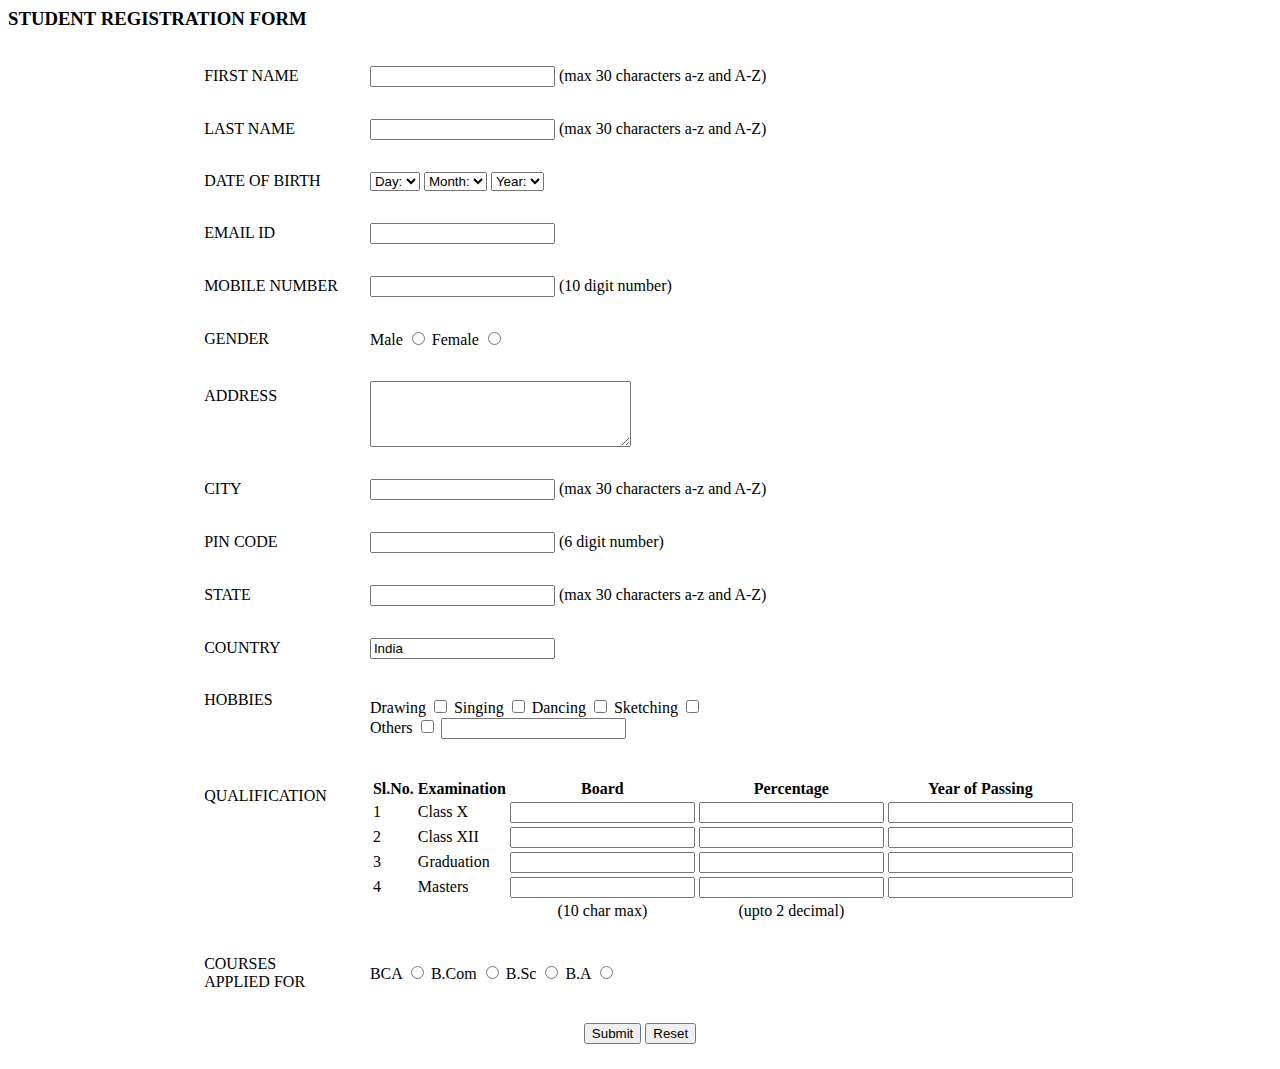
<file: index.html>
<html>
<head>
<title>Student Registration Form</title>

</head>
 
<body>
<h3>STUDENT REGISTRATION FORM</h3>

 
<table align="center" cellpadding = "15">
 
<!----- First Name ---------------------------------------------------------->
<tr>
<td>FIRST NAME</td>
<td><input type="text" name="First_Name" maxlength="30"/>
(max 30 characters a-z and A-Z)
</td>
</tr>
 
<!----- Last Name ---------------------------------------------------------->
<tr>
<td>LAST NAME</td>
<td><input type="text" name="Last_Name" maxlength="30"/>
(max 30 characters a-z and A-Z)
</td>
</tr>
 
<!----- Date Of Birth -------------------------------------------------------->
<tr>
<td>DATE OF BIRTH</td>
 
<td>
<select name="Birthday_day" id="Birthday_Day">
<option value="-1">Day:</option>
<option value="1">1</option>
<option value="2">2</option>
<option value="3">3</option>
 
<option value="4">4</option>
<option value="5">5</option>
<option value="6">6</option>
<option value="7">7</option>
<option value="8">8</option>
<option value="9">9</option>
<option value="10">10</option>
<option value="11">11</option>
<option value="12">12</option>
 
<option value="13">13</option>
<option value="14">14</option>
<option value="15">15</option>
<option value="16">16</option>
<option value="17">17</option>
<option value="18">18</option>
<option value="19">19</option>
<option value="20">20</option>
<option value="21">21</option>
 
<option value="22">22</option>
<option value="23">23</option>
<option value="24">24</option>
<option value="25">25</option>
<option value="26">26</option>
<option value="27">27</option>
<option value="28">28</option>
<option value="29">29</option>
<option value="30">30</option>
 
<option value="31">31</option>
</select>
 
<select id="Birthday_Month" name="Birthday_Month">
<option value="-1">Month:</option>
<option value="January">Jan</option>
<option value="February">Feb</option>
<option value="March">Mar</option>
<option value="April">Apr</option>
<option value="May">May</option>
<option value="June">Jun</option>
<option value="July">Jul</option>
<option value="August">Aug</option>
<option value="September">Sep</option>
<option value="October">Oct</option>
<option value="November">Nov</option>
<option value="December">Dec</option>
</select>
 
<select name="Birthday_Year" id="Birthday_Year">
 
<option value="-1">Year:</option>
<option value="2012">2012</option>
<option value="2011">2011</option>
<option value="2010">2010</option>
<option value="2009">2009</option>
<option value="2008">2008</option>
<option value="2007">2007</option>
<option value="2006">2006</option>
<option value="2005">2005</option>
<option value="2004">2004</option>
<option value="2003">2003</option>
<option value="2002">2002</option>
<option value="2001">2001</option>
<option value="2000">2000</option>
 
<option value="1999">1999</option>
<option value="1998">1998</option>
<option value="1997">1997</option>
<option value="1996">1996</option>
<option value="1995">1995</option>
<option value="1994">1994</option>
<option value="1993">1993</option>
<option value="1992">1992</option>
<option value="1991">1991</option>
<option value="1990">1990</option>
 
<option value="1989">1989</option>
<option value="1988">1988</option>
<option value="1987">1987</option>
<option value="1986">1986</option>
<option value="1985">1985</option>
<option value="1984">1984</option>
<option value="1983">1983</option>
<option value="1982">1982</option>
<option value="1981">1981</option>
<option value="1980">1980</option>
</select>
</td>
</tr>
 
<!----- Email Id ---------------------------------------------------------->
<tr>
<td>EMAIL ID</td>
<td><input type="text" name="Email_Id" maxlength="100" /></td>
</tr>
 
<!----- Mobile Number ---------------------------------------------------------->
<tr>
<td>MOBILE NUMBER</td>
<td>
<input type="text" name="Mobile_Number" maxlength="10" />
(10 digit number)
</td>
</tr>
 
<!----- Gender ----------------------------------------------------------->
<tr>
<td>GENDER</td>
<td>
Male <input type="radio" name="Gender" value="Male" />
Female <input type="radio" name="Gender" value="Female" />
</td>
</tr>
 
<!----- Address ---------------------------------------------------------->
<tr>
<td>ADDRESS <br /><br /><br /></td>
<td><textarea name="Address" rows="4" cols="30"></textarea></td>
</tr>
 
<!----- City ---------------------------------------------------------->
<tr>
<td>CITY</td>
<td><input type="text" name="City" maxlength="30" />
(max 30 characters a-z and A-Z)
</td>
</tr>
 
<!----- Pin Code ---------------------------------------------------------->
<tr>
<td>PIN CODE</td>
<td><input type="text" name="Pin_Code" maxlength="6" />
(6 digit number)
</td>
</tr>
 
<!----- State ---------------------------------------------------------->
<tr>
<td>STATE</td>
<td><input type="text" name="State" maxlength="30" />
(max 30 characters a-z and A-Z)
</td>
</tr>
 
<!----- Country ---------------------------------------------------------->
<tr>
<td>COUNTRY</td>
<td><input type="text" name="Country" value="India" readonly="readonly" /></td>
</tr>
 
<!----- Hobbies ---------------------------------------------------------->
 
<tr>
<td>HOBBIES <br /><br /><br /></td>
 
<td>
Drawing
<input type="checkbox" name="Hobby_Drawing" value="Drawing" />
Singing
<input type="checkbox" name="Hobby_Singing" value="Singing" />
Dancing
<input type="checkbox" name="Hobby_Dancing" value="Dancing" />
Sketching
<input type="checkbox" name="Hobby_Cooking" value="Cooking" />
<br />
Others
<input type="checkbox" name="Hobby_Other" value="Other">
<input type="text" name="Other_Hobby" maxlength="30" />
</td>
</tr>
 
<!----- Qualification---------------------------------------------------------->
<tr>
<td>QUALIFICATION <br /><br /><br /><br /><br /><br /><br /></td>
 
<td>
<table>
 
<tr>
<td align="center"><b>Sl.No.</b></td>
<td align="center"><b>Examination</b></td>
<td align="center"><b>Board</b></td>
<td align="center"><b>Percentage</b></td>
<td align="center"><b>Year of Passing</b></td>
</tr>
 
<tr>
<td>1</td>
<td>Class X</td>
<td><input type="text" name="ClassX_Board" maxlength="30" /></td>
<td><input type="text" name="ClassX_Percentage" maxlength="30" /></td>
<td><input type="text" name="ClassX_YrOfPassing" maxlength="30" /></td>
</tr>
 
<tr>
<td>2</td>
<td>Class XII</td>
<td><input type="text" name="ClassXII_Board" maxlength="30" /></td>
<td><input type="text" name="ClassXII_Percentage" maxlength="30" /></td>
<td><input type="text" name="ClassXII_YrOfPassing" maxlength="30" /></td>
</tr>
 
<tr>
<td>3</td>
<td>Graduation</td>
<td><input type="text" name="Graduation_Board" maxlength="30" /></td>
<td><input type="text" name="Graduation_Percentage" maxlength="30" /></td>
<td><input type="text" name="Graduation_YrOfPassing" maxlength="30" /></td>
</tr>
 
<tr>
<td>4</td>
<td>Masters</td>
<td><input type="text" name="Masters_Board" maxlength="30" /></td>
<td><input type="text" name="Masters_Percentage" maxlength="30" /></td>
<td><input type="text" name="Masters_YrOfPassing" maxlength="30" /></td>
</tr>
 
<tr>
<td></td>
<td></td>
<td align="center">(10 char max)</td>
<td align="center">(upto 2 decimal)</td>
</tr>
</table>
 
</td>
</tr>
 
<!----- Course ---------------------------------------------------------->
<tr>
<td>COURSES<br />APPLIED FOR</td>
<td>
BCA
<input type="radio" name="Course_BCA" value="BCA">
B.Com
<input type="radio" name="Course_BCom" value="B.Com">
B.Sc
<input type="radio" name="Course_BSc" value="B.Sc">
B.A
<input type="radio" name="Course_BA" value="B.A">
</td>
</tr>
 
<!----- Submit and Reset ------------------------------------------------->
<tr>
<td colspan="2" align="center">
<input type="submit" value="Submit">
<input type="reset" value="Reset">
</td>
</tr>
</table>
 
</form>
 
</body>
</html>
</file>
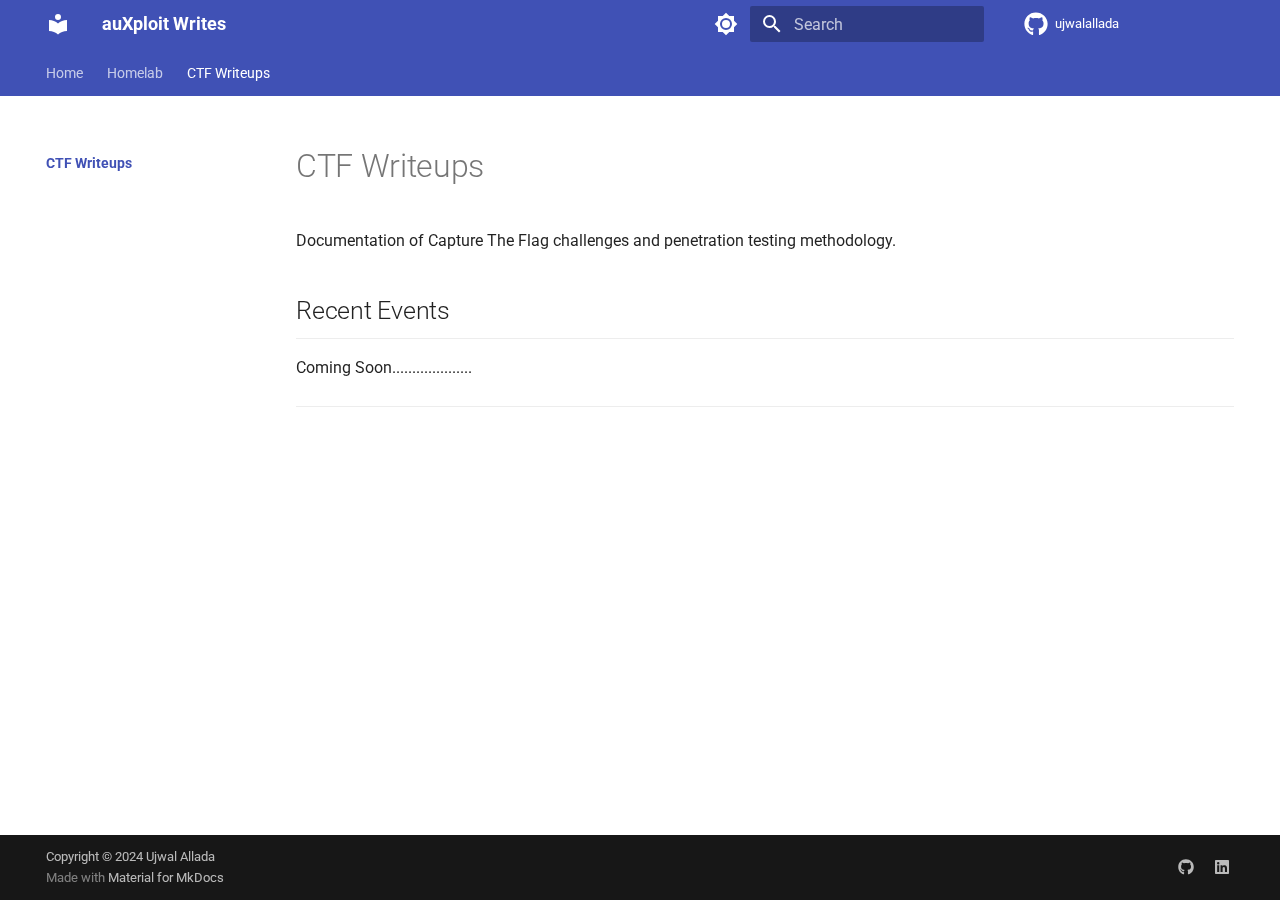
<file: ctf/index.html>
<!doctype html>
<html lang="en" class="no-js">
  <head>
    
      <meta charset="utf-8">
      <meta name="viewport" content="width=device-width,initial-scale=1">
      
        <meta name="description" content="Homelab projects and CTF writeups by Ujwal Allada">
      
      
        <meta name="author" content="Ujwal Allada">
      
      
      
        <link rel="prev" href="../homelab/network/wireguard-proxmox-vm/">
      
      
      
      <link rel="icon" href="../assets/images/favicon.png">
      <meta name="generator" content="mkdocs-1.6.1, mkdocs-material-9.6.23">
    
    
      
        <title>CTF Writeups - auXploit Writes</title>
      
    
    
      <link rel="stylesheet" href="../assets/stylesheets/main.84d31ad4.min.css">
      
        
        <link rel="stylesheet" href="../assets/stylesheets/palette.06af60db.min.css">
      
      


    
    
      
    
    
      
        
        
        <link rel="preconnect" href="https://fonts.gstatic.com" crossorigin>
        <link rel="stylesheet" href="https://fonts.googleapis.com/css?family=Roboto:300,300i,400,400i,700,700i%7CRoboto+Mono:400,400i,700,700i&display=fallback">
        <style>:root{--md-text-font:"Roboto";--md-code-font:"Roboto Mono"}</style>
      
    
    
      <link rel="stylesheet" href="../stylesheets/extra.css">
    
    <script>__md_scope=new URL("..",location),__md_hash=e=>[...e].reduce(((e,_)=>(e<<5)-e+_.charCodeAt(0)),0),__md_get=(e,_=localStorage,t=__md_scope)=>JSON.parse(_.getItem(t.pathname+"."+e)),__md_set=(e,_,t=localStorage,a=__md_scope)=>{try{t.setItem(a.pathname+"."+e,JSON.stringify(_))}catch(e){}}</script>
    
      

    
    
    
  </head>
  
  
    
    
      
    
    
    
    
    <body dir="ltr" data-md-color-scheme="default" data-md-color-primary="indigo" data-md-color-accent="indigo">
  
    
    <input class="md-toggle" data-md-toggle="drawer" type="checkbox" id="__drawer" autocomplete="off">
    <input class="md-toggle" data-md-toggle="search" type="checkbox" id="__search" autocomplete="off">
    <label class="md-overlay" for="__drawer"></label>
    <div data-md-component="skip">
      
        
        <a href="#ctf-writeups" class="md-skip">
          Skip to content
        </a>
      
    </div>
    <div data-md-component="announce">
      
    </div>
    
    
      

<header class="md-header" data-md-component="header">
  <nav class="md-header__inner md-grid" aria-label="Header">
    <a href=".." title="auXploit Writes" class="md-header__button md-logo" aria-label="auXploit Writes" data-md-component="logo">
      
  
  <svg xmlns="http://www.w3.org/2000/svg" viewBox="0 0 24 24"><path d="M12 8a3 3 0 0 0 3-3 3 3 0 0 0-3-3 3 3 0 0 0-3 3 3 3 0 0 0 3 3m0 3.54C9.64 9.35 6.5 8 3 8v11c3.5 0 6.64 1.35 9 3.54 2.36-2.19 5.5-3.54 9-3.54V8c-3.5 0-6.64 1.35-9 3.54"/></svg>

    </a>
    <label class="md-header__button md-icon" for="__drawer">
      
      <svg xmlns="http://www.w3.org/2000/svg" viewBox="0 0 24 24"><path d="M3 6h18v2H3zm0 5h18v2H3zm0 5h18v2H3z"/></svg>
    </label>
    <div class="md-header__title" data-md-component="header-title">
      <div class="md-header__ellipsis">
        <div class="md-header__topic">
          <span class="md-ellipsis">
            auXploit Writes
          </span>
        </div>
        <div class="md-header__topic" data-md-component="header-topic">
          <span class="md-ellipsis">
            
              CTF Writeups
            
          </span>
        </div>
      </div>
    </div>
    
      
        <form class="md-header__option" data-md-component="palette">
  
    
    
    
    <input class="md-option" data-md-color-media="" data-md-color-scheme="default" data-md-color-primary="indigo" data-md-color-accent="indigo"  aria-label="Switch to dark mode"  type="radio" name="__palette" id="__palette_0">
    
      <label class="md-header__button md-icon" title="Switch to dark mode" for="__palette_1" hidden>
        <svg xmlns="http://www.w3.org/2000/svg" viewBox="0 0 24 24"><path d="M12 8a4 4 0 0 0-4 4 4 4 0 0 0 4 4 4 4 0 0 0 4-4 4 4 0 0 0-4-4m0 10a6 6 0 0 1-6-6 6 6 0 0 1 6-6 6 6 0 0 1 6 6 6 6 0 0 1-6 6m8-9.31V4h-4.69L12 .69 8.69 4H4v4.69L.69 12 4 15.31V20h4.69L12 23.31 15.31 20H20v-4.69L23.31 12z"/></svg>
      </label>
    
  
    
    
    
    <input class="md-option" data-md-color-media="" data-md-color-scheme="slate" data-md-color-primary="indigo" data-md-color-accent="indigo"  aria-label="Switch to light mode"  type="radio" name="__palette" id="__palette_1">
    
      <label class="md-header__button md-icon" title="Switch to light mode" for="__palette_0" hidden>
        <svg xmlns="http://www.w3.org/2000/svg" viewBox="0 0 24 24"><path d="M12 18c-.89 0-1.74-.2-2.5-.55C11.56 16.5 13 14.42 13 12s-1.44-4.5-3.5-5.45C10.26 6.2 11.11 6 12 6a6 6 0 0 1 6 6 6 6 0 0 1-6 6m8-9.31V4h-4.69L12 .69 8.69 4H4v4.69L.69 12 4 15.31V20h4.69L12 23.31 15.31 20H20v-4.69L23.31 12z"/></svg>
      </label>
    
  
</form>
      
    
    
      <script>var palette=__md_get("__palette");if(palette&&palette.color){if("(prefers-color-scheme)"===palette.color.media){var media=matchMedia("(prefers-color-scheme: light)"),input=document.querySelector(media.matches?"[data-md-color-media='(prefers-color-scheme: light)']":"[data-md-color-media='(prefers-color-scheme: dark)']");palette.color.media=input.getAttribute("data-md-color-media"),palette.color.scheme=input.getAttribute("data-md-color-scheme"),palette.color.primary=input.getAttribute("data-md-color-primary"),palette.color.accent=input.getAttribute("data-md-color-accent")}for(var[key,value]of Object.entries(palette.color))document.body.setAttribute("data-md-color-"+key,value)}</script>
    
    
    
      
      
        <label class="md-header__button md-icon" for="__search">
          
          <svg xmlns="http://www.w3.org/2000/svg" viewBox="0 0 24 24"><path d="M9.5 3A6.5 6.5 0 0 1 16 9.5c0 1.61-.59 3.09-1.56 4.23l.27.27h.79l5 5-1.5 1.5-5-5v-.79l-.27-.27A6.52 6.52 0 0 1 9.5 16 6.5 6.5 0 0 1 3 9.5 6.5 6.5 0 0 1 9.5 3m0 2C7 5 5 7 5 9.5S7 14 9.5 14 14 12 14 9.5 12 5 9.5 5"/></svg>
        </label>
        <div class="md-search" data-md-component="search" role="dialog">
  <label class="md-search__overlay" for="__search"></label>
  <div class="md-search__inner" role="search">
    <form class="md-search__form" name="search">
      <input type="text" class="md-search__input" name="query" aria-label="Search" placeholder="Search" autocapitalize="off" autocorrect="off" autocomplete="off" spellcheck="false" data-md-component="search-query" required>
      <label class="md-search__icon md-icon" for="__search">
        
        <svg xmlns="http://www.w3.org/2000/svg" viewBox="0 0 24 24"><path d="M9.5 3A6.5 6.5 0 0 1 16 9.5c0 1.61-.59 3.09-1.56 4.23l.27.27h.79l5 5-1.5 1.5-5-5v-.79l-.27-.27A6.52 6.52 0 0 1 9.5 16 6.5 6.5 0 0 1 3 9.5 6.5 6.5 0 0 1 9.5 3m0 2C7 5 5 7 5 9.5S7 14 9.5 14 14 12 14 9.5 12 5 9.5 5"/></svg>
        
        <svg xmlns="http://www.w3.org/2000/svg" viewBox="0 0 24 24"><path d="M20 11v2H8l5.5 5.5-1.42 1.42L4.16 12l7.92-7.92L13.5 5.5 8 11z"/></svg>
      </label>
      <nav class="md-search__options" aria-label="Search">
        
        <button type="reset" class="md-search__icon md-icon" title="Clear" aria-label="Clear" tabindex="-1">
          
          <svg xmlns="http://www.w3.org/2000/svg" viewBox="0 0 24 24"><path d="M19 6.41 17.59 5 12 10.59 6.41 5 5 6.41 10.59 12 5 17.59 6.41 19 12 13.41 17.59 19 19 17.59 13.41 12z"/></svg>
        </button>
      </nav>
      
        <div class="md-search__suggest" data-md-component="search-suggest"></div>
      
    </form>
    <div class="md-search__output">
      <div class="md-search__scrollwrap" tabindex="0" data-md-scrollfix>
        <div class="md-search-result" data-md-component="search-result">
          <div class="md-search-result__meta">
            Initializing search
          </div>
          <ol class="md-search-result__list" role="presentation"></ol>
        </div>
      </div>
    </div>
  </div>
</div>
      
    
    
      <div class="md-header__source">
        <a href="https://github.com/ujwalallada/ujwalallada.github.io" title="Go to repository" class="md-source" data-md-component="source">
  <div class="md-source__icon md-icon">
    
    <svg xmlns="http://www.w3.org/2000/svg" viewBox="0 0 512 512"><!--! Font Awesome Free 7.1.0 by @fontawesome - https://fontawesome.com License - https://fontawesome.com/license/free (Icons: CC BY 4.0, Fonts: SIL OFL 1.1, Code: MIT License) Copyright 2025 Fonticons, Inc.--><path d="M173.9 397.4c0 2-2.3 3.6-5.2 3.6-3.3.3-5.6-1.3-5.6-3.6 0-2 2.3-3.6 5.2-3.6 3-.3 5.6 1.3 5.6 3.6m-31.1-4.5c-.7 2 1.3 4.3 4.3 4.9 2.6 1 5.6 0 6.2-2s-1.3-4.3-4.3-5.2c-2.6-.7-5.5.3-6.2 2.3m44.2-1.7c-2.9.7-4.9 2.6-4.6 4.9.3 2 2.9 3.3 5.9 2.6 2.9-.7 4.9-2.6 4.6-4.6-.3-1.9-3-3.2-5.9-2.9M252.8 8C114.1 8 8 113.3 8 252c0 110.9 69.8 205.8 169.5 239.2 12.8 2.3 17.3-5.6 17.3-12.1 0-6.2-.3-40.4-.3-61.4 0 0-70 15-84.7-29.8 0 0-11.4-29.1-27.8-36.6 0 0-22.9-15.7 1.6-15.4 0 0 24.9 2 38.6 25.8 21.9 38.6 58.6 27.5 72.9 20.9 2.3-16 8.8-27.1 16-33.7-55.9-6.2-112.3-14.3-112.3-110.5 0-27.5 7.6-41.3 23.6-58.9-2.6-6.5-11.1-33.3 2.6-67.9 20.9-6.5 69 27 69 27 20-5.6 41.5-8.5 62.8-8.5s42.8 2.9 62.8 8.5c0 0 48.1-33.6 69-27 13.7 34.7 5.2 61.4 2.6 67.9 16 17.7 25.8 31.5 25.8 58.9 0 96.5-58.9 104.2-114.8 110.5 9.2 7.9 17 22.9 17 46.4 0 33.7-.3 75.4-.3 83.6 0 6.5 4.6 14.4 17.3 12.1C436.2 457.8 504 362.9 504 252 504 113.3 391.5 8 252.8 8M105.2 352.9c-1.3 1-1 3.3.7 5.2 1.6 1.6 3.9 2.3 5.2 1 1.3-1 1-3.3-.7-5.2-1.6-1.6-3.9-2.3-5.2-1m-10.8-8.1c-.7 1.3.3 2.9 2.3 3.9 1.6 1 3.6.7 4.3-.7.7-1.3-.3-2.9-2.3-3.9-2-.6-3.6-.3-4.3.7m32.4 35.6c-1.6 1.3-1 4.3 1.3 6.2 2.3 2.3 5.2 2.6 6.5 1 1.3-1.3.7-4.3-1.3-6.2-2.2-2.3-5.2-2.6-6.5-1m-11.4-14.7c-1.6 1-1.6 3.6 0 5.9s4.3 3.3 5.6 2.3c1.6-1.3 1.6-3.9 0-6.2-1.4-2.3-4-3.3-5.6-2"/></svg>
  </div>
  <div class="md-source__repository">
    ujwalallada
  </div>
</a>
      </div>
    
  </nav>
  
</header>
    
    <div class="md-container" data-md-component="container">
      
      
        
          
            
<nav class="md-tabs" aria-label="Tabs" data-md-component="tabs">
  <div class="md-grid">
    <ul class="md-tabs__list">
      
        
  
  
  
  
    <li class="md-tabs__item">
      <a href=".." class="md-tabs__link">
        
  
  
    
  
  Home

      </a>
    </li>
  

      
        
  
  
  
  
    
    
      <li class="md-tabs__item">
        <a href="../homelab/" class="md-tabs__link">
          
  
  
    
  
  Homelab

        </a>
      </li>
    
  

      
        
  
  
  
    
  
  
    
    
      <li class="md-tabs__item md-tabs__item--active">
        <a href="./" class="md-tabs__link">
          
  
  
    
  
  CTF Writeups

        </a>
      </li>
    
  

      
    </ul>
  </div>
</nav>
          
        
      
      <main class="md-main" data-md-component="main">
        <div class="md-main__inner md-grid">
          
            
              
              <div class="md-sidebar md-sidebar--primary" data-md-component="sidebar" data-md-type="navigation" >
                <div class="md-sidebar__scrollwrap">
                  <div class="md-sidebar__inner">
                    


  


  

<nav class="md-nav md-nav--primary md-nav--lifted md-nav--integrated" aria-label="Navigation" data-md-level="0">
  <label class="md-nav__title" for="__drawer">
    <a href=".." title="auXploit Writes" class="md-nav__button md-logo" aria-label="auXploit Writes" data-md-component="logo">
      
  
  <svg xmlns="http://www.w3.org/2000/svg" viewBox="0 0 24 24"><path d="M12 8a3 3 0 0 0 3-3 3 3 0 0 0-3-3 3 3 0 0 0-3 3 3 3 0 0 0 3 3m0 3.54C9.64 9.35 6.5 8 3 8v11c3.5 0 6.64 1.35 9 3.54 2.36-2.19 5.5-3.54 9-3.54V8c-3.5 0-6.64 1.35-9 3.54"/></svg>

    </a>
    auXploit Writes
  </label>
  
    <div class="md-nav__source">
      <a href="https://github.com/ujwalallada/ujwalallada.github.io" title="Go to repository" class="md-source" data-md-component="source">
  <div class="md-source__icon md-icon">
    
    <svg xmlns="http://www.w3.org/2000/svg" viewBox="0 0 512 512"><!--! Font Awesome Free 7.1.0 by @fontawesome - https://fontawesome.com License - https://fontawesome.com/license/free (Icons: CC BY 4.0, Fonts: SIL OFL 1.1, Code: MIT License) Copyright 2025 Fonticons, Inc.--><path d="M173.9 397.4c0 2-2.3 3.6-5.2 3.6-3.3.3-5.6-1.3-5.6-3.6 0-2 2.3-3.6 5.2-3.6 3-.3 5.6 1.3 5.6 3.6m-31.1-4.5c-.7 2 1.3 4.3 4.3 4.9 2.6 1 5.6 0 6.2-2s-1.3-4.3-4.3-5.2c-2.6-.7-5.5.3-6.2 2.3m44.2-1.7c-2.9.7-4.9 2.6-4.6 4.9.3 2 2.9 3.3 5.9 2.6 2.9-.7 4.9-2.6 4.6-4.6-.3-1.9-3-3.2-5.9-2.9M252.8 8C114.1 8 8 113.3 8 252c0 110.9 69.8 205.8 169.5 239.2 12.8 2.3 17.3-5.6 17.3-12.1 0-6.2-.3-40.4-.3-61.4 0 0-70 15-84.7-29.8 0 0-11.4-29.1-27.8-36.6 0 0-22.9-15.7 1.6-15.4 0 0 24.9 2 38.6 25.8 21.9 38.6 58.6 27.5 72.9 20.9 2.3-16 8.8-27.1 16-33.7-55.9-6.2-112.3-14.3-112.3-110.5 0-27.5 7.6-41.3 23.6-58.9-2.6-6.5-11.1-33.3 2.6-67.9 20.9-6.5 69 27 69 27 20-5.6 41.5-8.5 62.8-8.5s42.8 2.9 62.8 8.5c0 0 48.1-33.6 69-27 13.7 34.7 5.2 61.4 2.6 67.9 16 17.7 25.8 31.5 25.8 58.9 0 96.5-58.9 104.2-114.8 110.5 9.2 7.9 17 22.9 17 46.4 0 33.7-.3 75.4-.3 83.6 0 6.5 4.6 14.4 17.3 12.1C436.2 457.8 504 362.9 504 252 504 113.3 391.5 8 252.8 8M105.2 352.9c-1.3 1-1 3.3.7 5.2 1.6 1.6 3.9 2.3 5.2 1 1.3-1 1-3.3-.7-5.2-1.6-1.6-3.9-2.3-5.2-1m-10.8-8.1c-.7 1.3.3 2.9 2.3 3.9 1.6 1 3.6.7 4.3-.7.7-1.3-.3-2.9-2.3-3.9-2-.6-3.6-.3-4.3.7m32.4 35.6c-1.6 1.3-1 4.3 1.3 6.2 2.3 2.3 5.2 2.6 6.5 1 1.3-1.3.7-4.3-1.3-6.2-2.2-2.3-5.2-2.6-6.5-1m-11.4-14.7c-1.6 1-1.6 3.6 0 5.9s4.3 3.3 5.6 2.3c1.6-1.3 1.6-3.9 0-6.2-1.4-2.3-4-3.3-5.6-2"/></svg>
  </div>
  <div class="md-source__repository">
    ujwalallada
  </div>
</a>
    </div>
  
  <ul class="md-nav__list" data-md-scrollfix>
    
      
      
  
  
  
  
    <li class="md-nav__item">
      <a href=".." class="md-nav__link">
        
  
  
  <span class="md-ellipsis">
    Home
    
  </span>
  

      </a>
    </li>
  

    
      
      
  
  
  
  
    
    
      
        
          
        
      
        
      
    
    
    
      
      
        
      
    
    
    <li class="md-nav__item md-nav__item--nested">
      
        
        
          
        
        <input class="md-nav__toggle md-toggle md-toggle--indeterminate" type="checkbox" id="__nav_2" >
        
          
          <div class="md-nav__link md-nav__container">
            <a href="../homelab/" class="md-nav__link ">
              
  
  
  <span class="md-ellipsis">
    Homelab
    
  </span>
  

            </a>
            
              
              <label class="md-nav__link " for="__nav_2" id="__nav_2_label" tabindex="0">
                <span class="md-nav__icon md-icon"></span>
              </label>
            
          </div>
        
        <nav class="md-nav" data-md-level="1" aria-labelledby="__nav_2_label" aria-expanded="false">
          <label class="md-nav__title" for="__nav_2">
            <span class="md-nav__icon md-icon"></span>
            Homelab
          </label>
          <ul class="md-nav__list" data-md-scrollfix>
            
              
            
              
                
  
  
  
  
    
    
      
        
      
        
      
    
    
    
      
      
        
      
    
    
    <li class="md-nav__item md-nav__item--nested">
      
        
        
          
        
        <input class="md-nav__toggle md-toggle md-toggle--indeterminate" type="checkbox" id="__nav_2_2" >
        
          
          <label class="md-nav__link" for="__nav_2_2" id="__nav_2_2_label" tabindex="0">
            
  
  
  <span class="md-ellipsis">
    Secure Remote Management of Proxmox Using VPN
    
  </span>
  

            <span class="md-nav__icon md-icon"></span>
          </label>
        
        <nav class="md-nav" data-md-level="2" aria-labelledby="__nav_2_2_label" aria-expanded="false">
          <label class="md-nav__title" for="__nav_2_2">
            <span class="md-nav__icon md-icon"></span>
            Secure Remote Management of Proxmox Using VPN
          </label>
          <ul class="md-nav__list" data-md-scrollfix>
            
              
                
  
  
  
  
    <li class="md-nav__item">
      <a href="../homelab/network/wireguard-proxmox-lxc/" class="md-nav__link">
        
  
  
  <span class="md-ellipsis">
    WireGuard on Proxmox (LXC)
    
  </span>
  

      </a>
    </li>
  

              
            
              
                
  
  
  
  
    <li class="md-nav__item">
      <a href="../homelab/network/wireguard-proxmox-vm/" class="md-nav__link">
        
  
  
  <span class="md-ellipsis">
    WireGuard on Proxmox Debian VM
    
  </span>
  

      </a>
    </li>
  

              
            
          </ul>
        </nav>
      
    </li>
  

              
            
          </ul>
        </nav>
      
    </li>
  

    
      
      
  
  
    
  
  
  
    
    
      
        
          
        
      
    
    
    
      
        
        
      
      
        
      
    
    
    <li class="md-nav__item md-nav__item--active md-nav__item--section md-nav__item--nested">
      
        
        
        <input class="md-nav__toggle md-toggle " type="checkbox" id="__nav_3" checked>
        
          
          <div class="md-nav__link md-nav__container">
            <a href="./" class="md-nav__link md-nav__link--active">
              
  
  
  <span class="md-ellipsis">
    CTF Writeups
    
  </span>
  

            </a>
            
          </div>
        
        <nav class="md-nav" data-md-level="1" aria-labelledby="__nav_3_label" aria-expanded="true">
          <label class="md-nav__title" for="__nav_3">
            <span class="md-nav__icon md-icon"></span>
            CTF Writeups
          </label>
          <ul class="md-nav__list" data-md-scrollfix>
            
              
            
          </ul>
        </nav>
      
    </li>
  

    
  </ul>
</nav>
                  </div>
                </div>
              </div>
            
            
          
          
            <div class="md-content" data-md-component="content">
              <article class="md-content__inner md-typeset">
                
                  


  
  


<h1 id="ctf-writeups">CTF Writeups</h1>
<p>Documentation of Capture The Flag challenges and penetration testing methodology.</p>
<h2 id="recent-events">Recent Events</h2>
<p>Coming Soon....................</p>
<hr />












                
              </article>
            </div>
          
          
<script>var target=document.getElementById(location.hash.slice(1));target&&target.name&&(target.checked=target.name.startsWith("__tabbed_"))</script>
        </div>
        
          <button type="button" class="md-top md-icon" data-md-component="top" hidden>
  
  <svg xmlns="http://www.w3.org/2000/svg" viewBox="0 0 24 24"><path d="M13 20h-2V8l-5.5 5.5-1.42-1.42L12 4.16l7.92 7.92-1.42 1.42L13 8z"/></svg>
  Back to top
</button>
        
      </main>
      
        <footer class="md-footer">
  
  <div class="md-footer-meta md-typeset">
    <div class="md-footer-meta__inner md-grid">
      <div class="md-copyright">
  
    <div class="md-copyright__highlight">
      Copyright &copy; 2024 Ujwal Allada
    </div>
  
  
    Made with
    <a href="https://squidfunk.github.io/mkdocs-material/" target="_blank" rel="noopener">
      Material for MkDocs
    </a>
  
</div>
      
        
<div class="md-social">
  
    
    
    
    
    <a href="https://github.com/ujwalallada" target="_blank" rel="noopener" title="GitHub Profile" class="md-social__link">
      <svg xmlns="http://www.w3.org/2000/svg" viewBox="0 0 512 512"><!--! Font Awesome Free 7.1.0 by @fontawesome - https://fontawesome.com License - https://fontawesome.com/license/free (Icons: CC BY 4.0, Fonts: SIL OFL 1.1, Code: MIT License) Copyright 2025 Fonticons, Inc.--><path d="M173.9 397.4c0 2-2.3 3.6-5.2 3.6-3.3.3-5.6-1.3-5.6-3.6 0-2 2.3-3.6 5.2-3.6 3-.3 5.6 1.3 5.6 3.6m-31.1-4.5c-.7 2 1.3 4.3 4.3 4.9 2.6 1 5.6 0 6.2-2s-1.3-4.3-4.3-5.2c-2.6-.7-5.5.3-6.2 2.3m44.2-1.7c-2.9.7-4.9 2.6-4.6 4.9.3 2 2.9 3.3 5.9 2.6 2.9-.7 4.9-2.6 4.6-4.6-.3-1.9-3-3.2-5.9-2.9M252.8 8C114.1 8 8 113.3 8 252c0 110.9 69.8 205.8 169.5 239.2 12.8 2.3 17.3-5.6 17.3-12.1 0-6.2-.3-40.4-.3-61.4 0 0-70 15-84.7-29.8 0 0-11.4-29.1-27.8-36.6 0 0-22.9-15.7 1.6-15.4 0 0 24.9 2 38.6 25.8 21.9 38.6 58.6 27.5 72.9 20.9 2.3-16 8.8-27.1 16-33.7-55.9-6.2-112.3-14.3-112.3-110.5 0-27.5 7.6-41.3 23.6-58.9-2.6-6.5-11.1-33.3 2.6-67.9 20.9-6.5 69 27 69 27 20-5.6 41.5-8.5 62.8-8.5s42.8 2.9 62.8 8.5c0 0 48.1-33.6 69-27 13.7 34.7 5.2 61.4 2.6 67.9 16 17.7 25.8 31.5 25.8 58.9 0 96.5-58.9 104.2-114.8 110.5 9.2 7.9 17 22.9 17 46.4 0 33.7-.3 75.4-.3 83.6 0 6.5 4.6 14.4 17.3 12.1C436.2 457.8 504 362.9 504 252 504 113.3 391.5 8 252.8 8M105.2 352.9c-1.3 1-1 3.3.7 5.2 1.6 1.6 3.9 2.3 5.2 1 1.3-1 1-3.3-.7-5.2-1.6-1.6-3.9-2.3-5.2-1m-10.8-8.1c-.7 1.3.3 2.9 2.3 3.9 1.6 1 3.6.7 4.3-.7.7-1.3-.3-2.9-2.3-3.9-2-.6-3.6-.3-4.3.7m32.4 35.6c-1.6 1.3-1 4.3 1.3 6.2 2.3 2.3 5.2 2.6 6.5 1 1.3-1.3.7-4.3-1.3-6.2-2.2-2.3-5.2-2.6-6.5-1m-11.4-14.7c-1.6 1-1.6 3.6 0 5.9s4.3 3.3 5.6 2.3c1.6-1.3 1.6-3.9 0-6.2-1.4-2.3-4-3.3-5.6-2"/></svg>
    </a>
  
    
    
    
    
    <a href="https://linkedin.com/in/ujwalallada" target="_blank" rel="noopener" title="LinkedIn Profile" class="md-social__link">
      <svg xmlns="http://www.w3.org/2000/svg" viewBox="0 0 448 512"><!--! Font Awesome Free 7.1.0 by @fontawesome - https://fontawesome.com License - https://fontawesome.com/license/free (Icons: CC BY 4.0, Fonts: SIL OFL 1.1, Code: MIT License) Copyright 2025 Fonticons, Inc.--><path d="M416 32H31.9C14.3 32 0 46.5 0 64.3v383.4C0 465.5 14.3 480 31.9 480H416c17.6 0 32-14.5 32-32.3V64.3c0-17.8-14.4-32.3-32-32.3M135.4 416H69V202.2h66.5V416zM102.2 96a38.5 38.5 0 1 1 0 77 38.5 38.5 0 1 1 0-77m282.1 320h-66.4V312c0-24.8-.5-56.7-34.5-56.7-34.6 0-39.9 27-39.9 54.9V416h-66.4V202.2h63.7v29.2h.9c8.9-16.8 30.6-34.5 62.9-34.5 67.2 0 79.7 44.3 79.7 101.9z"/></svg>
    </a>
  
</div>
      
    </div>
  </div>
</footer>
      
    </div>
    <div class="md-dialog" data-md-component="dialog">
      <div class="md-dialog__inner md-typeset"></div>
    </div>
    
    
    
      
      <script id="__config" type="application/json">{"base": "..", "features": ["navigation.tabs", "navigation.sections", "navigation.expand", "navigation.path", "navigation.top", "navigation.indexes", "toc.follow", "toc.integrate", "search.suggest", "search.highlight", "content.code.copy", "content.code.annotate"], "search": "../assets/javascripts/workers/search.973d3a69.min.js", "tags": null, "translations": {"clipboard.copied": "Copied to clipboard", "clipboard.copy": "Copy to clipboard", "search.result.more.one": "1 more on this page", "search.result.more.other": "# more on this page", "search.result.none": "No matching documents", "search.result.one": "1 matching document", "search.result.other": "# matching documents", "search.result.placeholder": "Type to start searching", "search.result.term.missing": "Missing", "select.version": "Select version"}, "version": null}</script>
    
    
      <script src="../assets/javascripts/bundle.f55a23d4.min.js"></script>
      
    
  </body>
</html>
</file>
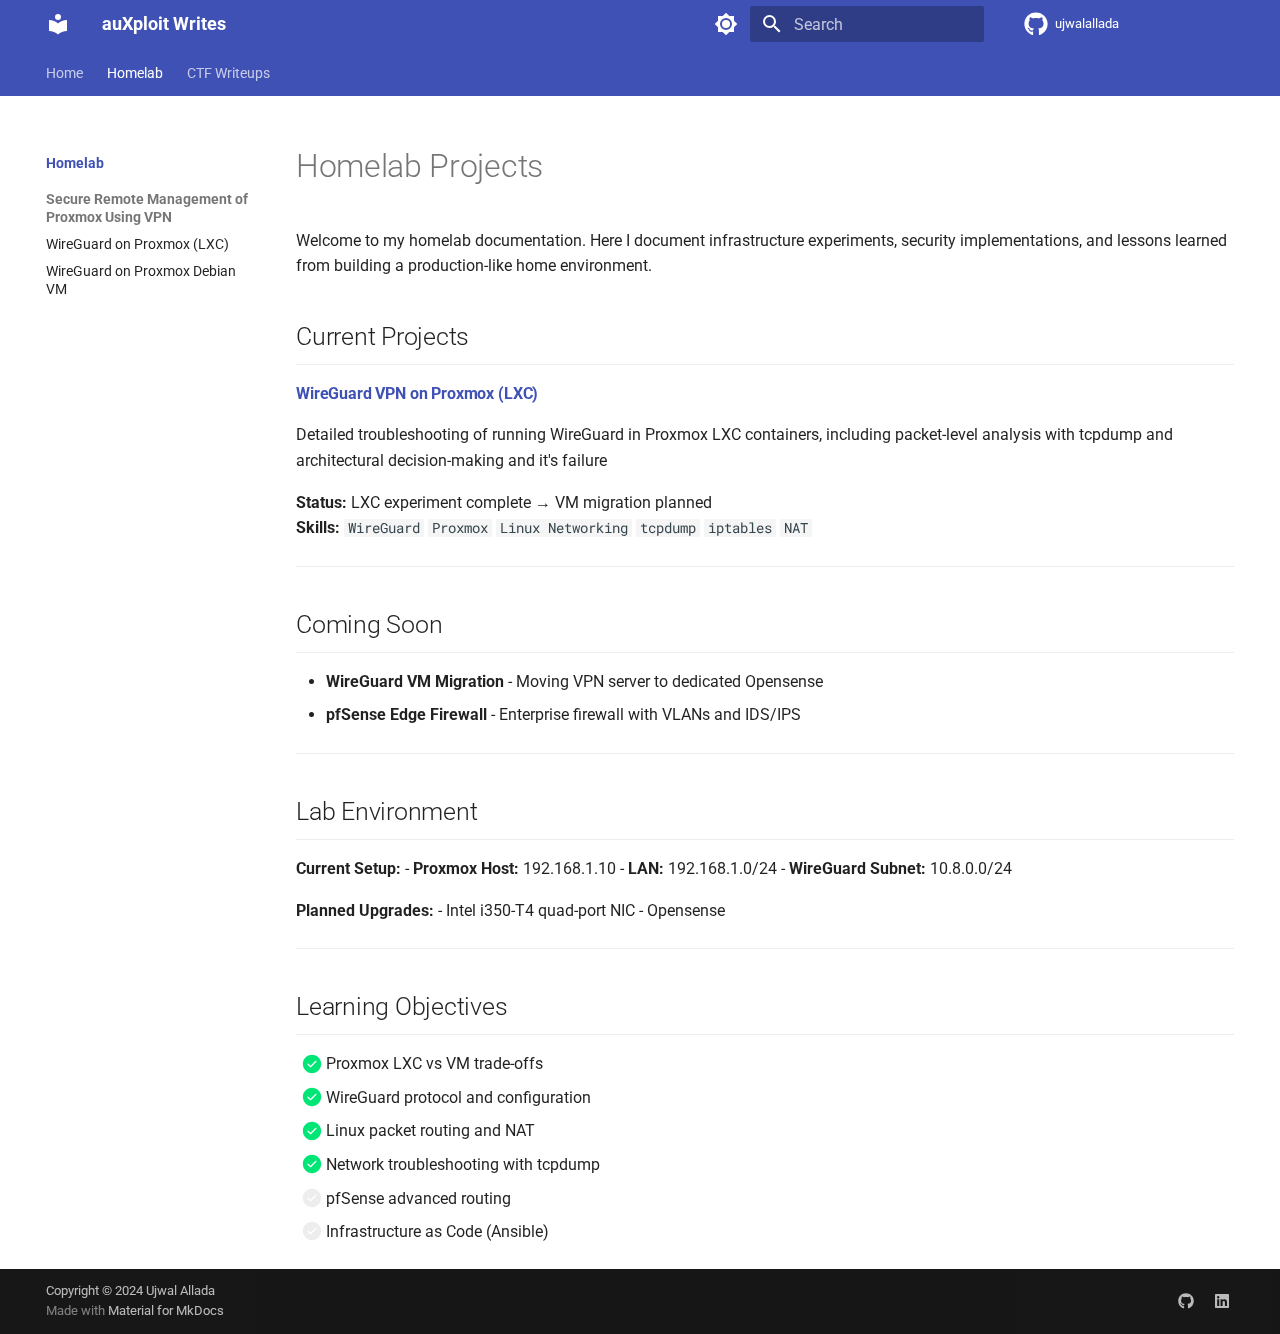
<file: homelab/index.html>
<!doctype html>
<html lang="en" class="no-js">
  <head>
    
      <meta charset="utf-8">
      <meta name="viewport" content="width=device-width,initial-scale=1">
      
        <meta name="description" content="Homelab projects and CTF writeups by Ujwal Allada">
      
      
        <meta name="author" content="Ujwal Allada">
      
      
      
        <link rel="prev" href="..">
      
      
        <link rel="next" href="network/wireguard-proxmox-lxc/">
      
      
      <link rel="icon" href="../assets/images/favicon.png">
      <meta name="generator" content="mkdocs-1.6.1, mkdocs-material-9.6.23">
    
    
      
        <title>Homelab Projects - auXploit Writes</title>
      
    
    
      <link rel="stylesheet" href="../assets/stylesheets/main.84d31ad4.min.css">
      
        
        <link rel="stylesheet" href="../assets/stylesheets/palette.06af60db.min.css">
      
      


    
    
      
    
    
      
        
        
        <link rel="preconnect" href="https://fonts.gstatic.com" crossorigin>
        <link rel="stylesheet" href="https://fonts.googleapis.com/css?family=Roboto:300,300i,400,400i,700,700i%7CRoboto+Mono:400,400i,700,700i&display=fallback">
        <style>:root{--md-text-font:"Roboto";--md-code-font:"Roboto Mono"}</style>
      
    
    
      <link rel="stylesheet" href="../stylesheets/extra.css">
    
    <script>__md_scope=new URL("..",location),__md_hash=e=>[...e].reduce(((e,_)=>(e<<5)-e+_.charCodeAt(0)),0),__md_get=(e,_=localStorage,t=__md_scope)=>JSON.parse(_.getItem(t.pathname+"."+e)),__md_set=(e,_,t=localStorage,a=__md_scope)=>{try{t.setItem(a.pathname+"."+e,JSON.stringify(_))}catch(e){}}</script>
    
      

    
    
    
  </head>
  
  
    
    
      
    
    
    
    
    <body dir="ltr" data-md-color-scheme="default" data-md-color-primary="indigo" data-md-color-accent="indigo">
  
    
    <input class="md-toggle" data-md-toggle="drawer" type="checkbox" id="__drawer" autocomplete="off">
    <input class="md-toggle" data-md-toggle="search" type="checkbox" id="__search" autocomplete="off">
    <label class="md-overlay" for="__drawer"></label>
    <div data-md-component="skip">
      
        
        <a href="#homelab-projects" class="md-skip">
          Skip to content
        </a>
      
    </div>
    <div data-md-component="announce">
      
    </div>
    
    
      

<header class="md-header" data-md-component="header">
  <nav class="md-header__inner md-grid" aria-label="Header">
    <a href=".." title="auXploit Writes" class="md-header__button md-logo" aria-label="auXploit Writes" data-md-component="logo">
      
  
  <svg xmlns="http://www.w3.org/2000/svg" viewBox="0 0 24 24"><path d="M12 8a3 3 0 0 0 3-3 3 3 0 0 0-3-3 3 3 0 0 0-3 3 3 3 0 0 0 3 3m0 3.54C9.64 9.35 6.5 8 3 8v11c3.5 0 6.64 1.35 9 3.54 2.36-2.19 5.5-3.54 9-3.54V8c-3.5 0-6.64 1.35-9 3.54"/></svg>

    </a>
    <label class="md-header__button md-icon" for="__drawer">
      
      <svg xmlns="http://www.w3.org/2000/svg" viewBox="0 0 24 24"><path d="M3 6h18v2H3zm0 5h18v2H3zm0 5h18v2H3z"/></svg>
    </label>
    <div class="md-header__title" data-md-component="header-title">
      <div class="md-header__ellipsis">
        <div class="md-header__topic">
          <span class="md-ellipsis">
            auXploit Writes
          </span>
        </div>
        <div class="md-header__topic" data-md-component="header-topic">
          <span class="md-ellipsis">
            
              Homelab Projects
            
          </span>
        </div>
      </div>
    </div>
    
      
        <form class="md-header__option" data-md-component="palette">
  
    
    
    
    <input class="md-option" data-md-color-media="" data-md-color-scheme="default" data-md-color-primary="indigo" data-md-color-accent="indigo"  aria-label="Switch to dark mode"  type="radio" name="__palette" id="__palette_0">
    
      <label class="md-header__button md-icon" title="Switch to dark mode" for="__palette_1" hidden>
        <svg xmlns="http://www.w3.org/2000/svg" viewBox="0 0 24 24"><path d="M12 8a4 4 0 0 0-4 4 4 4 0 0 0 4 4 4 4 0 0 0 4-4 4 4 0 0 0-4-4m0 10a6 6 0 0 1-6-6 6 6 0 0 1 6-6 6 6 0 0 1 6 6 6 6 0 0 1-6 6m8-9.31V4h-4.69L12 .69 8.69 4H4v4.69L.69 12 4 15.31V20h4.69L12 23.31 15.31 20H20v-4.69L23.31 12z"/></svg>
      </label>
    
  
    
    
    
    <input class="md-option" data-md-color-media="" data-md-color-scheme="slate" data-md-color-primary="indigo" data-md-color-accent="indigo"  aria-label="Switch to light mode"  type="radio" name="__palette" id="__palette_1">
    
      <label class="md-header__button md-icon" title="Switch to light mode" for="__palette_0" hidden>
        <svg xmlns="http://www.w3.org/2000/svg" viewBox="0 0 24 24"><path d="M12 18c-.89 0-1.74-.2-2.5-.55C11.56 16.5 13 14.42 13 12s-1.44-4.5-3.5-5.45C10.26 6.2 11.11 6 12 6a6 6 0 0 1 6 6 6 6 0 0 1-6 6m8-9.31V4h-4.69L12 .69 8.69 4H4v4.69L.69 12 4 15.31V20h4.69L12 23.31 15.31 20H20v-4.69L23.31 12z"/></svg>
      </label>
    
  
</form>
      
    
    
      <script>var palette=__md_get("__palette");if(palette&&palette.color){if("(prefers-color-scheme)"===palette.color.media){var media=matchMedia("(prefers-color-scheme: light)"),input=document.querySelector(media.matches?"[data-md-color-media='(prefers-color-scheme: light)']":"[data-md-color-media='(prefers-color-scheme: dark)']");palette.color.media=input.getAttribute("data-md-color-media"),palette.color.scheme=input.getAttribute("data-md-color-scheme"),palette.color.primary=input.getAttribute("data-md-color-primary"),palette.color.accent=input.getAttribute("data-md-color-accent")}for(var[key,value]of Object.entries(palette.color))document.body.setAttribute("data-md-color-"+key,value)}</script>
    
    
    
      
      
        <label class="md-header__button md-icon" for="__search">
          
          <svg xmlns="http://www.w3.org/2000/svg" viewBox="0 0 24 24"><path d="M9.5 3A6.5 6.5 0 0 1 16 9.5c0 1.61-.59 3.09-1.56 4.23l.27.27h.79l5 5-1.5 1.5-5-5v-.79l-.27-.27A6.52 6.52 0 0 1 9.5 16 6.5 6.5 0 0 1 3 9.5 6.5 6.5 0 0 1 9.5 3m0 2C7 5 5 7 5 9.5S7 14 9.5 14 14 12 14 9.5 12 5 9.5 5"/></svg>
        </label>
        <div class="md-search" data-md-component="search" role="dialog">
  <label class="md-search__overlay" for="__search"></label>
  <div class="md-search__inner" role="search">
    <form class="md-search__form" name="search">
      <input type="text" class="md-search__input" name="query" aria-label="Search" placeholder="Search" autocapitalize="off" autocorrect="off" autocomplete="off" spellcheck="false" data-md-component="search-query" required>
      <label class="md-search__icon md-icon" for="__search">
        
        <svg xmlns="http://www.w3.org/2000/svg" viewBox="0 0 24 24"><path d="M9.5 3A6.5 6.5 0 0 1 16 9.5c0 1.61-.59 3.09-1.56 4.23l.27.27h.79l5 5-1.5 1.5-5-5v-.79l-.27-.27A6.52 6.52 0 0 1 9.5 16 6.5 6.5 0 0 1 3 9.5 6.5 6.5 0 0 1 9.5 3m0 2C7 5 5 7 5 9.5S7 14 9.5 14 14 12 14 9.5 12 5 9.5 5"/></svg>
        
        <svg xmlns="http://www.w3.org/2000/svg" viewBox="0 0 24 24"><path d="M20 11v2H8l5.5 5.5-1.42 1.42L4.16 12l7.92-7.92L13.5 5.5 8 11z"/></svg>
      </label>
      <nav class="md-search__options" aria-label="Search">
        
        <button type="reset" class="md-search__icon md-icon" title="Clear" aria-label="Clear" tabindex="-1">
          
          <svg xmlns="http://www.w3.org/2000/svg" viewBox="0 0 24 24"><path d="M19 6.41 17.59 5 12 10.59 6.41 5 5 6.41 10.59 12 5 17.59 6.41 19 12 13.41 17.59 19 19 17.59 13.41 12z"/></svg>
        </button>
      </nav>
      
        <div class="md-search__suggest" data-md-component="search-suggest"></div>
      
    </form>
    <div class="md-search__output">
      <div class="md-search__scrollwrap" tabindex="0" data-md-scrollfix>
        <div class="md-search-result" data-md-component="search-result">
          <div class="md-search-result__meta">
            Initializing search
          </div>
          <ol class="md-search-result__list" role="presentation"></ol>
        </div>
      </div>
    </div>
  </div>
</div>
      
    
    
      <div class="md-header__source">
        <a href="https://github.com/ujwalallada/ujwalallada.github.io" title="Go to repository" class="md-source" data-md-component="source">
  <div class="md-source__icon md-icon">
    
    <svg xmlns="http://www.w3.org/2000/svg" viewBox="0 0 512 512"><!--! Font Awesome Free 7.1.0 by @fontawesome - https://fontawesome.com License - https://fontawesome.com/license/free (Icons: CC BY 4.0, Fonts: SIL OFL 1.1, Code: MIT License) Copyright 2025 Fonticons, Inc.--><path d="M173.9 397.4c0 2-2.3 3.6-5.2 3.6-3.3.3-5.6-1.3-5.6-3.6 0-2 2.3-3.6 5.2-3.6 3-.3 5.6 1.3 5.6 3.6m-31.1-4.5c-.7 2 1.3 4.3 4.3 4.9 2.6 1 5.6 0 6.2-2s-1.3-4.3-4.3-5.2c-2.6-.7-5.5.3-6.2 2.3m44.2-1.7c-2.9.7-4.9 2.6-4.6 4.9.3 2 2.9 3.3 5.9 2.6 2.9-.7 4.9-2.6 4.6-4.6-.3-1.9-3-3.2-5.9-2.9M252.8 8C114.1 8 8 113.3 8 252c0 110.9 69.8 205.8 169.5 239.2 12.8 2.3 17.3-5.6 17.3-12.1 0-6.2-.3-40.4-.3-61.4 0 0-70 15-84.7-29.8 0 0-11.4-29.1-27.8-36.6 0 0-22.9-15.7 1.6-15.4 0 0 24.9 2 38.6 25.8 21.9 38.6 58.6 27.5 72.9 20.9 2.3-16 8.8-27.1 16-33.7-55.9-6.2-112.3-14.3-112.3-110.5 0-27.5 7.6-41.3 23.6-58.9-2.6-6.5-11.1-33.3 2.6-67.9 20.9-6.5 69 27 69 27 20-5.6 41.5-8.5 62.8-8.5s42.8 2.9 62.8 8.5c0 0 48.1-33.6 69-27 13.7 34.7 5.2 61.4 2.6 67.9 16 17.7 25.8 31.5 25.8 58.9 0 96.5-58.9 104.2-114.8 110.5 9.2 7.9 17 22.9 17 46.4 0 33.7-.3 75.4-.3 83.6 0 6.5 4.6 14.4 17.3 12.1C436.2 457.8 504 362.9 504 252 504 113.3 391.5 8 252.8 8M105.2 352.9c-1.3 1-1 3.3.7 5.2 1.6 1.6 3.9 2.3 5.2 1 1.3-1 1-3.3-.7-5.2-1.6-1.6-3.9-2.3-5.2-1m-10.8-8.1c-.7 1.3.3 2.9 2.3 3.9 1.6 1 3.6.7 4.3-.7.7-1.3-.3-2.9-2.3-3.9-2-.6-3.6-.3-4.3.7m32.4 35.6c-1.6 1.3-1 4.3 1.3 6.2 2.3 2.3 5.2 2.6 6.5 1 1.3-1.3.7-4.3-1.3-6.2-2.2-2.3-5.2-2.6-6.5-1m-11.4-14.7c-1.6 1-1.6 3.6 0 5.9s4.3 3.3 5.6 2.3c1.6-1.3 1.6-3.9 0-6.2-1.4-2.3-4-3.3-5.6-2"/></svg>
  </div>
  <div class="md-source__repository">
    ujwalallada
  </div>
</a>
      </div>
    
  </nav>
  
</header>
    
    <div class="md-container" data-md-component="container">
      
      
        
          
            
<nav class="md-tabs" aria-label="Tabs" data-md-component="tabs">
  <div class="md-grid">
    <ul class="md-tabs__list">
      
        
  
  
  
  
    <li class="md-tabs__item">
      <a href=".." class="md-tabs__link">
        
  
  
    
  
  Home

      </a>
    </li>
  

      
        
  
  
  
    
  
  
    
    
      <li class="md-tabs__item md-tabs__item--active">
        <a href="./" class="md-tabs__link">
          
  
  
    
  
  Homelab

        </a>
      </li>
    
  

      
        
  
  
  
  
    
    
      <li class="md-tabs__item">
        <a href="../ctf/" class="md-tabs__link">
          
  
  
    
  
  CTF Writeups

        </a>
      </li>
    
  

      
    </ul>
  </div>
</nav>
          
        
      
      <main class="md-main" data-md-component="main">
        <div class="md-main__inner md-grid">
          
            
              
              <div class="md-sidebar md-sidebar--primary" data-md-component="sidebar" data-md-type="navigation" >
                <div class="md-sidebar__scrollwrap">
                  <div class="md-sidebar__inner">
                    


  


  

<nav class="md-nav md-nav--primary md-nav--lifted md-nav--integrated" aria-label="Navigation" data-md-level="0">
  <label class="md-nav__title" for="__drawer">
    <a href=".." title="auXploit Writes" class="md-nav__button md-logo" aria-label="auXploit Writes" data-md-component="logo">
      
  
  <svg xmlns="http://www.w3.org/2000/svg" viewBox="0 0 24 24"><path d="M12 8a3 3 0 0 0 3-3 3 3 0 0 0-3-3 3 3 0 0 0-3 3 3 3 0 0 0 3 3m0 3.54C9.64 9.35 6.5 8 3 8v11c3.5 0 6.64 1.35 9 3.54 2.36-2.19 5.5-3.54 9-3.54V8c-3.5 0-6.64 1.35-9 3.54"/></svg>

    </a>
    auXploit Writes
  </label>
  
    <div class="md-nav__source">
      <a href="https://github.com/ujwalallada/ujwalallada.github.io" title="Go to repository" class="md-source" data-md-component="source">
  <div class="md-source__icon md-icon">
    
    <svg xmlns="http://www.w3.org/2000/svg" viewBox="0 0 512 512"><!--! Font Awesome Free 7.1.0 by @fontawesome - https://fontawesome.com License - https://fontawesome.com/license/free (Icons: CC BY 4.0, Fonts: SIL OFL 1.1, Code: MIT License) Copyright 2025 Fonticons, Inc.--><path d="M173.9 397.4c0 2-2.3 3.6-5.2 3.6-3.3.3-5.6-1.3-5.6-3.6 0-2 2.3-3.6 5.2-3.6 3-.3 5.6 1.3 5.6 3.6m-31.1-4.5c-.7 2 1.3 4.3 4.3 4.9 2.6 1 5.6 0 6.2-2s-1.3-4.3-4.3-5.2c-2.6-.7-5.5.3-6.2 2.3m44.2-1.7c-2.9.7-4.9 2.6-4.6 4.9.3 2 2.9 3.3 5.9 2.6 2.9-.7 4.9-2.6 4.6-4.6-.3-1.9-3-3.2-5.9-2.9M252.8 8C114.1 8 8 113.3 8 252c0 110.9 69.8 205.8 169.5 239.2 12.8 2.3 17.3-5.6 17.3-12.1 0-6.2-.3-40.4-.3-61.4 0 0-70 15-84.7-29.8 0 0-11.4-29.1-27.8-36.6 0 0-22.9-15.7 1.6-15.4 0 0 24.9 2 38.6 25.8 21.9 38.6 58.6 27.5 72.9 20.9 2.3-16 8.8-27.1 16-33.7-55.9-6.2-112.3-14.3-112.3-110.5 0-27.5 7.6-41.3 23.6-58.9-2.6-6.5-11.1-33.3 2.6-67.9 20.9-6.5 69 27 69 27 20-5.6 41.5-8.5 62.8-8.5s42.8 2.9 62.8 8.5c0 0 48.1-33.6 69-27 13.7 34.7 5.2 61.4 2.6 67.9 16 17.7 25.8 31.5 25.8 58.9 0 96.5-58.9 104.2-114.8 110.5 9.2 7.9 17 22.9 17 46.4 0 33.7-.3 75.4-.3 83.6 0 6.5 4.6 14.4 17.3 12.1C436.2 457.8 504 362.9 504 252 504 113.3 391.5 8 252.8 8M105.2 352.9c-1.3 1-1 3.3.7 5.2 1.6 1.6 3.9 2.3 5.2 1 1.3-1 1-3.3-.7-5.2-1.6-1.6-3.9-2.3-5.2-1m-10.8-8.1c-.7 1.3.3 2.9 2.3 3.9 1.6 1 3.6.7 4.3-.7.7-1.3-.3-2.9-2.3-3.9-2-.6-3.6-.3-4.3.7m32.4 35.6c-1.6 1.3-1 4.3 1.3 6.2 2.3 2.3 5.2 2.6 6.5 1 1.3-1.3.7-4.3-1.3-6.2-2.2-2.3-5.2-2.6-6.5-1m-11.4-14.7c-1.6 1-1.6 3.6 0 5.9s4.3 3.3 5.6 2.3c1.6-1.3 1.6-3.9 0-6.2-1.4-2.3-4-3.3-5.6-2"/></svg>
  </div>
  <div class="md-source__repository">
    ujwalallada
  </div>
</a>
    </div>
  
  <ul class="md-nav__list" data-md-scrollfix>
    
      
      
  
  
  
  
    <li class="md-nav__item">
      <a href=".." class="md-nav__link">
        
  
  
  <span class="md-ellipsis">
    Home
    
  </span>
  

      </a>
    </li>
  

    
      
      
  
  
    
  
  
  
    
    
      
        
          
        
      
        
      
    
    
    
      
        
        
      
      
        
      
    
    
    <li class="md-nav__item md-nav__item--active md-nav__item--section md-nav__item--nested">
      
        
        
        <input class="md-nav__toggle md-toggle " type="checkbox" id="__nav_2" checked>
        
          
          <div class="md-nav__link md-nav__container">
            <a href="./" class="md-nav__link md-nav__link--active">
              
  
  
  <span class="md-ellipsis">
    Homelab
    
  </span>
  

            </a>
            
              
              <label class="md-nav__link md-nav__link--active" for="__nav_2" id="__nav_2_label" tabindex="">
                <span class="md-nav__icon md-icon"></span>
              </label>
            
          </div>
        
        <nav class="md-nav" data-md-level="1" aria-labelledby="__nav_2_label" aria-expanded="true">
          <label class="md-nav__title" for="__nav_2">
            <span class="md-nav__icon md-icon"></span>
            Homelab
          </label>
          <ul class="md-nav__list" data-md-scrollfix>
            
              
            
              
                
  
  
  
  
    
    
      
        
      
        
      
    
    
    
      
      
        
          
          
        
      
    
    
    <li class="md-nav__item md-nav__item--section md-nav__item--nested">
      
        
        
          
        
        <input class="md-nav__toggle md-toggle md-toggle--indeterminate" type="checkbox" id="__nav_2_2" >
        
          
          <label class="md-nav__link" for="__nav_2_2" id="__nav_2_2_label" tabindex="">
            
  
  
  <span class="md-ellipsis">
    Secure Remote Management of Proxmox Using VPN
    
  </span>
  

            <span class="md-nav__icon md-icon"></span>
          </label>
        
        <nav class="md-nav" data-md-level="2" aria-labelledby="__nav_2_2_label" aria-expanded="false">
          <label class="md-nav__title" for="__nav_2_2">
            <span class="md-nav__icon md-icon"></span>
            Secure Remote Management of Proxmox Using VPN
          </label>
          <ul class="md-nav__list" data-md-scrollfix>
            
              
                
  
  
  
  
    <li class="md-nav__item">
      <a href="network/wireguard-proxmox-lxc/" class="md-nav__link">
        
  
  
  <span class="md-ellipsis">
    WireGuard on Proxmox (LXC)
    
  </span>
  

      </a>
    </li>
  

              
            
              
                
  
  
  
  
    <li class="md-nav__item">
      <a href="network/wireguard-proxmox-vm/" class="md-nav__link">
        
  
  
  <span class="md-ellipsis">
    WireGuard on Proxmox Debian VM
    
  </span>
  

      </a>
    </li>
  

              
            
          </ul>
        </nav>
      
    </li>
  

              
            
          </ul>
        </nav>
      
    </li>
  

    
      
      
  
  
  
  
    
    
      
        
          
        
      
    
    
    
      
      
        
      
    
    
    <li class="md-nav__item md-nav__item--nested">
      
        
        
          
        
        <input class="md-nav__toggle md-toggle md-toggle--indeterminate" type="checkbox" id="__nav_3" >
        
          
          <div class="md-nav__link md-nav__container">
            <a href="../ctf/" class="md-nav__link ">
              
  
  
  <span class="md-ellipsis">
    CTF Writeups
    
  </span>
  

            </a>
            
          </div>
        
        <nav class="md-nav" data-md-level="1" aria-labelledby="__nav_3_label" aria-expanded="false">
          <label class="md-nav__title" for="__nav_3">
            <span class="md-nav__icon md-icon"></span>
            CTF Writeups
          </label>
          <ul class="md-nav__list" data-md-scrollfix>
            
              
            
          </ul>
        </nav>
      
    </li>
  

    
  </ul>
</nav>
                  </div>
                </div>
              </div>
            
            
          
          
            <div class="md-content" data-md-component="content">
              <article class="md-content__inner md-typeset">
                
                  


  
  


<h1 id="homelab-projects">Homelab Projects</h1>
<p>Welcome to my homelab documentation. Here I document infrastructure experiments, security implementations, and lessons learned from building a production-like home environment.</p>
<h2 id="current-projects">Current Projects</h2>
<h4 id="wireguard-vpn-on-proxmox-lxc"><a href="network/wireguard-proxmox-lxc/">WireGuard VPN on Proxmox (LXC)</a></h4>
<p>Detailed troubleshooting of running WireGuard in Proxmox LXC containers, including packet-level analysis with tcpdump and architectural decision-making and it's failure</p>
<p><strong>Status:</strong> LXC experiment complete → VM migration planned<br />
<strong>Skills:</strong> <code>WireGuard</code> <code>Proxmox</code> <code>Linux Networking</code> <code>tcpdump</code> <code>iptables</code> <code>NAT</code></p>
<hr />
<h2 id="coming-soon">Coming Soon</h2>
<ul>
<li><strong>WireGuard VM Migration</strong> - Moving VPN server to dedicated Opensense</li>
<li><strong>pfSense Edge Firewall</strong> - Enterprise firewall with VLANs and IDS/IPS</li>
</ul>
<hr />
<h2 id="lab-environment">Lab Environment</h2>
<p><strong>Current Setup:</strong>
- <strong>Proxmox Host:</strong> 192.168.1.10
- <strong>LAN:</strong> 192.168.1.0/24
- <strong>WireGuard Subnet:</strong> 10.8.0.0/24</p>
<p><strong>Planned Upgrades:</strong>
- Intel i350-T4 quad-port NIC
- Opensense</p>
<hr />
<h2 id="learning-objectives">Learning Objectives</h2>
<ul class="task-list">
<li class="task-list-item"><label class="task-list-control"><input type="checkbox" disabled checked/><span class="task-list-indicator"></span></label> Proxmox LXC vs VM trade-offs</li>
<li class="task-list-item"><label class="task-list-control"><input type="checkbox" disabled checked/><span class="task-list-indicator"></span></label> WireGuard protocol and configuration</li>
<li class="task-list-item"><label class="task-list-control"><input type="checkbox" disabled checked/><span class="task-list-indicator"></span></label> Linux packet routing and NAT</li>
<li class="task-list-item"><label class="task-list-control"><input type="checkbox" disabled checked/><span class="task-list-indicator"></span></label> Network troubleshooting with tcpdump</li>
<li class="task-list-item"><label class="task-list-control"><input type="checkbox" disabled/><span class="task-list-indicator"></span></label> pfSense advanced routing</li>
<li class="task-list-item"><label class="task-list-control"><input type="checkbox" disabled/><span class="task-list-indicator"></span></label> Infrastructure as Code (Ansible)</li>
</ul>












                
              </article>
            </div>
          
          
<script>var target=document.getElementById(location.hash.slice(1));target&&target.name&&(target.checked=target.name.startsWith("__tabbed_"))</script>
        </div>
        
          <button type="button" class="md-top md-icon" data-md-component="top" hidden>
  
  <svg xmlns="http://www.w3.org/2000/svg" viewBox="0 0 24 24"><path d="M13 20h-2V8l-5.5 5.5-1.42-1.42L12 4.16l7.92 7.92-1.42 1.42L13 8z"/></svg>
  Back to top
</button>
        
      </main>
      
        <footer class="md-footer">
  
  <div class="md-footer-meta md-typeset">
    <div class="md-footer-meta__inner md-grid">
      <div class="md-copyright">
  
    <div class="md-copyright__highlight">
      Copyright &copy; 2024 Ujwal Allada
    </div>
  
  
    Made with
    <a href="https://squidfunk.github.io/mkdocs-material/" target="_blank" rel="noopener">
      Material for MkDocs
    </a>
  
</div>
      
        
<div class="md-social">
  
    
    
    
    
    <a href="https://github.com/ujwalallada" target="_blank" rel="noopener" title="GitHub Profile" class="md-social__link">
      <svg xmlns="http://www.w3.org/2000/svg" viewBox="0 0 512 512"><!--! Font Awesome Free 7.1.0 by @fontawesome - https://fontawesome.com License - https://fontawesome.com/license/free (Icons: CC BY 4.0, Fonts: SIL OFL 1.1, Code: MIT License) Copyright 2025 Fonticons, Inc.--><path d="M173.9 397.4c0 2-2.3 3.6-5.2 3.6-3.3.3-5.6-1.3-5.6-3.6 0-2 2.3-3.6 5.2-3.6 3-.3 5.6 1.3 5.6 3.6m-31.1-4.5c-.7 2 1.3 4.3 4.3 4.9 2.6 1 5.6 0 6.2-2s-1.3-4.3-4.3-5.2c-2.6-.7-5.5.3-6.2 2.3m44.2-1.7c-2.9.7-4.9 2.6-4.6 4.9.3 2 2.9 3.3 5.9 2.6 2.9-.7 4.9-2.6 4.6-4.6-.3-1.9-3-3.2-5.9-2.9M252.8 8C114.1 8 8 113.3 8 252c0 110.9 69.8 205.8 169.5 239.2 12.8 2.3 17.3-5.6 17.3-12.1 0-6.2-.3-40.4-.3-61.4 0 0-70 15-84.7-29.8 0 0-11.4-29.1-27.8-36.6 0 0-22.9-15.7 1.6-15.4 0 0 24.9 2 38.6 25.8 21.9 38.6 58.6 27.5 72.9 20.9 2.3-16 8.8-27.1 16-33.7-55.9-6.2-112.3-14.3-112.3-110.5 0-27.5 7.6-41.3 23.6-58.9-2.6-6.5-11.1-33.3 2.6-67.9 20.9-6.5 69 27 69 27 20-5.6 41.5-8.5 62.8-8.5s42.8 2.9 62.8 8.5c0 0 48.1-33.6 69-27 13.7 34.7 5.2 61.4 2.6 67.9 16 17.7 25.8 31.5 25.8 58.9 0 96.5-58.9 104.2-114.8 110.5 9.2 7.9 17 22.9 17 46.4 0 33.7-.3 75.4-.3 83.6 0 6.5 4.6 14.4 17.3 12.1C436.2 457.8 504 362.9 504 252 504 113.3 391.5 8 252.8 8M105.2 352.9c-1.3 1-1 3.3.7 5.2 1.6 1.6 3.9 2.3 5.2 1 1.3-1 1-3.3-.7-5.2-1.6-1.6-3.9-2.3-5.2-1m-10.8-8.1c-.7 1.3.3 2.9 2.3 3.9 1.6 1 3.6.7 4.3-.7.7-1.3-.3-2.9-2.3-3.9-2-.6-3.6-.3-4.3.7m32.4 35.6c-1.6 1.3-1 4.3 1.3 6.2 2.3 2.3 5.2 2.6 6.5 1 1.3-1.3.7-4.3-1.3-6.2-2.2-2.3-5.2-2.6-6.5-1m-11.4-14.7c-1.6 1-1.6 3.6 0 5.9s4.3 3.3 5.6 2.3c1.6-1.3 1.6-3.9 0-6.2-1.4-2.3-4-3.3-5.6-2"/></svg>
    </a>
  
    
    
    
    
    <a href="https://linkedin.com/in/ujwalallada" target="_blank" rel="noopener" title="LinkedIn Profile" class="md-social__link">
      <svg xmlns="http://www.w3.org/2000/svg" viewBox="0 0 448 512"><!--! Font Awesome Free 7.1.0 by @fontawesome - https://fontawesome.com License - https://fontawesome.com/license/free (Icons: CC BY 4.0, Fonts: SIL OFL 1.1, Code: MIT License) Copyright 2025 Fonticons, Inc.--><path d="M416 32H31.9C14.3 32 0 46.5 0 64.3v383.4C0 465.5 14.3 480 31.9 480H416c17.6 0 32-14.5 32-32.3V64.3c0-17.8-14.4-32.3-32-32.3M135.4 416H69V202.2h66.5V416zM102.2 96a38.5 38.5 0 1 1 0 77 38.5 38.5 0 1 1 0-77m282.1 320h-66.4V312c0-24.8-.5-56.7-34.5-56.7-34.6 0-39.9 27-39.9 54.9V416h-66.4V202.2h63.7v29.2h.9c8.9-16.8 30.6-34.5 62.9-34.5 67.2 0 79.7 44.3 79.7 101.9z"/></svg>
    </a>
  
</div>
      
    </div>
  </div>
</footer>
      
    </div>
    <div class="md-dialog" data-md-component="dialog">
      <div class="md-dialog__inner md-typeset"></div>
    </div>
    
    
    
      
      <script id="__config" type="application/json">{"base": "..", "features": ["navigation.tabs", "navigation.sections", "navigation.expand", "navigation.path", "navigation.top", "navigation.indexes", "toc.follow", "toc.integrate", "search.suggest", "search.highlight", "content.code.copy", "content.code.annotate"], "search": "../assets/javascripts/workers/search.973d3a69.min.js", "tags": null, "translations": {"clipboard.copied": "Copied to clipboard", "clipboard.copy": "Copy to clipboard", "search.result.more.one": "1 more on this page", "search.result.more.other": "# more on this page", "search.result.none": "No matching documents", "search.result.one": "1 matching document", "search.result.other": "# matching documents", "search.result.placeholder": "Type to start searching", "search.result.term.missing": "Missing", "select.version": "Select version"}, "version": null}</script>
    
    
      <script src="../assets/javascripts/bundle.f55a23d4.min.js"></script>
      
    
  </body>
</html>
</file>
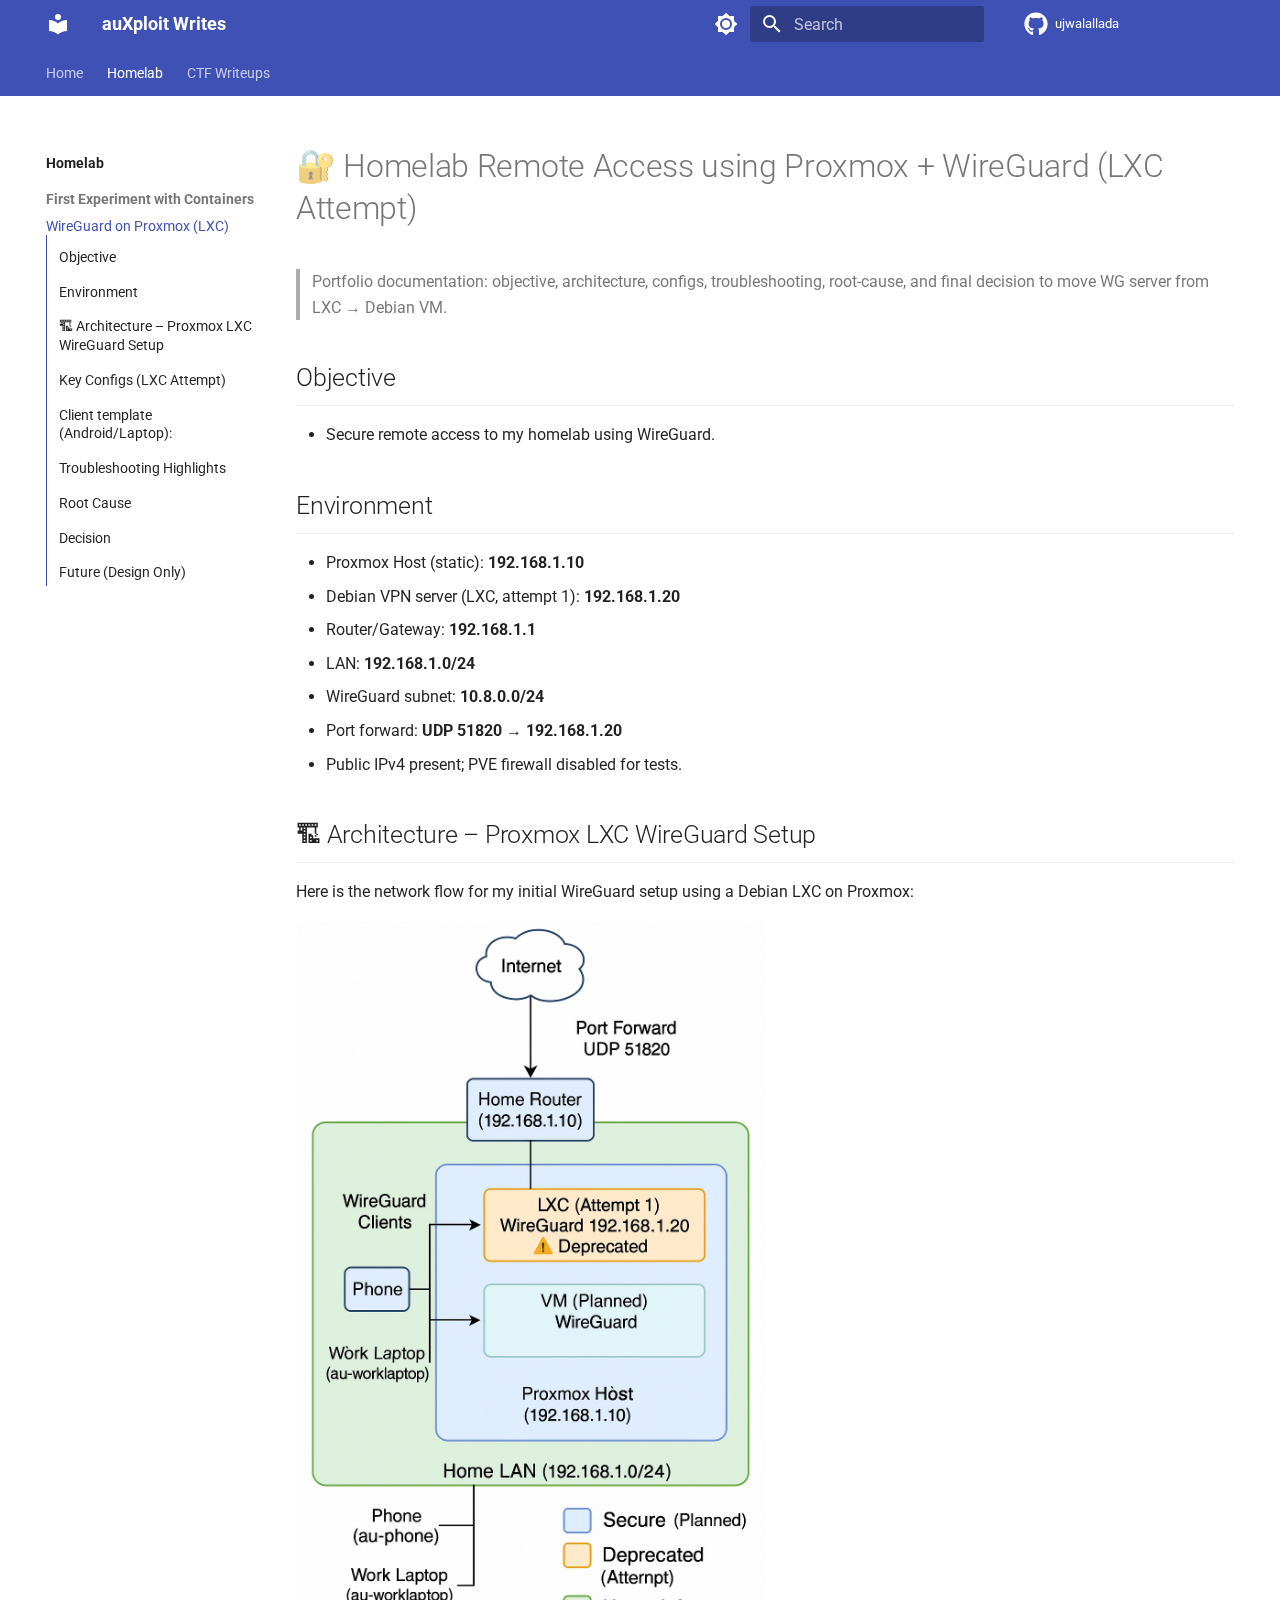
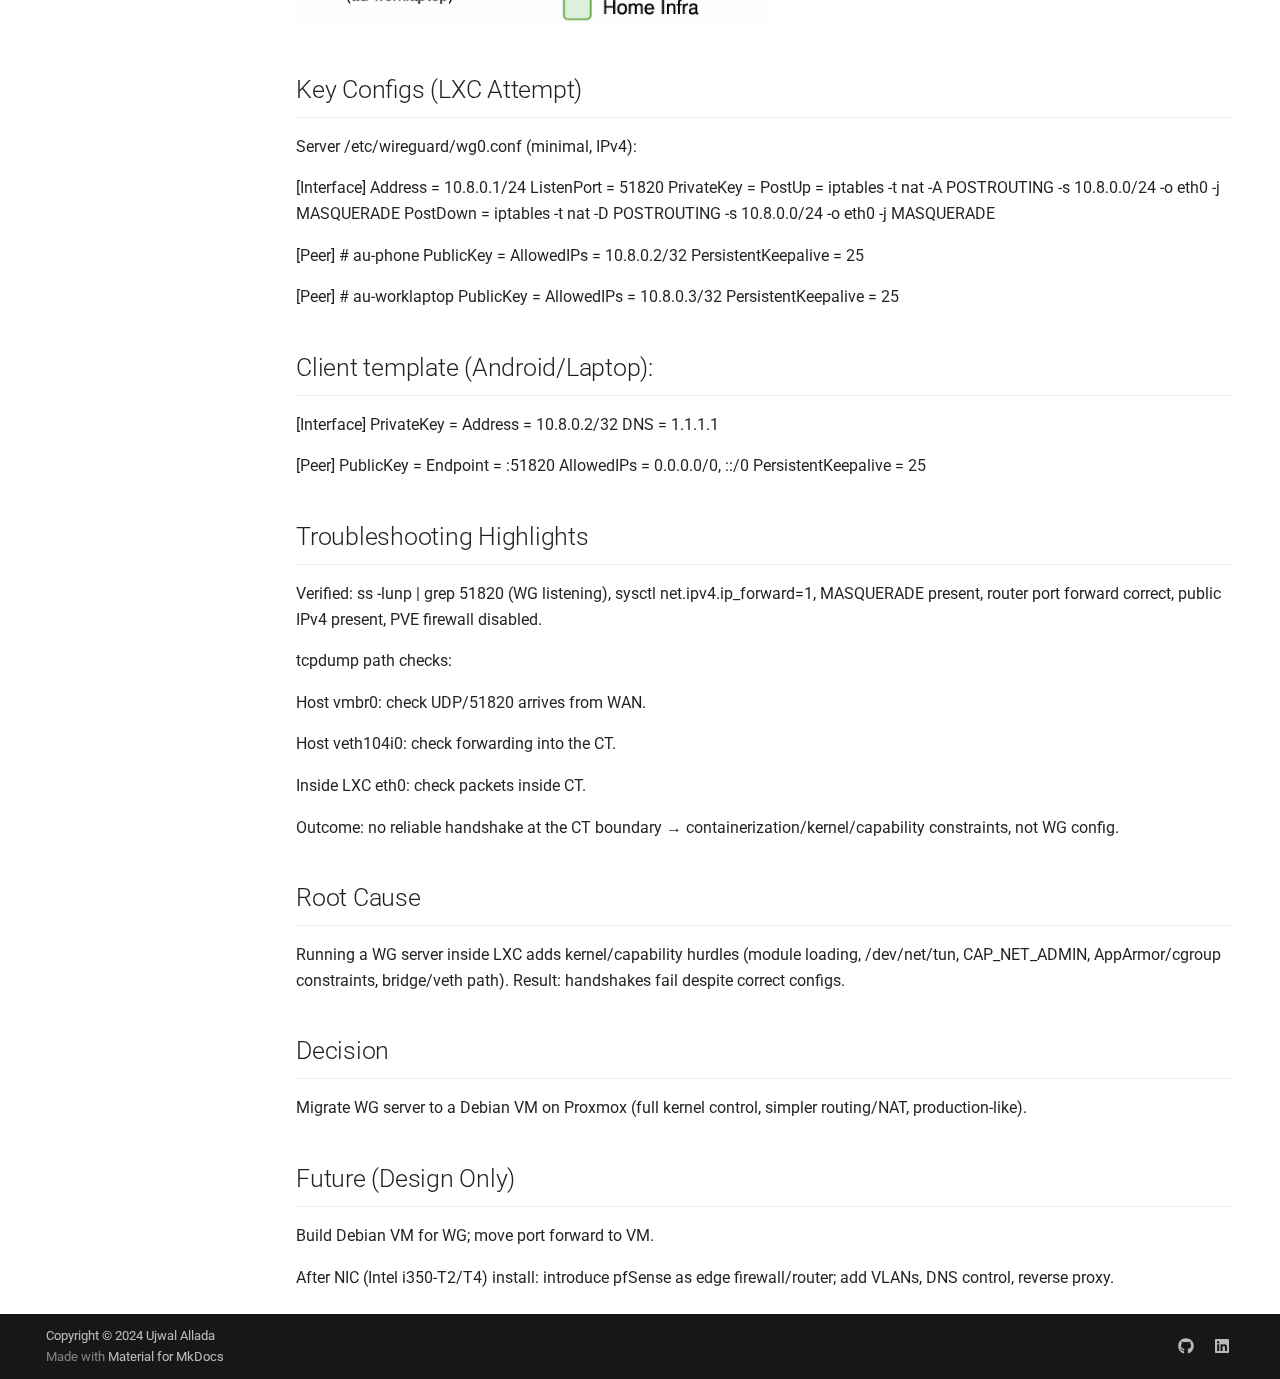
<file: homelab/network/wireguard-proxmox-lxc/index.html>
<!doctype html>
<html lang="en" class="no-js">
  <head>
    
      <meta charset="utf-8">
      <meta name="viewport" content="width=device-width,initial-scale=1">
      
        <meta name="description" content="Homelab projects and CTF writeups by Ujwal Allada">
      
      
        <meta name="author" content="Ujwal Allada">
      
      
      
        <link rel="prev" href="../../">
      
      
        <link rel="next" href="../../../ctf/">
      
      
      <link rel="icon" href="../../../assets/images/favicon.png">
      <meta name="generator" content="mkdocs-1.6.1, mkdocs-material-9.6.23">
    
    
      
        <title>WireGuard on Proxmox (LXC) - auXploit Writes</title>
      
    
    
      <link rel="stylesheet" href="../../../assets/stylesheets/main.84d31ad4.min.css">
      
        
        <link rel="stylesheet" href="../../../assets/stylesheets/palette.06af60db.min.css">
      
      


    
    
      
    
    
      
        
        
        <link rel="preconnect" href="https://fonts.gstatic.com" crossorigin>
        <link rel="stylesheet" href="https://fonts.googleapis.com/css?family=Roboto:300,300i,400,400i,700,700i%7CRoboto+Mono:400,400i,700,700i&display=fallback">
        <style>:root{--md-text-font:"Roboto";--md-code-font:"Roboto Mono"}</style>
      
    
    
      <link rel="stylesheet" href="../../../stylesheets/extra.css">
    
    <script>__md_scope=new URL("../../..",location),__md_hash=e=>[...e].reduce(((e,_)=>(e<<5)-e+_.charCodeAt(0)),0),__md_get=(e,_=localStorage,t=__md_scope)=>JSON.parse(_.getItem(t.pathname+"."+e)),__md_set=(e,_,t=localStorage,a=__md_scope)=>{try{t.setItem(a.pathname+"."+e,JSON.stringify(_))}catch(e){}}</script>
    
      

    
    
    
  </head>
  
  
    
    
      
    
    
    
    
    <body dir="ltr" data-md-color-scheme="default" data-md-color-primary="indigo" data-md-color-accent="indigo">
  
    
    <input class="md-toggle" data-md-toggle="drawer" type="checkbox" id="__drawer" autocomplete="off">
    <input class="md-toggle" data-md-toggle="search" type="checkbox" id="__search" autocomplete="off">
    <label class="md-overlay" for="__drawer"></label>
    <div data-md-component="skip">
      
        
        <a href="#homelab-remote-access-using-proxmox-wireguard-lxc-attempt" class="md-skip">
          Skip to content
        </a>
      
    </div>
    <div data-md-component="announce">
      
    </div>
    
    
      

<header class="md-header" data-md-component="header">
  <nav class="md-header__inner md-grid" aria-label="Header">
    <a href="../../.." title="auXploit Writes" class="md-header__button md-logo" aria-label="auXploit Writes" data-md-component="logo">
      
  
  <svg xmlns="http://www.w3.org/2000/svg" viewBox="0 0 24 24"><path d="M12 8a3 3 0 0 0 3-3 3 3 0 0 0-3-3 3 3 0 0 0-3 3 3 3 0 0 0 3 3m0 3.54C9.64 9.35 6.5 8 3 8v11c3.5 0 6.64 1.35 9 3.54 2.36-2.19 5.5-3.54 9-3.54V8c-3.5 0-6.64 1.35-9 3.54"/></svg>

    </a>
    <label class="md-header__button md-icon" for="__drawer">
      
      <svg xmlns="http://www.w3.org/2000/svg" viewBox="0 0 24 24"><path d="M3 6h18v2H3zm0 5h18v2H3zm0 5h18v2H3z"/></svg>
    </label>
    <div class="md-header__title" data-md-component="header-title">
      <div class="md-header__ellipsis">
        <div class="md-header__topic">
          <span class="md-ellipsis">
            auXploit Writes
          </span>
        </div>
        <div class="md-header__topic" data-md-component="header-topic">
          <span class="md-ellipsis">
            
              WireGuard on Proxmox (LXC)
            
          </span>
        </div>
      </div>
    </div>
    
      
        <form class="md-header__option" data-md-component="palette">
  
    
    
    
    <input class="md-option" data-md-color-media="" data-md-color-scheme="default" data-md-color-primary="indigo" data-md-color-accent="indigo"  aria-label="Switch to dark mode"  type="radio" name="__palette" id="__palette_0">
    
      <label class="md-header__button md-icon" title="Switch to dark mode" for="__palette_1" hidden>
        <svg xmlns="http://www.w3.org/2000/svg" viewBox="0 0 24 24"><path d="M12 8a4 4 0 0 0-4 4 4 4 0 0 0 4 4 4 4 0 0 0 4-4 4 4 0 0 0-4-4m0 10a6 6 0 0 1-6-6 6 6 0 0 1 6-6 6 6 0 0 1 6 6 6 6 0 0 1-6 6m8-9.31V4h-4.69L12 .69 8.69 4H4v4.69L.69 12 4 15.31V20h4.69L12 23.31 15.31 20H20v-4.69L23.31 12z"/></svg>
      </label>
    
  
    
    
    
    <input class="md-option" data-md-color-media="" data-md-color-scheme="slate" data-md-color-primary="indigo" data-md-color-accent="indigo"  aria-label="Switch to light mode"  type="radio" name="__palette" id="__palette_1">
    
      <label class="md-header__button md-icon" title="Switch to light mode" for="__palette_0" hidden>
        <svg xmlns="http://www.w3.org/2000/svg" viewBox="0 0 24 24"><path d="M12 18c-.89 0-1.74-.2-2.5-.55C11.56 16.5 13 14.42 13 12s-1.44-4.5-3.5-5.45C10.26 6.2 11.11 6 12 6a6 6 0 0 1 6 6 6 6 0 0 1-6 6m8-9.31V4h-4.69L12 .69 8.69 4H4v4.69L.69 12 4 15.31V20h4.69L12 23.31 15.31 20H20v-4.69L23.31 12z"/></svg>
      </label>
    
  
</form>
      
    
    
      <script>var palette=__md_get("__palette");if(palette&&palette.color){if("(prefers-color-scheme)"===palette.color.media){var media=matchMedia("(prefers-color-scheme: light)"),input=document.querySelector(media.matches?"[data-md-color-media='(prefers-color-scheme: light)']":"[data-md-color-media='(prefers-color-scheme: dark)']");palette.color.media=input.getAttribute("data-md-color-media"),palette.color.scheme=input.getAttribute("data-md-color-scheme"),palette.color.primary=input.getAttribute("data-md-color-primary"),palette.color.accent=input.getAttribute("data-md-color-accent")}for(var[key,value]of Object.entries(palette.color))document.body.setAttribute("data-md-color-"+key,value)}</script>
    
    
    
      
      
        <label class="md-header__button md-icon" for="__search">
          
          <svg xmlns="http://www.w3.org/2000/svg" viewBox="0 0 24 24"><path d="M9.5 3A6.5 6.5 0 0 1 16 9.5c0 1.61-.59 3.09-1.56 4.23l.27.27h.79l5 5-1.5 1.5-5-5v-.79l-.27-.27A6.52 6.52 0 0 1 9.5 16 6.5 6.5 0 0 1 3 9.5 6.5 6.5 0 0 1 9.5 3m0 2C7 5 5 7 5 9.5S7 14 9.5 14 14 12 14 9.5 12 5 9.5 5"/></svg>
        </label>
        <div class="md-search" data-md-component="search" role="dialog">
  <label class="md-search__overlay" for="__search"></label>
  <div class="md-search__inner" role="search">
    <form class="md-search__form" name="search">
      <input type="text" class="md-search__input" name="query" aria-label="Search" placeholder="Search" autocapitalize="off" autocorrect="off" autocomplete="off" spellcheck="false" data-md-component="search-query" required>
      <label class="md-search__icon md-icon" for="__search">
        
        <svg xmlns="http://www.w3.org/2000/svg" viewBox="0 0 24 24"><path d="M9.5 3A6.5 6.5 0 0 1 16 9.5c0 1.61-.59 3.09-1.56 4.23l.27.27h.79l5 5-1.5 1.5-5-5v-.79l-.27-.27A6.52 6.52 0 0 1 9.5 16 6.5 6.5 0 0 1 3 9.5 6.5 6.5 0 0 1 9.5 3m0 2C7 5 5 7 5 9.5S7 14 9.5 14 14 12 14 9.5 12 5 9.5 5"/></svg>
        
        <svg xmlns="http://www.w3.org/2000/svg" viewBox="0 0 24 24"><path d="M20 11v2H8l5.5 5.5-1.42 1.42L4.16 12l7.92-7.92L13.5 5.5 8 11z"/></svg>
      </label>
      <nav class="md-search__options" aria-label="Search">
        
        <button type="reset" class="md-search__icon md-icon" title="Clear" aria-label="Clear" tabindex="-1">
          
          <svg xmlns="http://www.w3.org/2000/svg" viewBox="0 0 24 24"><path d="M19 6.41 17.59 5 12 10.59 6.41 5 5 6.41 10.59 12 5 17.59 6.41 19 12 13.41 17.59 19 19 17.59 13.41 12z"/></svg>
        </button>
      </nav>
      
        <div class="md-search__suggest" data-md-component="search-suggest"></div>
      
    </form>
    <div class="md-search__output">
      <div class="md-search__scrollwrap" tabindex="0" data-md-scrollfix>
        <div class="md-search-result" data-md-component="search-result">
          <div class="md-search-result__meta">
            Initializing search
          </div>
          <ol class="md-search-result__list" role="presentation"></ol>
        </div>
      </div>
    </div>
  </div>
</div>
      
    
    
      <div class="md-header__source">
        <a href="https://github.com/ujwalallada/ujwalallada.github.io" title="Go to repository" class="md-source" data-md-component="source">
  <div class="md-source__icon md-icon">
    
    <svg xmlns="http://www.w3.org/2000/svg" viewBox="0 0 512 512"><!--! Font Awesome Free 7.1.0 by @fontawesome - https://fontawesome.com License - https://fontawesome.com/license/free (Icons: CC BY 4.0, Fonts: SIL OFL 1.1, Code: MIT License) Copyright 2025 Fonticons, Inc.--><path d="M173.9 397.4c0 2-2.3 3.6-5.2 3.6-3.3.3-5.6-1.3-5.6-3.6 0-2 2.3-3.6 5.2-3.6 3-.3 5.6 1.3 5.6 3.6m-31.1-4.5c-.7 2 1.3 4.3 4.3 4.9 2.6 1 5.6 0 6.2-2s-1.3-4.3-4.3-5.2c-2.6-.7-5.5.3-6.2 2.3m44.2-1.7c-2.9.7-4.9 2.6-4.6 4.9.3 2 2.9 3.3 5.9 2.6 2.9-.7 4.9-2.6 4.6-4.6-.3-1.9-3-3.2-5.9-2.9M252.8 8C114.1 8 8 113.3 8 252c0 110.9 69.8 205.8 169.5 239.2 12.8 2.3 17.3-5.6 17.3-12.1 0-6.2-.3-40.4-.3-61.4 0 0-70 15-84.7-29.8 0 0-11.4-29.1-27.8-36.6 0 0-22.9-15.7 1.6-15.4 0 0 24.9 2 38.6 25.8 21.9 38.6 58.6 27.5 72.9 20.9 2.3-16 8.8-27.1 16-33.7-55.9-6.2-112.3-14.3-112.3-110.5 0-27.5 7.6-41.3 23.6-58.9-2.6-6.5-11.1-33.3 2.6-67.9 20.9-6.5 69 27 69 27 20-5.6 41.5-8.5 62.8-8.5s42.8 2.9 62.8 8.5c0 0 48.1-33.6 69-27 13.7 34.7 5.2 61.4 2.6 67.9 16 17.7 25.8 31.5 25.8 58.9 0 96.5-58.9 104.2-114.8 110.5 9.2 7.9 17 22.9 17 46.4 0 33.7-.3 75.4-.3 83.6 0 6.5 4.6 14.4 17.3 12.1C436.2 457.8 504 362.9 504 252 504 113.3 391.5 8 252.8 8M105.2 352.9c-1.3 1-1 3.3.7 5.2 1.6 1.6 3.9 2.3 5.2 1 1.3-1 1-3.3-.7-5.2-1.6-1.6-3.9-2.3-5.2-1m-10.8-8.1c-.7 1.3.3 2.9 2.3 3.9 1.6 1 3.6.7 4.3-.7.7-1.3-.3-2.9-2.3-3.9-2-.6-3.6-.3-4.3.7m32.4 35.6c-1.6 1.3-1 4.3 1.3 6.2 2.3 2.3 5.2 2.6 6.5 1 1.3-1.3.7-4.3-1.3-6.2-2.2-2.3-5.2-2.6-6.5-1m-11.4-14.7c-1.6 1-1.6 3.6 0 5.9s4.3 3.3 5.6 2.3c1.6-1.3 1.6-3.9 0-6.2-1.4-2.3-4-3.3-5.6-2"/></svg>
  </div>
  <div class="md-source__repository">
    ujwalallada
  </div>
</a>
      </div>
    
  </nav>
  
</header>
    
    <div class="md-container" data-md-component="container">
      
      
        
          
            
<nav class="md-tabs" aria-label="Tabs" data-md-component="tabs">
  <div class="md-grid">
    <ul class="md-tabs__list">
      
        
  
  
  
  
    <li class="md-tabs__item">
      <a href="../../.." class="md-tabs__link">
        
  
  
    
  
  Home

      </a>
    </li>
  

      
        
  
  
  
    
  
  
    
    
      <li class="md-tabs__item md-tabs__item--active">
        <a href="../../" class="md-tabs__link">
          
  
  
    
  
  Homelab

        </a>
      </li>
    
  

      
        
  
  
  
  
    
    
      <li class="md-tabs__item">
        <a href="../../../ctf/" class="md-tabs__link">
          
  
  
    
  
  CTF Writeups

        </a>
      </li>
    
  

      
    </ul>
  </div>
</nav>
          
        
      
      <main class="md-main" data-md-component="main">
        <div class="md-main__inner md-grid">
          
            
              
              <div class="md-sidebar md-sidebar--primary" data-md-component="sidebar" data-md-type="navigation" >
                <div class="md-sidebar__scrollwrap">
                  <div class="md-sidebar__inner">
                    


  


  

<nav class="md-nav md-nav--primary md-nav--lifted md-nav--integrated" aria-label="Navigation" data-md-level="0">
  <label class="md-nav__title" for="__drawer">
    <a href="../../.." title="auXploit Writes" class="md-nav__button md-logo" aria-label="auXploit Writes" data-md-component="logo">
      
  
  <svg xmlns="http://www.w3.org/2000/svg" viewBox="0 0 24 24"><path d="M12 8a3 3 0 0 0 3-3 3 3 0 0 0-3-3 3 3 0 0 0-3 3 3 3 0 0 0 3 3m0 3.54C9.64 9.35 6.5 8 3 8v11c3.5 0 6.64 1.35 9 3.54 2.36-2.19 5.5-3.54 9-3.54V8c-3.5 0-6.64 1.35-9 3.54"/></svg>

    </a>
    auXploit Writes
  </label>
  
    <div class="md-nav__source">
      <a href="https://github.com/ujwalallada/ujwalallada.github.io" title="Go to repository" class="md-source" data-md-component="source">
  <div class="md-source__icon md-icon">
    
    <svg xmlns="http://www.w3.org/2000/svg" viewBox="0 0 512 512"><!--! Font Awesome Free 7.1.0 by @fontawesome - https://fontawesome.com License - https://fontawesome.com/license/free (Icons: CC BY 4.0, Fonts: SIL OFL 1.1, Code: MIT License) Copyright 2025 Fonticons, Inc.--><path d="M173.9 397.4c0 2-2.3 3.6-5.2 3.6-3.3.3-5.6-1.3-5.6-3.6 0-2 2.3-3.6 5.2-3.6 3-.3 5.6 1.3 5.6 3.6m-31.1-4.5c-.7 2 1.3 4.3 4.3 4.9 2.6 1 5.6 0 6.2-2s-1.3-4.3-4.3-5.2c-2.6-.7-5.5.3-6.2 2.3m44.2-1.7c-2.9.7-4.9 2.6-4.6 4.9.3 2 2.9 3.3 5.9 2.6 2.9-.7 4.9-2.6 4.6-4.6-.3-1.9-3-3.2-5.9-2.9M252.8 8C114.1 8 8 113.3 8 252c0 110.9 69.8 205.8 169.5 239.2 12.8 2.3 17.3-5.6 17.3-12.1 0-6.2-.3-40.4-.3-61.4 0 0-70 15-84.7-29.8 0 0-11.4-29.1-27.8-36.6 0 0-22.9-15.7 1.6-15.4 0 0 24.9 2 38.6 25.8 21.9 38.6 58.6 27.5 72.9 20.9 2.3-16 8.8-27.1 16-33.7-55.9-6.2-112.3-14.3-112.3-110.5 0-27.5 7.6-41.3 23.6-58.9-2.6-6.5-11.1-33.3 2.6-67.9 20.9-6.5 69 27 69 27 20-5.6 41.5-8.5 62.8-8.5s42.8 2.9 62.8 8.5c0 0 48.1-33.6 69-27 13.7 34.7 5.2 61.4 2.6 67.9 16 17.7 25.8 31.5 25.8 58.9 0 96.5-58.9 104.2-114.8 110.5 9.2 7.9 17 22.9 17 46.4 0 33.7-.3 75.4-.3 83.6 0 6.5 4.6 14.4 17.3 12.1C436.2 457.8 504 362.9 504 252 504 113.3 391.5 8 252.8 8M105.2 352.9c-1.3 1-1 3.3.7 5.2 1.6 1.6 3.9 2.3 5.2 1 1.3-1 1-3.3-.7-5.2-1.6-1.6-3.9-2.3-5.2-1m-10.8-8.1c-.7 1.3.3 2.9 2.3 3.9 1.6 1 3.6.7 4.3-.7.7-1.3-.3-2.9-2.3-3.9-2-.6-3.6-.3-4.3.7m32.4 35.6c-1.6 1.3-1 4.3 1.3 6.2 2.3 2.3 5.2 2.6 6.5 1 1.3-1.3.7-4.3-1.3-6.2-2.2-2.3-5.2-2.6-6.5-1m-11.4-14.7c-1.6 1-1.6 3.6 0 5.9s4.3 3.3 5.6 2.3c1.6-1.3 1.6-3.9 0-6.2-1.4-2.3-4-3.3-5.6-2"/></svg>
  </div>
  <div class="md-source__repository">
    ujwalallada
  </div>
</a>
    </div>
  
  <ul class="md-nav__list" data-md-scrollfix>
    
      
      
  
  
  
  
    <li class="md-nav__item">
      <a href="../../.." class="md-nav__link">
        
  
  
  <span class="md-ellipsis">
    Home
    
  </span>
  

      </a>
    </li>
  

    
      
      
  
  
    
  
  
  
    
    
      
        
          
        
      
        
      
    
    
    
      
        
        
      
      
        
      
    
    
    <li class="md-nav__item md-nav__item--active md-nav__item--section md-nav__item--nested">
      
        
        
        <input class="md-nav__toggle md-toggle " type="checkbox" id="__nav_2" checked>
        
          
          <div class="md-nav__link md-nav__container">
            <a href="../../" class="md-nav__link ">
              
  
  
  <span class="md-ellipsis">
    Homelab
    
  </span>
  

            </a>
            
              
              <label class="md-nav__link " for="__nav_2" id="__nav_2_label" tabindex="">
                <span class="md-nav__icon md-icon"></span>
              </label>
            
          </div>
        
        <nav class="md-nav" data-md-level="1" aria-labelledby="__nav_2_label" aria-expanded="true">
          <label class="md-nav__title" for="__nav_2">
            <span class="md-nav__icon md-icon"></span>
            Homelab
          </label>
          <ul class="md-nav__list" data-md-scrollfix>
            
              
            
              
                
  
  
    
  
  
  
    
    
      
        
      
    
    
    
      
      
        
          
          
        
      
    
    
    <li class="md-nav__item md-nav__item--active md-nav__item--section md-nav__item--nested">
      
        
        
        <input class="md-nav__toggle md-toggle " type="checkbox" id="__nav_2_2" checked>
        
          
          <label class="md-nav__link" for="__nav_2_2" id="__nav_2_2_label" tabindex="">
            
  
  
  <span class="md-ellipsis">
    First Experiment with Containers
    
  </span>
  

            <span class="md-nav__icon md-icon"></span>
          </label>
        
        <nav class="md-nav" data-md-level="2" aria-labelledby="__nav_2_2_label" aria-expanded="true">
          <label class="md-nav__title" for="__nav_2_2">
            <span class="md-nav__icon md-icon"></span>
            First Experiment with Containers
          </label>
          <ul class="md-nav__list" data-md-scrollfix>
            
              
                
  
  
    
  
  
  
    <li class="md-nav__item md-nav__item--active">
      
      <input class="md-nav__toggle md-toggle" type="checkbox" id="__toc">
      
      
        
      
      
        <label class="md-nav__link md-nav__link--active" for="__toc">
          
  
  
  <span class="md-ellipsis">
    WireGuard on Proxmox (LXC)
    
  </span>
  

          <span class="md-nav__icon md-icon"></span>
        </label>
      
      <a href="./" class="md-nav__link md-nav__link--active">
        
  
  
  <span class="md-ellipsis">
    WireGuard on Proxmox (LXC)
    
  </span>
  

      </a>
      
        

<nav class="md-nav md-nav--secondary" aria-label="Table of contents">
  
  
  
    
  
  
    <label class="md-nav__title" for="__toc">
      <span class="md-nav__icon md-icon"></span>
      Table of contents
    </label>
    <ul class="md-nav__list" data-md-component="toc" data-md-scrollfix>
      
        <li class="md-nav__item">
  <a href="#objective" class="md-nav__link">
    <span class="md-ellipsis">
      Objective
    </span>
  </a>
  
</li>
      
        <li class="md-nav__item">
  <a href="#environment" class="md-nav__link">
    <span class="md-ellipsis">
      Environment
    </span>
  </a>
  
</li>
      
        <li class="md-nav__item">
  <a href="#architecture-proxmox-lxc-wireguard-setup" class="md-nav__link">
    <span class="md-ellipsis">
      🏗 Architecture – Proxmox LXC WireGuard Setup
    </span>
  </a>
  
</li>
      
        <li class="md-nav__item">
  <a href="#key-configs-lxc-attempt" class="md-nav__link">
    <span class="md-ellipsis">
      Key Configs (LXC Attempt)
    </span>
  </a>
  
</li>
      
        <li class="md-nav__item">
  <a href="#client-template-androidlaptop" class="md-nav__link">
    <span class="md-ellipsis">
      Client template (Android/Laptop):
    </span>
  </a>
  
</li>
      
        <li class="md-nav__item">
  <a href="#troubleshooting-highlights" class="md-nav__link">
    <span class="md-ellipsis">
      Troubleshooting Highlights
    </span>
  </a>
  
</li>
      
        <li class="md-nav__item">
  <a href="#root-cause" class="md-nav__link">
    <span class="md-ellipsis">
      Root Cause
    </span>
  </a>
  
</li>
      
        <li class="md-nav__item">
  <a href="#decision" class="md-nav__link">
    <span class="md-ellipsis">
      Decision
    </span>
  </a>
  
</li>
      
        <li class="md-nav__item">
  <a href="#future-design-only" class="md-nav__link">
    <span class="md-ellipsis">
      Future (Design Only)
    </span>
  </a>
  
</li>
      
    </ul>
  
</nav>
      
    </li>
  

              
            
          </ul>
        </nav>
      
    </li>
  

              
            
          </ul>
        </nav>
      
    </li>
  

    
      
      
  
  
  
  
    
    
      
        
          
        
      
    
    
    
      
      
        
      
    
    
    <li class="md-nav__item md-nav__item--nested">
      
        
        
          
        
        <input class="md-nav__toggle md-toggle md-toggle--indeterminate" type="checkbox" id="__nav_3" >
        
          
          <div class="md-nav__link md-nav__container">
            <a href="../../../ctf/" class="md-nav__link ">
              
  
  
  <span class="md-ellipsis">
    CTF Writeups
    
  </span>
  

            </a>
            
          </div>
        
        <nav class="md-nav" data-md-level="1" aria-labelledby="__nav_3_label" aria-expanded="false">
          <label class="md-nav__title" for="__nav_3">
            <span class="md-nav__icon md-icon"></span>
            CTF Writeups
          </label>
          <ul class="md-nav__list" data-md-scrollfix>
            
              
            
          </ul>
        </nav>
      
    </li>
  

    
  </ul>
</nav>
                  </div>
                </div>
              </div>
            
            
          
          
            <div class="md-content" data-md-component="content">
              <article class="md-content__inner md-typeset">
                
                  


  
  


<h1 id="homelab-remote-access-using-proxmox-wireguard-lxc-attempt">🔐 Homelab Remote Access using Proxmox + WireGuard (LXC Attempt)</h1>
<blockquote>
<p>Portfolio documentation: objective, architecture, configs, troubleshooting, root-cause, and final decision to move WG server from LXC → Debian VM.</p>
</blockquote>
<h2 id="objective">Objective</h2>
<ul>
<li>Secure remote access to my homelab using WireGuard.</li>
</ul>
<h2 id="environment">Environment</h2>
<ul>
<li>Proxmox Host (static): <strong>192.168.1.10</strong></li>
<li>Debian VPN server (LXC, attempt 1): <strong>192.168.1.20</strong></li>
<li>Router/Gateway: <strong>192.168.1.1</strong></li>
<li>LAN: <strong>192.168.1.0/24</strong></li>
<li>WireGuard subnet: <strong>10.8.0.0/24</strong></li>
<li>Port forward: <strong>UDP 51820 → 192.168.1.20</strong></li>
<li>Public IPv4 present; PVE firewall disabled for tests.</li>
</ul>
<h2 id="architecture-proxmox-lxc-wireguard-setup">🏗 Architecture – Proxmox LXC WireGuard Setup</h2>
<p>Here is the network flow for my initial WireGuard setup using a Debian LXC on Proxmox:</p>
<p><img alt="WireGuard Architecture – Proxmox LXC" src="../../../assets/homelab/Home_Lab.png" width="50%" /></p>
<h2 id="key-configs-lxc-attempt">Key Configs (LXC Attempt)</h2>
<p>Server /etc/wireguard/wg0.conf (minimal, IPv4):</p>
<p>[Interface]
Address    = 10.8.0.1/24
ListenPort = 51820
PrivateKey = <server_private_key>
PostUp   = iptables -t nat -A POSTROUTING -s 10.8.0.0/24 -o eth0 -j MASQUERADE
PostDown = iptables -t nat -D POSTROUTING -s 10.8.0.0/24 -o eth0 -j MASQUERADE</p>
<p>[Peer]  # au-phone
PublicKey = <au_phone_public>
AllowedIPs = 10.8.0.2/32
PersistentKeepalive = 25</p>
<p>[Peer]  # au-worklaptop
PublicKey = <au_worklaptop_public>
AllowedIPs = 10.8.0.3/32
PersistentKeepalive = 25</p>
<h2 id="client-template-androidlaptop">Client template (Android/Laptop):</h2>
<p>[Interface]
PrivateKey = <client_private>
Address = 10.8.0.2/32
DNS = 1.1.1.1</p>
<p>[Peer]
PublicKey = <server_public>
Endpoint = <PUBLIC_IP>:51820
AllowedIPs = 0.0.0.0/0, ::/0
PersistentKeepalive = 25</p>
<h2 id="troubleshooting-highlights">Troubleshooting Highlights</h2>
<p>Verified: ss -lunp | grep 51820 (WG listening), sysctl net.ipv4.ip_forward=1, MASQUERADE present, router port forward correct, public IPv4 present, PVE firewall disabled.</p>
<p>tcpdump path checks:</p>
<p>Host vmbr0: check UDP/51820 arrives from WAN.</p>
<p>Host veth104i0: check forwarding into the CT.</p>
<p>Inside LXC eth0: check packets inside CT.</p>
<p>Outcome: no reliable handshake at the CT boundary → containerization/kernel/capability constraints, not WG config.</p>
<h2 id="root-cause">Root Cause</h2>
<p>Running a WG server inside LXC adds kernel/capability hurdles (module loading, /dev/net/tun, CAP_NET_ADMIN, AppArmor/cgroup constraints, bridge/veth path). Result: handshakes fail despite correct configs.</p>
<h2 id="decision">Decision</h2>
<p>Migrate WG server to a Debian VM on Proxmox (full kernel control, simpler routing/NAT, production-like).</p>
<h2 id="future-design-only">Future (Design Only)</h2>
<p>Build Debian VM for WG; move port forward to VM.</p>
<p>After NIC (Intel i350-T2/T4) install: introduce pfSense as edge firewall/router; add VLANs, DNS control, reverse proxy.</p>












                
              </article>
            </div>
          
          
<script>var target=document.getElementById(location.hash.slice(1));target&&target.name&&(target.checked=target.name.startsWith("__tabbed_"))</script>
        </div>
        
          <button type="button" class="md-top md-icon" data-md-component="top" hidden>
  
  <svg xmlns="http://www.w3.org/2000/svg" viewBox="0 0 24 24"><path d="M13 20h-2V8l-5.5 5.5-1.42-1.42L12 4.16l7.92 7.92-1.42 1.42L13 8z"/></svg>
  Back to top
</button>
        
      </main>
      
        <footer class="md-footer">
  
  <div class="md-footer-meta md-typeset">
    <div class="md-footer-meta__inner md-grid">
      <div class="md-copyright">
  
    <div class="md-copyright__highlight">
      Copyright &copy; 2024 Ujwal Allada
    </div>
  
  
    Made with
    <a href="https://squidfunk.github.io/mkdocs-material/" target="_blank" rel="noopener">
      Material for MkDocs
    </a>
  
</div>
      
        
<div class="md-social">
  
    
    
    
    
    <a href="https://github.com/ujwalallada" target="_blank" rel="noopener" title="GitHub Profile" class="md-social__link">
      <svg xmlns="http://www.w3.org/2000/svg" viewBox="0 0 512 512"><!--! Font Awesome Free 7.1.0 by @fontawesome - https://fontawesome.com License - https://fontawesome.com/license/free (Icons: CC BY 4.0, Fonts: SIL OFL 1.1, Code: MIT License) Copyright 2025 Fonticons, Inc.--><path d="M173.9 397.4c0 2-2.3 3.6-5.2 3.6-3.3.3-5.6-1.3-5.6-3.6 0-2 2.3-3.6 5.2-3.6 3-.3 5.6 1.3 5.6 3.6m-31.1-4.5c-.7 2 1.3 4.3 4.3 4.9 2.6 1 5.6 0 6.2-2s-1.3-4.3-4.3-5.2c-2.6-.7-5.5.3-6.2 2.3m44.2-1.7c-2.9.7-4.9 2.6-4.6 4.9.3 2 2.9 3.3 5.9 2.6 2.9-.7 4.9-2.6 4.6-4.6-.3-1.9-3-3.2-5.9-2.9M252.8 8C114.1 8 8 113.3 8 252c0 110.9 69.8 205.8 169.5 239.2 12.8 2.3 17.3-5.6 17.3-12.1 0-6.2-.3-40.4-.3-61.4 0 0-70 15-84.7-29.8 0 0-11.4-29.1-27.8-36.6 0 0-22.9-15.7 1.6-15.4 0 0 24.9 2 38.6 25.8 21.9 38.6 58.6 27.5 72.9 20.9 2.3-16 8.8-27.1 16-33.7-55.9-6.2-112.3-14.3-112.3-110.5 0-27.5 7.6-41.3 23.6-58.9-2.6-6.5-11.1-33.3 2.6-67.9 20.9-6.5 69 27 69 27 20-5.6 41.5-8.5 62.8-8.5s42.8 2.9 62.8 8.5c0 0 48.1-33.6 69-27 13.7 34.7 5.2 61.4 2.6 67.9 16 17.7 25.8 31.5 25.8 58.9 0 96.5-58.9 104.2-114.8 110.5 9.2 7.9 17 22.9 17 46.4 0 33.7-.3 75.4-.3 83.6 0 6.5 4.6 14.4 17.3 12.1C436.2 457.8 504 362.9 504 252 504 113.3 391.5 8 252.8 8M105.2 352.9c-1.3 1-1 3.3.7 5.2 1.6 1.6 3.9 2.3 5.2 1 1.3-1 1-3.3-.7-5.2-1.6-1.6-3.9-2.3-5.2-1m-10.8-8.1c-.7 1.3.3 2.9 2.3 3.9 1.6 1 3.6.7 4.3-.7.7-1.3-.3-2.9-2.3-3.9-2-.6-3.6-.3-4.3.7m32.4 35.6c-1.6 1.3-1 4.3 1.3 6.2 2.3 2.3 5.2 2.6 6.5 1 1.3-1.3.7-4.3-1.3-6.2-2.2-2.3-5.2-2.6-6.5-1m-11.4-14.7c-1.6 1-1.6 3.6 0 5.9s4.3 3.3 5.6 2.3c1.6-1.3 1.6-3.9 0-6.2-1.4-2.3-4-3.3-5.6-2"/></svg>
    </a>
  
    
    
    
    
    <a href="https://linkedin.com/in/ujwalallada" target="_blank" rel="noopener" title="LinkedIn Profile" class="md-social__link">
      <svg xmlns="http://www.w3.org/2000/svg" viewBox="0 0 448 512"><!--! Font Awesome Free 7.1.0 by @fontawesome - https://fontawesome.com License - https://fontawesome.com/license/free (Icons: CC BY 4.0, Fonts: SIL OFL 1.1, Code: MIT License) Copyright 2025 Fonticons, Inc.--><path d="M416 32H31.9C14.3 32 0 46.5 0 64.3v383.4C0 465.5 14.3 480 31.9 480H416c17.6 0 32-14.5 32-32.3V64.3c0-17.8-14.4-32.3-32-32.3M135.4 416H69V202.2h66.5V416zM102.2 96a38.5 38.5 0 1 1 0 77 38.5 38.5 0 1 1 0-77m282.1 320h-66.4V312c0-24.8-.5-56.7-34.5-56.7-34.6 0-39.9 27-39.9 54.9V416h-66.4V202.2h63.7v29.2h.9c8.9-16.8 30.6-34.5 62.9-34.5 67.2 0 79.7 44.3 79.7 101.9z"/></svg>
    </a>
  
</div>
      
    </div>
  </div>
</footer>
      
    </div>
    <div class="md-dialog" data-md-component="dialog">
      <div class="md-dialog__inner md-typeset"></div>
    </div>
    
    
    
      
      <script id="__config" type="application/json">{"base": "../../..", "features": ["navigation.tabs", "navigation.sections", "navigation.expand", "navigation.path", "navigation.top", "navigation.indexes", "toc.follow", "toc.integrate", "search.suggest", "search.highlight", "content.code.copy", "content.code.annotate"], "search": "../../../assets/javascripts/workers/search.973d3a69.min.js", "tags": null, "translations": {"clipboard.copied": "Copied to clipboard", "clipboard.copy": "Copy to clipboard", "search.result.more.one": "1 more on this page", "search.result.more.other": "# more on this page", "search.result.none": "No matching documents", "search.result.one": "1 matching document", "search.result.other": "# matching documents", "search.result.placeholder": "Type to start searching", "search.result.term.missing": "Missing", "select.version": "Select version"}, "version": null}</script>
    
    
      <script src="../../../assets/javascripts/bundle.f55a23d4.min.js"></script>
      
    
  </body>
</html>
</file>
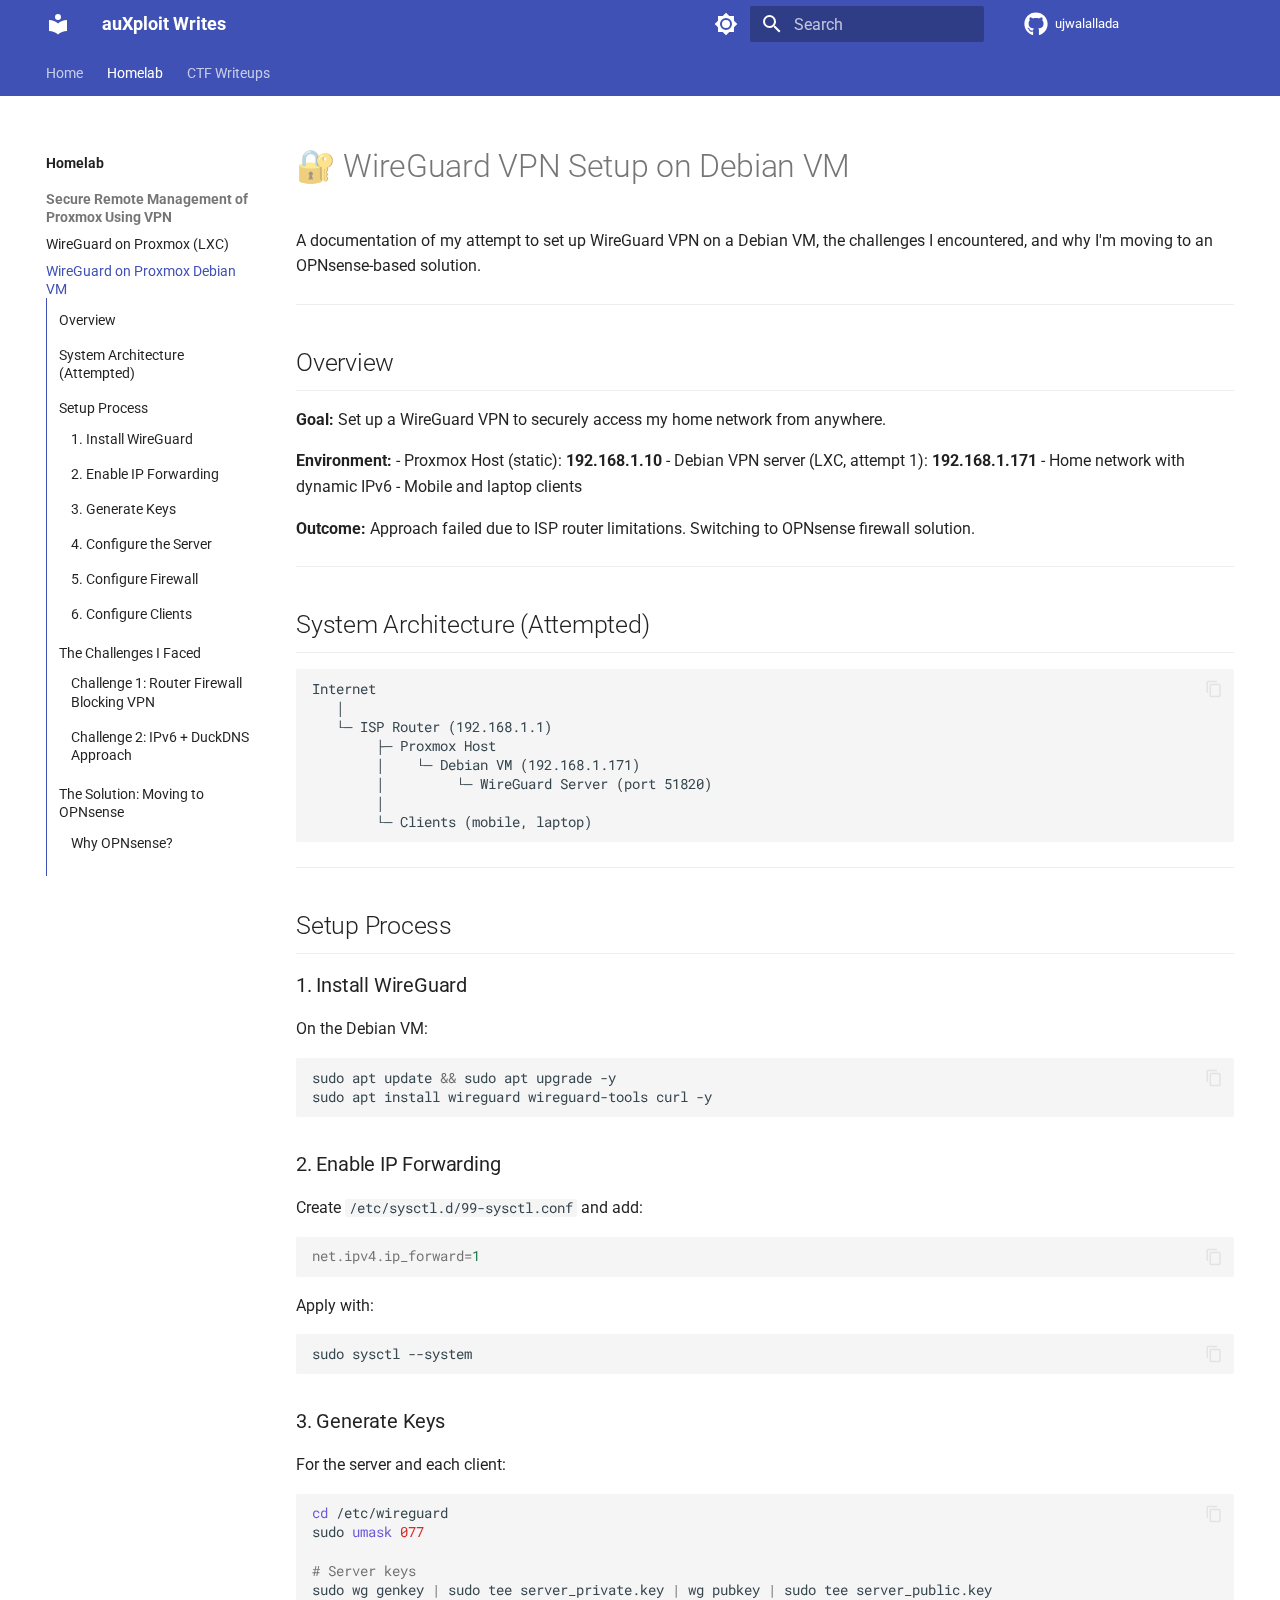
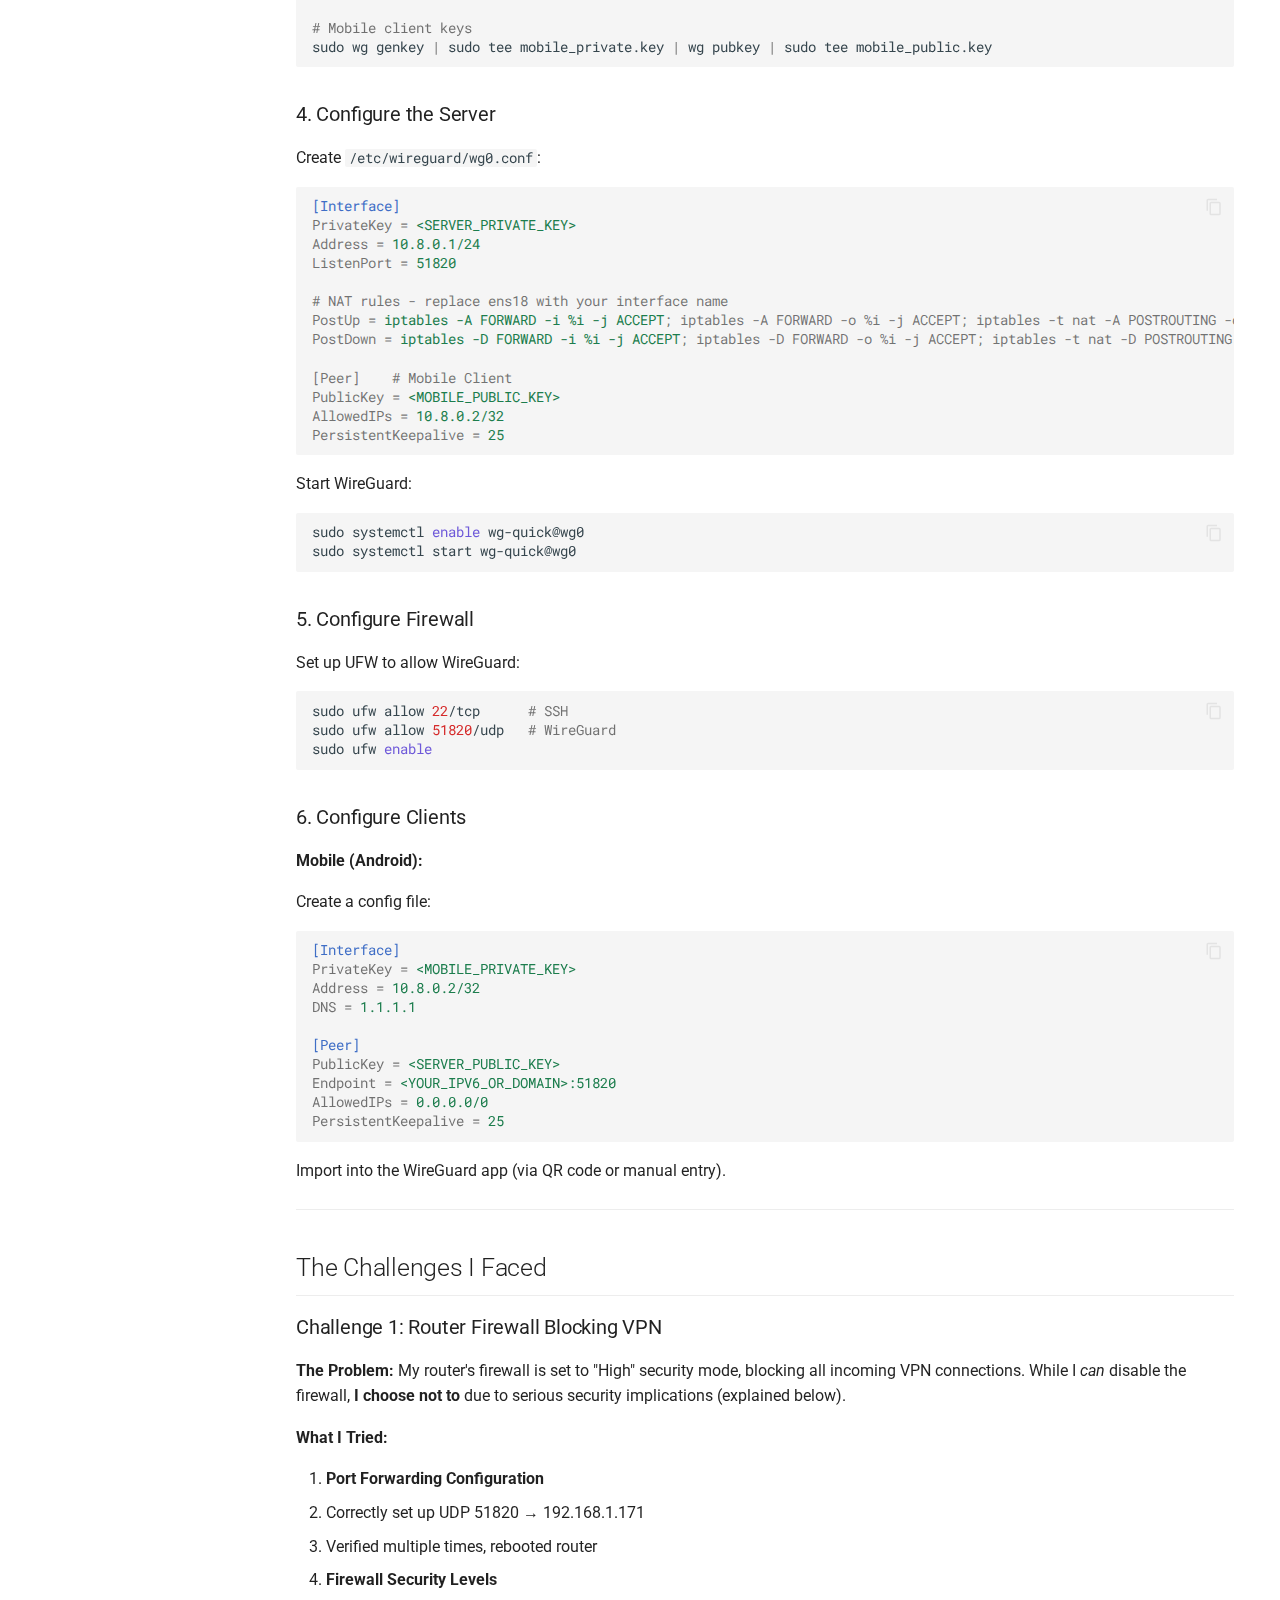
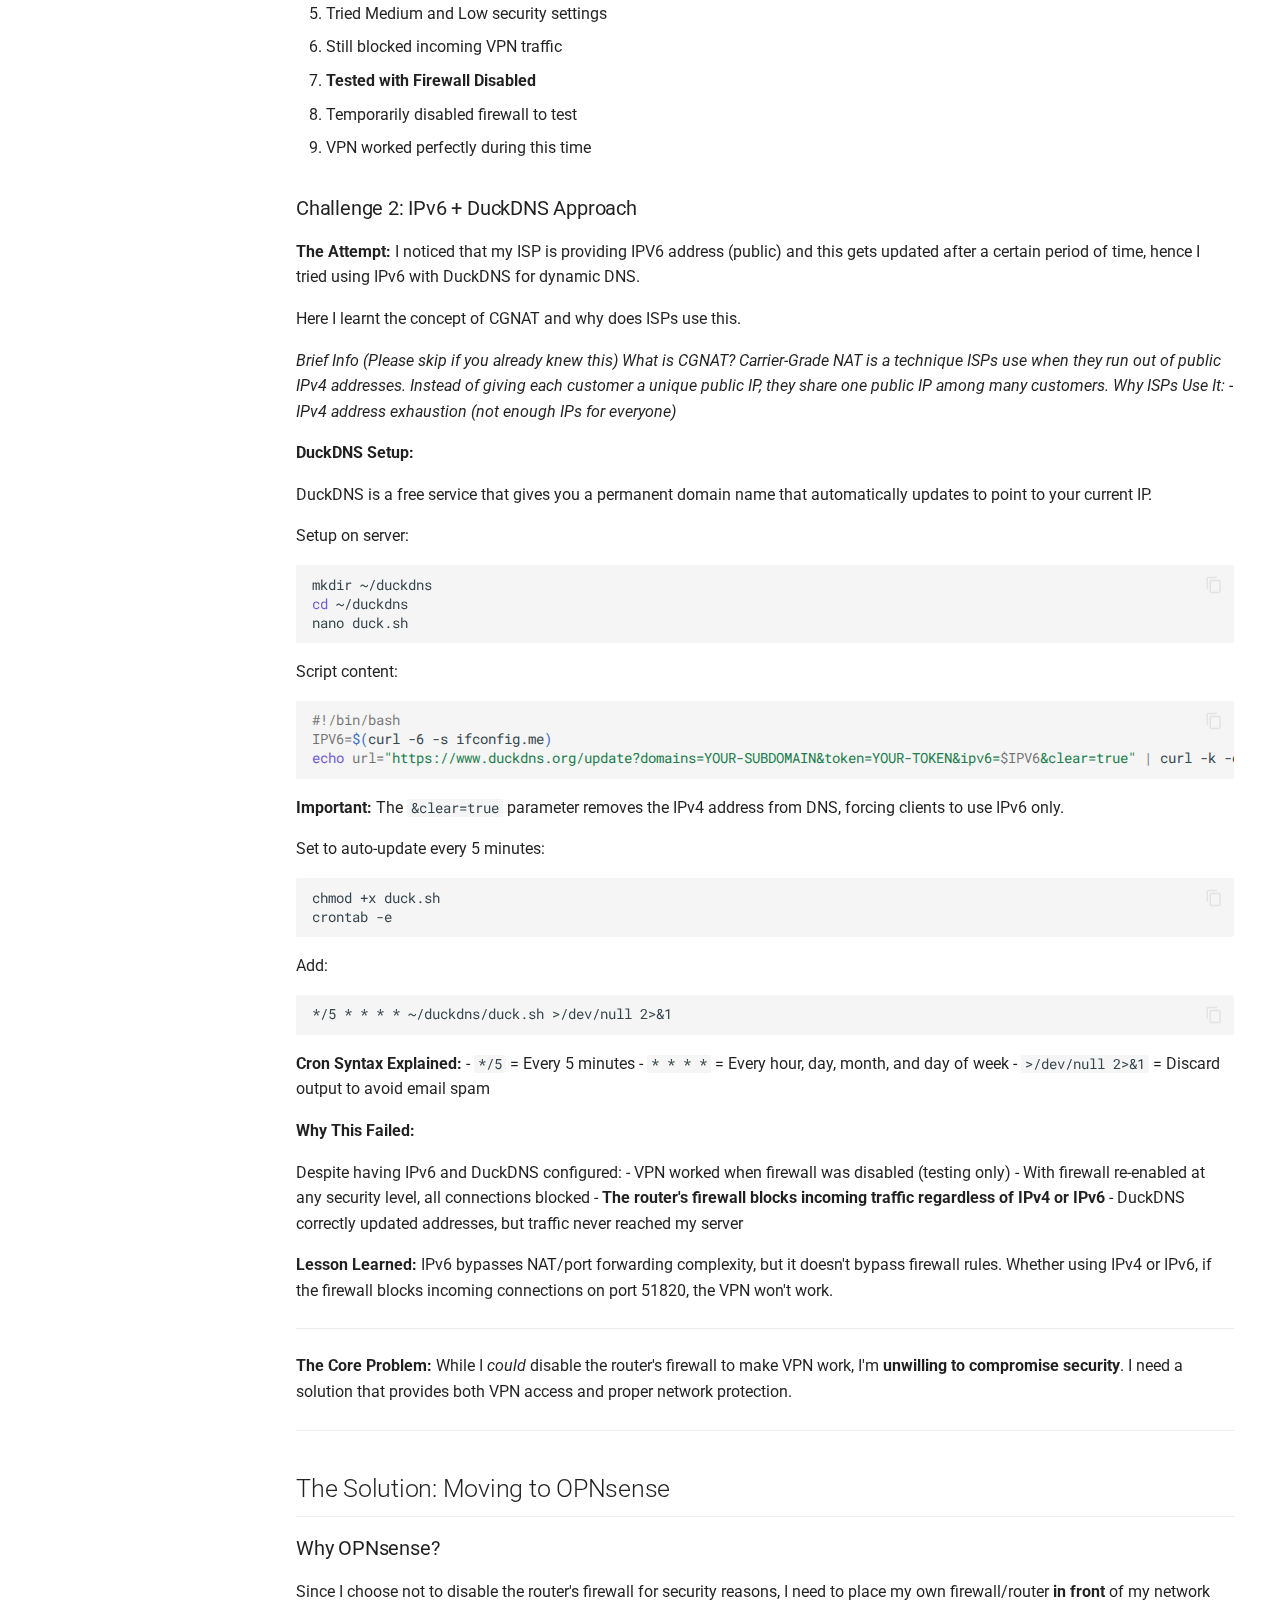
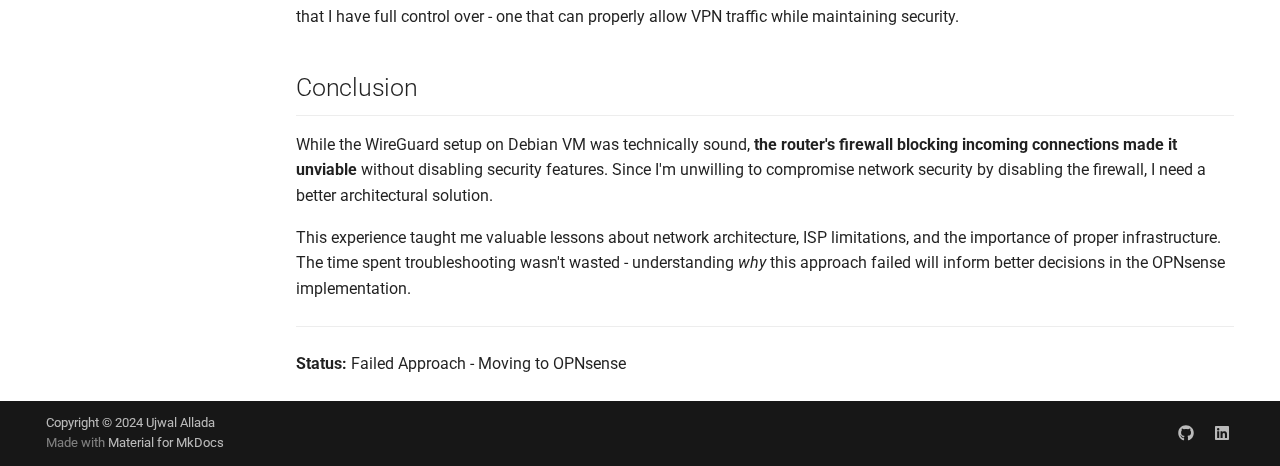
<file: homelab/network/wireguard-proxmox-vm/index.html>
<!doctype html>
<html lang="en" class="no-js">
  <head>
    
      <meta charset="utf-8">
      <meta name="viewport" content="width=device-width,initial-scale=1">
      
        <meta name="description" content="Homelab projects and CTF writeups by Ujwal Allada">
      
      
        <meta name="author" content="Ujwal Allada">
      
      
      
        <link rel="prev" href="../wireguard-proxmox-lxc/">
      
      
        <link rel="next" href="../../../ctf/">
      
      
      <link rel="icon" href="../../../assets/images/favicon.png">
      <meta name="generator" content="mkdocs-1.6.1, mkdocs-material-9.6.23">
    
    
      
        <title>WireGuard on Proxmox Debian VM - auXploit Writes</title>
      
    
    
      <link rel="stylesheet" href="../../../assets/stylesheets/main.84d31ad4.min.css">
      
        
        <link rel="stylesheet" href="../../../assets/stylesheets/palette.06af60db.min.css">
      
      


    
    
      
    
    
      
        
        
        <link rel="preconnect" href="https://fonts.gstatic.com" crossorigin>
        <link rel="stylesheet" href="https://fonts.googleapis.com/css?family=Roboto:300,300i,400,400i,700,700i%7CRoboto+Mono:400,400i,700,700i&display=fallback">
        <style>:root{--md-text-font:"Roboto";--md-code-font:"Roboto Mono"}</style>
      
    
    
      <link rel="stylesheet" href="../../../stylesheets/extra.css">
    
    <script>__md_scope=new URL("../../..",location),__md_hash=e=>[...e].reduce(((e,_)=>(e<<5)-e+_.charCodeAt(0)),0),__md_get=(e,_=localStorage,t=__md_scope)=>JSON.parse(_.getItem(t.pathname+"."+e)),__md_set=(e,_,t=localStorage,a=__md_scope)=>{try{t.setItem(a.pathname+"."+e,JSON.stringify(_))}catch(e){}}</script>
    
      

    
    
    
  </head>
  
  
    
    
      
    
    
    
    
    <body dir="ltr" data-md-color-scheme="default" data-md-color-primary="indigo" data-md-color-accent="indigo">
  
    
    <input class="md-toggle" data-md-toggle="drawer" type="checkbox" id="__drawer" autocomplete="off">
    <input class="md-toggle" data-md-toggle="search" type="checkbox" id="__search" autocomplete="off">
    <label class="md-overlay" for="__drawer"></label>
    <div data-md-component="skip">
      
        
        <a href="#wireguard-vpn-setup-on-debian-vm" class="md-skip">
          Skip to content
        </a>
      
    </div>
    <div data-md-component="announce">
      
    </div>
    
    
      

<header class="md-header" data-md-component="header">
  <nav class="md-header__inner md-grid" aria-label="Header">
    <a href="../../.." title="auXploit Writes" class="md-header__button md-logo" aria-label="auXploit Writes" data-md-component="logo">
      
  
  <svg xmlns="http://www.w3.org/2000/svg" viewBox="0 0 24 24"><path d="M12 8a3 3 0 0 0 3-3 3 3 0 0 0-3-3 3 3 0 0 0-3 3 3 3 0 0 0 3 3m0 3.54C9.64 9.35 6.5 8 3 8v11c3.5 0 6.64 1.35 9 3.54 2.36-2.19 5.5-3.54 9-3.54V8c-3.5 0-6.64 1.35-9 3.54"/></svg>

    </a>
    <label class="md-header__button md-icon" for="__drawer">
      
      <svg xmlns="http://www.w3.org/2000/svg" viewBox="0 0 24 24"><path d="M3 6h18v2H3zm0 5h18v2H3zm0 5h18v2H3z"/></svg>
    </label>
    <div class="md-header__title" data-md-component="header-title">
      <div class="md-header__ellipsis">
        <div class="md-header__topic">
          <span class="md-ellipsis">
            auXploit Writes
          </span>
        </div>
        <div class="md-header__topic" data-md-component="header-topic">
          <span class="md-ellipsis">
            
              WireGuard on Proxmox Debian VM
            
          </span>
        </div>
      </div>
    </div>
    
      
        <form class="md-header__option" data-md-component="palette">
  
    
    
    
    <input class="md-option" data-md-color-media="" data-md-color-scheme="default" data-md-color-primary="indigo" data-md-color-accent="indigo"  aria-label="Switch to dark mode"  type="radio" name="__palette" id="__palette_0">
    
      <label class="md-header__button md-icon" title="Switch to dark mode" for="__palette_1" hidden>
        <svg xmlns="http://www.w3.org/2000/svg" viewBox="0 0 24 24"><path d="M12 8a4 4 0 0 0-4 4 4 4 0 0 0 4 4 4 4 0 0 0 4-4 4 4 0 0 0-4-4m0 10a6 6 0 0 1-6-6 6 6 0 0 1 6-6 6 6 0 0 1 6 6 6 6 0 0 1-6 6m8-9.31V4h-4.69L12 .69 8.69 4H4v4.69L.69 12 4 15.31V20h4.69L12 23.31 15.31 20H20v-4.69L23.31 12z"/></svg>
      </label>
    
  
    
    
    
    <input class="md-option" data-md-color-media="" data-md-color-scheme="slate" data-md-color-primary="indigo" data-md-color-accent="indigo"  aria-label="Switch to light mode"  type="radio" name="__palette" id="__palette_1">
    
      <label class="md-header__button md-icon" title="Switch to light mode" for="__palette_0" hidden>
        <svg xmlns="http://www.w3.org/2000/svg" viewBox="0 0 24 24"><path d="M12 18c-.89 0-1.74-.2-2.5-.55C11.56 16.5 13 14.42 13 12s-1.44-4.5-3.5-5.45C10.26 6.2 11.11 6 12 6a6 6 0 0 1 6 6 6 6 0 0 1-6 6m8-9.31V4h-4.69L12 .69 8.69 4H4v4.69L.69 12 4 15.31V20h4.69L12 23.31 15.31 20H20v-4.69L23.31 12z"/></svg>
      </label>
    
  
</form>
      
    
    
      <script>var palette=__md_get("__palette");if(palette&&palette.color){if("(prefers-color-scheme)"===palette.color.media){var media=matchMedia("(prefers-color-scheme: light)"),input=document.querySelector(media.matches?"[data-md-color-media='(prefers-color-scheme: light)']":"[data-md-color-media='(prefers-color-scheme: dark)']");palette.color.media=input.getAttribute("data-md-color-media"),palette.color.scheme=input.getAttribute("data-md-color-scheme"),palette.color.primary=input.getAttribute("data-md-color-primary"),palette.color.accent=input.getAttribute("data-md-color-accent")}for(var[key,value]of Object.entries(palette.color))document.body.setAttribute("data-md-color-"+key,value)}</script>
    
    
    
      
      
        <label class="md-header__button md-icon" for="__search">
          
          <svg xmlns="http://www.w3.org/2000/svg" viewBox="0 0 24 24"><path d="M9.5 3A6.5 6.5 0 0 1 16 9.5c0 1.61-.59 3.09-1.56 4.23l.27.27h.79l5 5-1.5 1.5-5-5v-.79l-.27-.27A6.52 6.52 0 0 1 9.5 16 6.5 6.5 0 0 1 3 9.5 6.5 6.5 0 0 1 9.5 3m0 2C7 5 5 7 5 9.5S7 14 9.5 14 14 12 14 9.5 12 5 9.5 5"/></svg>
        </label>
        <div class="md-search" data-md-component="search" role="dialog">
  <label class="md-search__overlay" for="__search"></label>
  <div class="md-search__inner" role="search">
    <form class="md-search__form" name="search">
      <input type="text" class="md-search__input" name="query" aria-label="Search" placeholder="Search" autocapitalize="off" autocorrect="off" autocomplete="off" spellcheck="false" data-md-component="search-query" required>
      <label class="md-search__icon md-icon" for="__search">
        
        <svg xmlns="http://www.w3.org/2000/svg" viewBox="0 0 24 24"><path d="M9.5 3A6.5 6.5 0 0 1 16 9.5c0 1.61-.59 3.09-1.56 4.23l.27.27h.79l5 5-1.5 1.5-5-5v-.79l-.27-.27A6.52 6.52 0 0 1 9.5 16 6.5 6.5 0 0 1 3 9.5 6.5 6.5 0 0 1 9.5 3m0 2C7 5 5 7 5 9.5S7 14 9.5 14 14 12 14 9.5 12 5 9.5 5"/></svg>
        
        <svg xmlns="http://www.w3.org/2000/svg" viewBox="0 0 24 24"><path d="M20 11v2H8l5.5 5.5-1.42 1.42L4.16 12l7.92-7.92L13.5 5.5 8 11z"/></svg>
      </label>
      <nav class="md-search__options" aria-label="Search">
        
        <button type="reset" class="md-search__icon md-icon" title="Clear" aria-label="Clear" tabindex="-1">
          
          <svg xmlns="http://www.w3.org/2000/svg" viewBox="0 0 24 24"><path d="M19 6.41 17.59 5 12 10.59 6.41 5 5 6.41 10.59 12 5 17.59 6.41 19 12 13.41 17.59 19 19 17.59 13.41 12z"/></svg>
        </button>
      </nav>
      
        <div class="md-search__suggest" data-md-component="search-suggest"></div>
      
    </form>
    <div class="md-search__output">
      <div class="md-search__scrollwrap" tabindex="0" data-md-scrollfix>
        <div class="md-search-result" data-md-component="search-result">
          <div class="md-search-result__meta">
            Initializing search
          </div>
          <ol class="md-search-result__list" role="presentation"></ol>
        </div>
      </div>
    </div>
  </div>
</div>
      
    
    
      <div class="md-header__source">
        <a href="https://github.com/ujwalallada/ujwalallada.github.io" title="Go to repository" class="md-source" data-md-component="source">
  <div class="md-source__icon md-icon">
    
    <svg xmlns="http://www.w3.org/2000/svg" viewBox="0 0 512 512"><!--! Font Awesome Free 7.1.0 by @fontawesome - https://fontawesome.com License - https://fontawesome.com/license/free (Icons: CC BY 4.0, Fonts: SIL OFL 1.1, Code: MIT License) Copyright 2025 Fonticons, Inc.--><path d="M173.9 397.4c0 2-2.3 3.6-5.2 3.6-3.3.3-5.6-1.3-5.6-3.6 0-2 2.3-3.6 5.2-3.6 3-.3 5.6 1.3 5.6 3.6m-31.1-4.5c-.7 2 1.3 4.3 4.3 4.9 2.6 1 5.6 0 6.2-2s-1.3-4.3-4.3-5.2c-2.6-.7-5.5.3-6.2 2.3m44.2-1.7c-2.9.7-4.9 2.6-4.6 4.9.3 2 2.9 3.3 5.9 2.6 2.9-.7 4.9-2.6 4.6-4.6-.3-1.9-3-3.2-5.9-2.9M252.8 8C114.1 8 8 113.3 8 252c0 110.9 69.8 205.8 169.5 239.2 12.8 2.3 17.3-5.6 17.3-12.1 0-6.2-.3-40.4-.3-61.4 0 0-70 15-84.7-29.8 0 0-11.4-29.1-27.8-36.6 0 0-22.9-15.7 1.6-15.4 0 0 24.9 2 38.6 25.8 21.9 38.6 58.6 27.5 72.9 20.9 2.3-16 8.8-27.1 16-33.7-55.9-6.2-112.3-14.3-112.3-110.5 0-27.5 7.6-41.3 23.6-58.9-2.6-6.5-11.1-33.3 2.6-67.9 20.9-6.5 69 27 69 27 20-5.6 41.5-8.5 62.8-8.5s42.8 2.9 62.8 8.5c0 0 48.1-33.6 69-27 13.7 34.7 5.2 61.4 2.6 67.9 16 17.7 25.8 31.5 25.8 58.9 0 96.5-58.9 104.2-114.8 110.5 9.2 7.9 17 22.9 17 46.4 0 33.7-.3 75.4-.3 83.6 0 6.5 4.6 14.4 17.3 12.1C436.2 457.8 504 362.9 504 252 504 113.3 391.5 8 252.8 8M105.2 352.9c-1.3 1-1 3.3.7 5.2 1.6 1.6 3.9 2.3 5.2 1 1.3-1 1-3.3-.7-5.2-1.6-1.6-3.9-2.3-5.2-1m-10.8-8.1c-.7 1.3.3 2.9 2.3 3.9 1.6 1 3.6.7 4.3-.7.7-1.3-.3-2.9-2.3-3.9-2-.6-3.6-.3-4.3.7m32.4 35.6c-1.6 1.3-1 4.3 1.3 6.2 2.3 2.3 5.2 2.6 6.5 1 1.3-1.3.7-4.3-1.3-6.2-2.2-2.3-5.2-2.6-6.5-1m-11.4-14.7c-1.6 1-1.6 3.6 0 5.9s4.3 3.3 5.6 2.3c1.6-1.3 1.6-3.9 0-6.2-1.4-2.3-4-3.3-5.6-2"/></svg>
  </div>
  <div class="md-source__repository">
    ujwalallada
  </div>
</a>
      </div>
    
  </nav>
  
</header>
    
    <div class="md-container" data-md-component="container">
      
      
        
          
            
<nav class="md-tabs" aria-label="Tabs" data-md-component="tabs">
  <div class="md-grid">
    <ul class="md-tabs__list">
      
        
  
  
  
  
    <li class="md-tabs__item">
      <a href="../../.." class="md-tabs__link">
        
  
  
    
  
  Home

      </a>
    </li>
  

      
        
  
  
  
    
  
  
    
    
      <li class="md-tabs__item md-tabs__item--active">
        <a href="../../" class="md-tabs__link">
          
  
  
    
  
  Homelab

        </a>
      </li>
    
  

      
        
  
  
  
  
    
    
      <li class="md-tabs__item">
        <a href="../../../ctf/" class="md-tabs__link">
          
  
  
    
  
  CTF Writeups

        </a>
      </li>
    
  

      
    </ul>
  </div>
</nav>
          
        
      
      <main class="md-main" data-md-component="main">
        <div class="md-main__inner md-grid">
          
            
              
              <div class="md-sidebar md-sidebar--primary" data-md-component="sidebar" data-md-type="navigation" >
                <div class="md-sidebar__scrollwrap">
                  <div class="md-sidebar__inner">
                    


  


  

<nav class="md-nav md-nav--primary md-nav--lifted md-nav--integrated" aria-label="Navigation" data-md-level="0">
  <label class="md-nav__title" for="__drawer">
    <a href="../../.." title="auXploit Writes" class="md-nav__button md-logo" aria-label="auXploit Writes" data-md-component="logo">
      
  
  <svg xmlns="http://www.w3.org/2000/svg" viewBox="0 0 24 24"><path d="M12 8a3 3 0 0 0 3-3 3 3 0 0 0-3-3 3 3 0 0 0-3 3 3 3 0 0 0 3 3m0 3.54C9.64 9.35 6.5 8 3 8v11c3.5 0 6.64 1.35 9 3.54 2.36-2.19 5.5-3.54 9-3.54V8c-3.5 0-6.64 1.35-9 3.54"/></svg>

    </a>
    auXploit Writes
  </label>
  
    <div class="md-nav__source">
      <a href="https://github.com/ujwalallada/ujwalallada.github.io" title="Go to repository" class="md-source" data-md-component="source">
  <div class="md-source__icon md-icon">
    
    <svg xmlns="http://www.w3.org/2000/svg" viewBox="0 0 512 512"><!--! Font Awesome Free 7.1.0 by @fontawesome - https://fontawesome.com License - https://fontawesome.com/license/free (Icons: CC BY 4.0, Fonts: SIL OFL 1.1, Code: MIT License) Copyright 2025 Fonticons, Inc.--><path d="M173.9 397.4c0 2-2.3 3.6-5.2 3.6-3.3.3-5.6-1.3-5.6-3.6 0-2 2.3-3.6 5.2-3.6 3-.3 5.6 1.3 5.6 3.6m-31.1-4.5c-.7 2 1.3 4.3 4.3 4.9 2.6 1 5.6 0 6.2-2s-1.3-4.3-4.3-5.2c-2.6-.7-5.5.3-6.2 2.3m44.2-1.7c-2.9.7-4.9 2.6-4.6 4.9.3 2 2.9 3.3 5.9 2.6 2.9-.7 4.9-2.6 4.6-4.6-.3-1.9-3-3.2-5.9-2.9M252.8 8C114.1 8 8 113.3 8 252c0 110.9 69.8 205.8 169.5 239.2 12.8 2.3 17.3-5.6 17.3-12.1 0-6.2-.3-40.4-.3-61.4 0 0-70 15-84.7-29.8 0 0-11.4-29.1-27.8-36.6 0 0-22.9-15.7 1.6-15.4 0 0 24.9 2 38.6 25.8 21.9 38.6 58.6 27.5 72.9 20.9 2.3-16 8.8-27.1 16-33.7-55.9-6.2-112.3-14.3-112.3-110.5 0-27.5 7.6-41.3 23.6-58.9-2.6-6.5-11.1-33.3 2.6-67.9 20.9-6.5 69 27 69 27 20-5.6 41.5-8.5 62.8-8.5s42.8 2.9 62.8 8.5c0 0 48.1-33.6 69-27 13.7 34.7 5.2 61.4 2.6 67.9 16 17.7 25.8 31.5 25.8 58.9 0 96.5-58.9 104.2-114.8 110.5 9.2 7.9 17 22.9 17 46.4 0 33.7-.3 75.4-.3 83.6 0 6.5 4.6 14.4 17.3 12.1C436.2 457.8 504 362.9 504 252 504 113.3 391.5 8 252.8 8M105.2 352.9c-1.3 1-1 3.3.7 5.2 1.6 1.6 3.9 2.3 5.2 1 1.3-1 1-3.3-.7-5.2-1.6-1.6-3.9-2.3-5.2-1m-10.8-8.1c-.7 1.3.3 2.9 2.3 3.9 1.6 1 3.6.7 4.3-.7.7-1.3-.3-2.9-2.3-3.9-2-.6-3.6-.3-4.3.7m32.4 35.6c-1.6 1.3-1 4.3 1.3 6.2 2.3 2.3 5.2 2.6 6.5 1 1.3-1.3.7-4.3-1.3-6.2-2.2-2.3-5.2-2.6-6.5-1m-11.4-14.7c-1.6 1-1.6 3.6 0 5.9s4.3 3.3 5.6 2.3c1.6-1.3 1.6-3.9 0-6.2-1.4-2.3-4-3.3-5.6-2"/></svg>
  </div>
  <div class="md-source__repository">
    ujwalallada
  </div>
</a>
    </div>
  
  <ul class="md-nav__list" data-md-scrollfix>
    
      
      
  
  
  
  
    <li class="md-nav__item">
      <a href="../../.." class="md-nav__link">
        
  
  
  <span class="md-ellipsis">
    Home
    
  </span>
  

      </a>
    </li>
  

    
      
      
  
  
    
  
  
  
    
    
      
        
          
        
      
        
      
    
    
    
      
        
        
      
      
        
      
    
    
    <li class="md-nav__item md-nav__item--active md-nav__item--section md-nav__item--nested">
      
        
        
        <input class="md-nav__toggle md-toggle " type="checkbox" id="__nav_2" checked>
        
          
          <div class="md-nav__link md-nav__container">
            <a href="../../" class="md-nav__link ">
              
  
  
  <span class="md-ellipsis">
    Homelab
    
  </span>
  

            </a>
            
              
              <label class="md-nav__link " for="__nav_2" id="__nav_2_label" tabindex="">
                <span class="md-nav__icon md-icon"></span>
              </label>
            
          </div>
        
        <nav class="md-nav" data-md-level="1" aria-labelledby="__nav_2_label" aria-expanded="true">
          <label class="md-nav__title" for="__nav_2">
            <span class="md-nav__icon md-icon"></span>
            Homelab
          </label>
          <ul class="md-nav__list" data-md-scrollfix>
            
              
            
              
                
  
  
    
  
  
  
    
    
      
        
      
        
      
    
    
    
      
      
        
          
          
        
      
    
    
    <li class="md-nav__item md-nav__item--active md-nav__item--section md-nav__item--nested">
      
        
        
        <input class="md-nav__toggle md-toggle " type="checkbox" id="__nav_2_2" checked>
        
          
          <label class="md-nav__link" for="__nav_2_2" id="__nav_2_2_label" tabindex="">
            
  
  
  <span class="md-ellipsis">
    Secure Remote Management of Proxmox Using VPN
    
  </span>
  

            <span class="md-nav__icon md-icon"></span>
          </label>
        
        <nav class="md-nav" data-md-level="2" aria-labelledby="__nav_2_2_label" aria-expanded="true">
          <label class="md-nav__title" for="__nav_2_2">
            <span class="md-nav__icon md-icon"></span>
            Secure Remote Management of Proxmox Using VPN
          </label>
          <ul class="md-nav__list" data-md-scrollfix>
            
              
                
  
  
  
  
    <li class="md-nav__item">
      <a href="../wireguard-proxmox-lxc/" class="md-nav__link">
        
  
  
  <span class="md-ellipsis">
    WireGuard on Proxmox (LXC)
    
  </span>
  

      </a>
    </li>
  

              
            
              
                
  
  
    
  
  
  
    <li class="md-nav__item md-nav__item--active">
      
      <input class="md-nav__toggle md-toggle" type="checkbox" id="__toc">
      
      
        
      
      
        <label class="md-nav__link md-nav__link--active" for="__toc">
          
  
  
  <span class="md-ellipsis">
    WireGuard on Proxmox Debian VM
    
  </span>
  

          <span class="md-nav__icon md-icon"></span>
        </label>
      
      <a href="./" class="md-nav__link md-nav__link--active">
        
  
  
  <span class="md-ellipsis">
    WireGuard on Proxmox Debian VM
    
  </span>
  

      </a>
      
        

<nav class="md-nav md-nav--secondary" aria-label="Table of contents">
  
  
  
    
  
  
    <label class="md-nav__title" for="__toc">
      <span class="md-nav__icon md-icon"></span>
      Table of contents
    </label>
    <ul class="md-nav__list" data-md-component="toc" data-md-scrollfix>
      
        <li class="md-nav__item">
  <a href="#overview" class="md-nav__link">
    <span class="md-ellipsis">
      Overview
    </span>
  </a>
  
</li>
      
        <li class="md-nav__item">
  <a href="#system-architecture-attempted" class="md-nav__link">
    <span class="md-ellipsis">
      System Architecture (Attempted)
    </span>
  </a>
  
</li>
      
        <li class="md-nav__item">
  <a href="#setup-process" class="md-nav__link">
    <span class="md-ellipsis">
      Setup Process
    </span>
  </a>
  
    <nav class="md-nav" aria-label="Setup Process">
      <ul class="md-nav__list">
        
          <li class="md-nav__item">
  <a href="#1-install-wireguard" class="md-nav__link">
    <span class="md-ellipsis">
      1. Install WireGuard
    </span>
  </a>
  
</li>
        
          <li class="md-nav__item">
  <a href="#2-enable-ip-forwarding" class="md-nav__link">
    <span class="md-ellipsis">
      2. Enable IP Forwarding
    </span>
  </a>
  
</li>
        
          <li class="md-nav__item">
  <a href="#3-generate-keys" class="md-nav__link">
    <span class="md-ellipsis">
      3. Generate Keys
    </span>
  </a>
  
</li>
        
          <li class="md-nav__item">
  <a href="#4-configure-the-server" class="md-nav__link">
    <span class="md-ellipsis">
      4. Configure the Server
    </span>
  </a>
  
</li>
        
          <li class="md-nav__item">
  <a href="#5-configure-firewall" class="md-nav__link">
    <span class="md-ellipsis">
      5. Configure Firewall
    </span>
  </a>
  
</li>
        
          <li class="md-nav__item">
  <a href="#6-configure-clients" class="md-nav__link">
    <span class="md-ellipsis">
      6. Configure Clients
    </span>
  </a>
  
</li>
        
      </ul>
    </nav>
  
</li>
      
        <li class="md-nav__item">
  <a href="#the-challenges-i-faced" class="md-nav__link">
    <span class="md-ellipsis">
      The Challenges I Faced
    </span>
  </a>
  
    <nav class="md-nav" aria-label="The Challenges I Faced">
      <ul class="md-nav__list">
        
          <li class="md-nav__item">
  <a href="#challenge-1-router-firewall-blocking-vpn" class="md-nav__link">
    <span class="md-ellipsis">
      Challenge 1: Router Firewall Blocking VPN
    </span>
  </a>
  
</li>
        
          <li class="md-nav__item">
  <a href="#challenge-2-ipv6-duckdns-approach" class="md-nav__link">
    <span class="md-ellipsis">
      Challenge 2: IPv6 + DuckDNS Approach
    </span>
  </a>
  
</li>
        
      </ul>
    </nav>
  
</li>
      
        <li class="md-nav__item">
  <a href="#the-solution-moving-to-opnsense" class="md-nav__link">
    <span class="md-ellipsis">
      The Solution: Moving to OPNsense
    </span>
  </a>
  
    <nav class="md-nav" aria-label="The Solution: Moving to OPNsense">
      <ul class="md-nav__list">
        
          <li class="md-nav__item">
  <a href="#why-opnsense" class="md-nav__link">
    <span class="md-ellipsis">
      Why OPNsense?
    </span>
  </a>
  
</li>
        
      </ul>
    </nav>
  
</li>
      
        <li class="md-nav__item">
  <a href="#conclusion" class="md-nav__link">
    <span class="md-ellipsis">
      Conclusion
    </span>
  </a>
  
</li>
      
    </ul>
  
</nav>
      
    </li>
  

              
            
          </ul>
        </nav>
      
    </li>
  

              
            
          </ul>
        </nav>
      
    </li>
  

    
      
      
  
  
  
  
    
    
      
        
          
        
      
    
    
    
      
      
        
      
    
    
    <li class="md-nav__item md-nav__item--nested">
      
        
        
          
        
        <input class="md-nav__toggle md-toggle md-toggle--indeterminate" type="checkbox" id="__nav_3" >
        
          
          <div class="md-nav__link md-nav__container">
            <a href="../../../ctf/" class="md-nav__link ">
              
  
  
  <span class="md-ellipsis">
    CTF Writeups
    
  </span>
  

            </a>
            
          </div>
        
        <nav class="md-nav" data-md-level="1" aria-labelledby="__nav_3_label" aria-expanded="false">
          <label class="md-nav__title" for="__nav_3">
            <span class="md-nav__icon md-icon"></span>
            CTF Writeups
          </label>
          <ul class="md-nav__list" data-md-scrollfix>
            
              
            
          </ul>
        </nav>
      
    </li>
  

    
  </ul>
</nav>
                  </div>
                </div>
              </div>
            
            
          
          
            <div class="md-content" data-md-component="content">
              <article class="md-content__inner md-typeset">
                
                  


  
  


<h1 id="wireguard-vpn-setup-on-debian-vm">🔐 WireGuard VPN Setup on Debian VM</h1>
<p>A documentation of my attempt to set up WireGuard VPN on a Debian VM, the challenges I encountered, and why I'm moving to an OPNsense-based solution.</p>
<hr />
<h2 id="overview">Overview</h2>
<p><strong>Goal:</strong> Set up a WireGuard VPN to securely access my home network from anywhere.</p>
<p><strong>Environment:</strong>
- Proxmox Host (static): <strong>192.168.1.10</strong>
- Debian VPN server (LXC, attempt 1): <strong>192.168.1.171</strong>
- Home network with dynamic IPv6
- Mobile and laptop clients</p>
<p><strong>Outcome:</strong> Approach failed due to ISP router limitations. Switching to OPNsense firewall solution.</p>
<hr />
<h2 id="system-architecture-attempted">System Architecture (Attempted)</h2>
<div class="language-text highlight"><pre><span></span><code><span id="__span-0-1"><a id="__codelineno-0-1" name="__codelineno-0-1" href="#__codelineno-0-1"></a>Internet
</span><span id="__span-0-2"><a id="__codelineno-0-2" name="__codelineno-0-2" href="#__codelineno-0-2"></a>   │
</span><span id="__span-0-3"><a id="__codelineno-0-3" name="__codelineno-0-3" href="#__codelineno-0-3"></a>   └─ ISP Router (192.168.1.1)
</span><span id="__span-0-4"><a id="__codelineno-0-4" name="__codelineno-0-4" href="#__codelineno-0-4"></a>        ├─ Proxmox Host
</span><span id="__span-0-5"><a id="__codelineno-0-5" name="__codelineno-0-5" href="#__codelineno-0-5"></a>        │    └─ Debian VM (192.168.1.171)
</span><span id="__span-0-6"><a id="__codelineno-0-6" name="__codelineno-0-6" href="#__codelineno-0-6"></a>        │         └─ WireGuard Server (port 51820)
</span><span id="__span-0-7"><a id="__codelineno-0-7" name="__codelineno-0-7" href="#__codelineno-0-7"></a>        │
</span><span id="__span-0-8"><a id="__codelineno-0-8" name="__codelineno-0-8" href="#__codelineno-0-8"></a>        └─ Clients (mobile, laptop)
</span></code></pre></div>
<hr />
<h2 id="setup-process">Setup Process</h2>
<h3 id="1-install-wireguard">1. Install WireGuard</h3>
<p>On the Debian VM:</p>
<div class="language-bash highlight"><pre><span></span><code><span id="__span-1-1"><a id="__codelineno-1-1" name="__codelineno-1-1" href="#__codelineno-1-1"></a>sudo<span class="w"> </span>apt<span class="w"> </span>update<span class="w"> </span><span class="o">&amp;&amp;</span><span class="w"> </span>sudo<span class="w"> </span>apt<span class="w"> </span>upgrade<span class="w"> </span>-y
</span><span id="__span-1-2"><a id="__codelineno-1-2" name="__codelineno-1-2" href="#__codelineno-1-2"></a>sudo<span class="w"> </span>apt<span class="w"> </span>install<span class="w"> </span>wireguard<span class="w"> </span>wireguard-tools<span class="w"> </span>curl<span class="w"> </span>-y
</span></code></pre></div>
<h3 id="2-enable-ip-forwarding">2. Enable IP Forwarding</h3>
<p>Create <code>/etc/sysctl.d/99-sysctl.conf</code> and add:</p>
<div class="language-ini highlight"><pre><span></span><code><span id="__span-2-1"><a id="__codelineno-2-1" name="__codelineno-2-1" href="#__codelineno-2-1"></a><span class="na">net.ipv4.ip_forward</span><span class="o">=</span><span class="s">1</span>
</span></code></pre></div>
<p>Apply with:
<div class="language-bash highlight"><pre><span></span><code><span id="__span-3-1"><a id="__codelineno-3-1" name="__codelineno-3-1" href="#__codelineno-3-1"></a>sudo<span class="w"> </span>sysctl<span class="w"> </span>--system
</span></code></pre></div></p>
<h3 id="3-generate-keys">3. Generate Keys</h3>
<p>For the server and each client:</p>
<div class="language-bash highlight"><pre><span></span><code><span id="__span-4-1"><a id="__codelineno-4-1" name="__codelineno-4-1" href="#__codelineno-4-1"></a><span class="nb">cd</span><span class="w"> </span>/etc/wireguard
</span><span id="__span-4-2"><a id="__codelineno-4-2" name="__codelineno-4-2" href="#__codelineno-4-2"></a>sudo<span class="w"> </span><span class="nb">umask</span><span class="w"> </span><span class="m">077</span>
</span><span id="__span-4-3"><a id="__codelineno-4-3" name="__codelineno-4-3" href="#__codelineno-4-3"></a>
</span><span id="__span-4-4"><a id="__codelineno-4-4" name="__codelineno-4-4" href="#__codelineno-4-4"></a><span class="c1"># Server keys</span>
</span><span id="__span-4-5"><a id="__codelineno-4-5" name="__codelineno-4-5" href="#__codelineno-4-5"></a>sudo<span class="w"> </span>wg<span class="w"> </span>genkey<span class="w"> </span><span class="p">|</span><span class="w"> </span>sudo<span class="w"> </span>tee<span class="w"> </span>server_private.key<span class="w"> </span><span class="p">|</span><span class="w"> </span>wg<span class="w"> </span>pubkey<span class="w"> </span><span class="p">|</span><span class="w"> </span>sudo<span class="w"> </span>tee<span class="w"> </span>server_public.key
</span><span id="__span-4-6"><a id="__codelineno-4-6" name="__codelineno-4-6" href="#__codelineno-4-6"></a>
</span><span id="__span-4-7"><a id="__codelineno-4-7" name="__codelineno-4-7" href="#__codelineno-4-7"></a><span class="c1"># Mobile client keys</span>
</span><span id="__span-4-8"><a id="__codelineno-4-8" name="__codelineno-4-8" href="#__codelineno-4-8"></a>sudo<span class="w"> </span>wg<span class="w"> </span>genkey<span class="w"> </span><span class="p">|</span><span class="w"> </span>sudo<span class="w"> </span>tee<span class="w"> </span>mobile_private.key<span class="w"> </span><span class="p">|</span><span class="w"> </span>wg<span class="w"> </span>pubkey<span class="w"> </span><span class="p">|</span><span class="w"> </span>sudo<span class="w"> </span>tee<span class="w"> </span>mobile_public.key
</span></code></pre></div>
<h3 id="4-configure-the-server">4. Configure the Server</h3>
<p>Create <code>/etc/wireguard/wg0.conf</code>:</p>
<div class="language-ini highlight"><pre><span></span><code><span id="__span-5-1"><a id="__codelineno-5-1" name="__codelineno-5-1" href="#__codelineno-5-1"></a><span class="k">[Interface]</span>
</span><span id="__span-5-2"><a id="__codelineno-5-2" name="__codelineno-5-2" href="#__codelineno-5-2"></a><span class="na">PrivateKey</span><span class="w"> </span><span class="o">=</span><span class="w"> </span><span class="s">&lt;SERVER_PRIVATE_KEY&gt;</span>
</span><span id="__span-5-3"><a id="__codelineno-5-3" name="__codelineno-5-3" href="#__codelineno-5-3"></a><span class="na">Address</span><span class="w"> </span><span class="o">=</span><span class="w"> </span><span class="s">10.8.0.1/24</span>
</span><span id="__span-5-4"><a id="__codelineno-5-4" name="__codelineno-5-4" href="#__codelineno-5-4"></a><span class="na">ListenPort</span><span class="w"> </span><span class="o">=</span><span class="w"> </span><span class="s">51820</span>
</span><span id="__span-5-5"><a id="__codelineno-5-5" name="__codelineno-5-5" href="#__codelineno-5-5"></a>
</span><span id="__span-5-6"><a id="__codelineno-5-6" name="__codelineno-5-6" href="#__codelineno-5-6"></a><span class="c1"># NAT rules - replace ens18 with your interface name</span>
</span><span id="__span-5-7"><a id="__codelineno-5-7" name="__codelineno-5-7" href="#__codelineno-5-7"></a><span class="na">PostUp</span><span class="w"> </span><span class="o">=</span><span class="w"> </span><span class="s">iptables -A FORWARD -i %i -j ACCEPT</span><span class="c1">; iptables -A FORWARD -o %i -j ACCEPT; iptables -t nat -A POSTROUTING -o ens18 -j MASQUERADE</span>
</span><span id="__span-5-8"><a id="__codelineno-5-8" name="__codelineno-5-8" href="#__codelineno-5-8"></a><span class="na">PostDown</span><span class="w"> </span><span class="o">=</span><span class="w"> </span><span class="s">iptables -D FORWARD -i %i -j ACCEPT</span><span class="c1">; iptables -D FORWARD -o %i -j ACCEPT; iptables -t nat -D POSTROUTING -o ens18 -j MASQUERADE</span>
</span><span id="__span-5-9"><a id="__codelineno-5-9" name="__codelineno-5-9" href="#__codelineno-5-9"></a>
</span><span id="__span-5-10"><a id="__codelineno-5-10" name="__codelineno-5-10" href="#__codelineno-5-10"></a><span class="na">[Peer]    # Mobile Client</span>
</span><span id="__span-5-11"><a id="__codelineno-5-11" name="__codelineno-5-11" href="#__codelineno-5-11"></a><span class="na">PublicKey</span><span class="w"> </span><span class="o">=</span><span class="w"> </span><span class="s">&lt;MOBILE_PUBLIC_KEY&gt;</span>
</span><span id="__span-5-12"><a id="__codelineno-5-12" name="__codelineno-5-12" href="#__codelineno-5-12"></a><span class="na">AllowedIPs</span><span class="w"> </span><span class="o">=</span><span class="w"> </span><span class="s">10.8.0.2/32</span>
</span><span id="__span-5-13"><a id="__codelineno-5-13" name="__codelineno-5-13" href="#__codelineno-5-13"></a><span class="na">PersistentKeepalive</span><span class="w"> </span><span class="o">=</span><span class="w"> </span><span class="s">25</span>
</span></code></pre></div>
<p>Start WireGuard:
<div class="language-bash highlight"><pre><span></span><code><span id="__span-6-1"><a id="__codelineno-6-1" name="__codelineno-6-1" href="#__codelineno-6-1"></a>sudo<span class="w"> </span>systemctl<span class="w"> </span><span class="nb">enable</span><span class="w"> </span>wg-quick@wg0
</span><span id="__span-6-2"><a id="__codelineno-6-2" name="__codelineno-6-2" href="#__codelineno-6-2"></a>sudo<span class="w"> </span>systemctl<span class="w"> </span>start<span class="w"> </span>wg-quick@wg0
</span></code></pre></div></p>
<h3 id="5-configure-firewall">5. Configure Firewall</h3>
<p>Set up UFW to allow WireGuard:</p>
<div class="language-bash highlight"><pre><span></span><code><span id="__span-7-1"><a id="__codelineno-7-1" name="__codelineno-7-1" href="#__codelineno-7-1"></a>sudo<span class="w"> </span>ufw<span class="w"> </span>allow<span class="w"> </span><span class="m">22</span>/tcp<span class="w">      </span><span class="c1"># SSH</span>
</span><span id="__span-7-2"><a id="__codelineno-7-2" name="__codelineno-7-2" href="#__codelineno-7-2"></a>sudo<span class="w"> </span>ufw<span class="w"> </span>allow<span class="w"> </span><span class="m">51820</span>/udp<span class="w">   </span><span class="c1"># WireGuard</span>
</span><span id="__span-7-3"><a id="__codelineno-7-3" name="__codelineno-7-3" href="#__codelineno-7-3"></a>sudo<span class="w"> </span>ufw<span class="w"> </span><span class="nb">enable</span>
</span></code></pre></div>
<h3 id="6-configure-clients">6. Configure Clients</h3>
<p><strong>Mobile (Android):</strong></p>
<p>Create a config file:</p>
<div class="language-ini highlight"><pre><span></span><code><span id="__span-8-1"><a id="__codelineno-8-1" name="__codelineno-8-1" href="#__codelineno-8-1"></a><span class="k">[Interface]</span>
</span><span id="__span-8-2"><a id="__codelineno-8-2" name="__codelineno-8-2" href="#__codelineno-8-2"></a><span class="na">PrivateKey</span><span class="w"> </span><span class="o">=</span><span class="w"> </span><span class="s">&lt;MOBILE_PRIVATE_KEY&gt;</span>
</span><span id="__span-8-3"><a id="__codelineno-8-3" name="__codelineno-8-3" href="#__codelineno-8-3"></a><span class="na">Address</span><span class="w"> </span><span class="o">=</span><span class="w"> </span><span class="s">10.8.0.2/32</span>
</span><span id="__span-8-4"><a id="__codelineno-8-4" name="__codelineno-8-4" href="#__codelineno-8-4"></a><span class="na">DNS</span><span class="w"> </span><span class="o">=</span><span class="w"> </span><span class="s">1.1.1.1</span>
</span><span id="__span-8-5"><a id="__codelineno-8-5" name="__codelineno-8-5" href="#__codelineno-8-5"></a>
</span><span id="__span-8-6"><a id="__codelineno-8-6" name="__codelineno-8-6" href="#__codelineno-8-6"></a><span class="k">[Peer]</span>
</span><span id="__span-8-7"><a id="__codelineno-8-7" name="__codelineno-8-7" href="#__codelineno-8-7"></a><span class="na">PublicKey</span><span class="w"> </span><span class="o">=</span><span class="w"> </span><span class="s">&lt;SERVER_PUBLIC_KEY&gt;</span>
</span><span id="__span-8-8"><a id="__codelineno-8-8" name="__codelineno-8-8" href="#__codelineno-8-8"></a><span class="na">Endpoint</span><span class="w"> </span><span class="o">=</span><span class="w"> </span><span class="s">&lt;YOUR_IPV6_OR_DOMAIN&gt;:51820</span>
</span><span id="__span-8-9"><a id="__codelineno-8-9" name="__codelineno-8-9" href="#__codelineno-8-9"></a><span class="na">AllowedIPs</span><span class="w"> </span><span class="o">=</span><span class="w"> </span><span class="s">0.0.0.0/0</span>
</span><span id="__span-8-10"><a id="__codelineno-8-10" name="__codelineno-8-10" href="#__codelineno-8-10"></a><span class="na">PersistentKeepalive</span><span class="w"> </span><span class="o">=</span><span class="w"> </span><span class="s">25</span>
</span></code></pre></div>
<p>Import into the WireGuard app (via QR code or manual entry).</p>
<hr />
<h2 id="the-challenges-i-faced">The Challenges I Faced</h2>
<h3 id="challenge-1-router-firewall-blocking-vpn">Challenge 1: Router Firewall Blocking VPN</h3>
<p><strong>The Problem:</strong>
My router's firewall is set to "High" security mode, blocking all incoming VPN connections. While I <em>can</em> disable the firewall, <strong>I choose not to</strong> due to serious security implications (explained below).</p>
<p><strong>What I Tried:</strong></p>
<ol>
<li><strong>Port Forwarding Configuration</strong></li>
<li>Correctly set up UDP 51820 → 192.168.1.171</li>
<li>
<p>Verified multiple times, rebooted router</p>
</li>
<li>
<p><strong>Firewall Security Levels</strong></p>
</li>
<li>Tried Medium and Low security settings</li>
<li>
<p>Still blocked incoming VPN traffic</p>
</li>
<li>
<p><strong>Tested with Firewall Disabled</strong></p>
</li>
<li>Temporarily disabled firewall to test</li>
<li>VPN worked perfectly during this time</li>
</ol>
<h3 id="challenge-2-ipv6-duckdns-approach">Challenge 2: IPv6 + DuckDNS Approach</h3>
<p><strong>The Attempt:</strong>
I noticed that my ISP is providing IPV6 address (public) and this gets updated after a certain period of time, hence I tried using IPv6 with DuckDNS for dynamic DNS.</p>
<p>Here I learnt the concept of CGNAT and why does ISPs use this.</p>
<p><em>Brief Info (Please skip if you already knew this)
</em><em>What is CGNAT?</em><em>
Carrier-Grade NAT is a technique ISPs use when they run out of public IPv4 addresses. Instead of giving each customer a unique public IP, they share one public IP among many customers.
</em><em>Why ISPs Use It:</em><em>
- IPv4 address exhaustion (not enough IPs for everyone)</em></p>
<p><strong>DuckDNS Setup:</strong></p>
<p>DuckDNS is a free service that gives you a permanent domain name that automatically updates to point to your current IP.</p>
<p>Setup on server:</p>
<div class="language-bash highlight"><pre><span></span><code><span id="__span-9-1"><a id="__codelineno-9-1" name="__codelineno-9-1" href="#__codelineno-9-1"></a>mkdir<span class="w"> </span>~/duckdns
</span><span id="__span-9-2"><a id="__codelineno-9-2" name="__codelineno-9-2" href="#__codelineno-9-2"></a><span class="nb">cd</span><span class="w"> </span>~/duckdns
</span><span id="__span-9-3"><a id="__codelineno-9-3" name="__codelineno-9-3" href="#__codelineno-9-3"></a>nano<span class="w"> </span>duck.sh
</span></code></pre></div>
<p>Script content:
<div class="language-bash highlight"><pre><span></span><code><span id="__span-10-1"><a id="__codelineno-10-1" name="__codelineno-10-1" href="#__codelineno-10-1"></a><span class="ch">#!/bin/bash</span>
</span><span id="__span-10-2"><a id="__codelineno-10-2" name="__codelineno-10-2" href="#__codelineno-10-2"></a><span class="nv">IPV6</span><span class="o">=</span><span class="k">$(</span>curl<span class="w"> </span>-6<span class="w"> </span>-s<span class="w"> </span>ifconfig.me<span class="k">)</span>
</span><span id="__span-10-3"><a id="__codelineno-10-3" name="__codelineno-10-3" href="#__codelineno-10-3"></a><span class="nb">echo</span><span class="w"> </span><span class="nv">url</span><span class="o">=</span><span class="s2">&quot;https://www.duckdns.org/update?domains=YOUR-SUBDOMAIN&amp;token=YOUR-TOKEN&amp;ipv6=</span><span class="nv">$IPV6</span><span class="s2">&amp;clear=true&quot;</span><span class="w"> </span><span class="p">|</span><span class="w"> </span>curl<span class="w"> </span>-k<span class="w"> </span>-o<span class="w"> </span>~/duckdns/duck.log<span class="w"> </span>-K<span class="w"> </span>-
</span></code></pre></div></p>
<p><strong>Important:</strong> The <code>&amp;clear=true</code> parameter removes the IPv4 address from DNS, forcing clients to use IPv6 only.</p>
<p>Set to auto-update every 5 minutes:
<div class="language-bash highlight"><pre><span></span><code><span id="__span-11-1"><a id="__codelineno-11-1" name="__codelineno-11-1" href="#__codelineno-11-1"></a>chmod<span class="w"> </span>+x<span class="w"> </span>duck.sh
</span><span id="__span-11-2"><a id="__codelineno-11-2" name="__codelineno-11-2" href="#__codelineno-11-2"></a>crontab<span class="w"> </span>-e
</span></code></pre></div></p>
<p>Add:
<div class="language-text highlight"><pre><span></span><code><span id="__span-12-1"><a id="__codelineno-12-1" name="__codelineno-12-1" href="#__codelineno-12-1"></a>*/5 * * * * ~/duckdns/duck.sh &gt;/dev/null 2&gt;&amp;1
</span></code></pre></div></p>
<p><strong>Cron Syntax Explained:</strong>
- <code>*/5</code> = Every 5 minutes
- <code>* * * *</code> = Every hour, day, month, and day of week
- <code>&gt;/dev/null 2&gt;&amp;1</code> = Discard output to avoid email spam</p>
<p><strong>Why This Failed:</strong></p>
<p>Despite having IPv6 and DuckDNS configured:
- VPN worked when firewall was disabled (testing only)
- With firewall re-enabled at any security level, all connections blocked
- <strong>The router's firewall blocks incoming traffic regardless of IPv4 or IPv6</strong>
- DuckDNS correctly updated addresses, but traffic never reached my server</p>
<p><strong>Lesson Learned:</strong> IPv6 bypasses NAT/port forwarding complexity, but it doesn't bypass firewall rules. Whether using IPv4 or IPv6, if the firewall blocks incoming connections on port 51820, the VPN won't work.</p>
<hr />
<p><strong>The Core Problem:</strong> While I <em>could</em> disable the router's firewall to make VPN work, I'm <strong>unwilling to compromise security</strong>. I need a solution that provides both VPN access and proper network protection.</p>
<hr />
<h2 id="the-solution-moving-to-opnsense">The Solution: Moving to OPNsense</h2>
<h3 id="why-opnsense">Why OPNsense?</h3>
<p>Since I choose not to disable the router's firewall for security reasons, I need to place my own firewall/router <strong>in front</strong> of my network that I have full control over - one that can properly allow VPN traffic while maintaining security.</p>
<h2 id="conclusion">Conclusion</h2>
<p>While the WireGuard setup on Debian VM was technically sound, <strong>the router's firewall blocking incoming connections made it unviable</strong> without disabling security features. Since I'm unwilling to compromise network security by disabling the firewall, I need a better architectural solution.</p>
<p>This experience taught me valuable lessons about network architecture, ISP limitations, and the importance of proper infrastructure. The time spent troubleshooting wasn't wasted - understanding <em>why</em> this approach failed will inform better decisions in the OPNsense implementation.</p>
<hr />
<p><strong>Status:</strong> Failed Approach - Moving to OPNsense  </p>












                
              </article>
            </div>
          
          
<script>var target=document.getElementById(location.hash.slice(1));target&&target.name&&(target.checked=target.name.startsWith("__tabbed_"))</script>
        </div>
        
          <button type="button" class="md-top md-icon" data-md-component="top" hidden>
  
  <svg xmlns="http://www.w3.org/2000/svg" viewBox="0 0 24 24"><path d="M13 20h-2V8l-5.5 5.5-1.42-1.42L12 4.16l7.92 7.92-1.42 1.42L13 8z"/></svg>
  Back to top
</button>
        
      </main>
      
        <footer class="md-footer">
  
  <div class="md-footer-meta md-typeset">
    <div class="md-footer-meta__inner md-grid">
      <div class="md-copyright">
  
    <div class="md-copyright__highlight">
      Copyright &copy; 2024 Ujwal Allada
    </div>
  
  
    Made with
    <a href="https://squidfunk.github.io/mkdocs-material/" target="_blank" rel="noopener">
      Material for MkDocs
    </a>
  
</div>
      
        
<div class="md-social">
  
    
    
    
    
    <a href="https://github.com/ujwalallada" target="_blank" rel="noopener" title="GitHub Profile" class="md-social__link">
      <svg xmlns="http://www.w3.org/2000/svg" viewBox="0 0 512 512"><!--! Font Awesome Free 7.1.0 by @fontawesome - https://fontawesome.com License - https://fontawesome.com/license/free (Icons: CC BY 4.0, Fonts: SIL OFL 1.1, Code: MIT License) Copyright 2025 Fonticons, Inc.--><path d="M173.9 397.4c0 2-2.3 3.6-5.2 3.6-3.3.3-5.6-1.3-5.6-3.6 0-2 2.3-3.6 5.2-3.6 3-.3 5.6 1.3 5.6 3.6m-31.1-4.5c-.7 2 1.3 4.3 4.3 4.9 2.6 1 5.6 0 6.2-2s-1.3-4.3-4.3-5.2c-2.6-.7-5.5.3-6.2 2.3m44.2-1.7c-2.9.7-4.9 2.6-4.6 4.9.3 2 2.9 3.3 5.9 2.6 2.9-.7 4.9-2.6 4.6-4.6-.3-1.9-3-3.2-5.9-2.9M252.8 8C114.1 8 8 113.3 8 252c0 110.9 69.8 205.8 169.5 239.2 12.8 2.3 17.3-5.6 17.3-12.1 0-6.2-.3-40.4-.3-61.4 0 0-70 15-84.7-29.8 0 0-11.4-29.1-27.8-36.6 0 0-22.9-15.7 1.6-15.4 0 0 24.9 2 38.6 25.8 21.9 38.6 58.6 27.5 72.9 20.9 2.3-16 8.8-27.1 16-33.7-55.9-6.2-112.3-14.3-112.3-110.5 0-27.5 7.6-41.3 23.6-58.9-2.6-6.5-11.1-33.3 2.6-67.9 20.9-6.5 69 27 69 27 20-5.6 41.5-8.5 62.8-8.5s42.8 2.9 62.8 8.5c0 0 48.1-33.6 69-27 13.7 34.7 5.2 61.4 2.6 67.9 16 17.7 25.8 31.5 25.8 58.9 0 96.5-58.9 104.2-114.8 110.5 9.2 7.9 17 22.9 17 46.4 0 33.7-.3 75.4-.3 83.6 0 6.5 4.6 14.4 17.3 12.1C436.2 457.8 504 362.9 504 252 504 113.3 391.5 8 252.8 8M105.2 352.9c-1.3 1-1 3.3.7 5.2 1.6 1.6 3.9 2.3 5.2 1 1.3-1 1-3.3-.7-5.2-1.6-1.6-3.9-2.3-5.2-1m-10.8-8.1c-.7 1.3.3 2.9 2.3 3.9 1.6 1 3.6.7 4.3-.7.7-1.3-.3-2.9-2.3-3.9-2-.6-3.6-.3-4.3.7m32.4 35.6c-1.6 1.3-1 4.3 1.3 6.2 2.3 2.3 5.2 2.6 6.5 1 1.3-1.3.7-4.3-1.3-6.2-2.2-2.3-5.2-2.6-6.5-1m-11.4-14.7c-1.6 1-1.6 3.6 0 5.9s4.3 3.3 5.6 2.3c1.6-1.3 1.6-3.9 0-6.2-1.4-2.3-4-3.3-5.6-2"/></svg>
    </a>
  
    
    
    
    
    <a href="https://linkedin.com/in/ujwalallada" target="_blank" rel="noopener" title="LinkedIn Profile" class="md-social__link">
      <svg xmlns="http://www.w3.org/2000/svg" viewBox="0 0 448 512"><!--! Font Awesome Free 7.1.0 by @fontawesome - https://fontawesome.com License - https://fontawesome.com/license/free (Icons: CC BY 4.0, Fonts: SIL OFL 1.1, Code: MIT License) Copyright 2025 Fonticons, Inc.--><path d="M416 32H31.9C14.3 32 0 46.5 0 64.3v383.4C0 465.5 14.3 480 31.9 480H416c17.6 0 32-14.5 32-32.3V64.3c0-17.8-14.4-32.3-32-32.3M135.4 416H69V202.2h66.5V416zM102.2 96a38.5 38.5 0 1 1 0 77 38.5 38.5 0 1 1 0-77m282.1 320h-66.4V312c0-24.8-.5-56.7-34.5-56.7-34.6 0-39.9 27-39.9 54.9V416h-66.4V202.2h63.7v29.2h.9c8.9-16.8 30.6-34.5 62.9-34.5 67.2 0 79.7 44.3 79.7 101.9z"/></svg>
    </a>
  
</div>
      
    </div>
  </div>
</footer>
      
    </div>
    <div class="md-dialog" data-md-component="dialog">
      <div class="md-dialog__inner md-typeset"></div>
    </div>
    
    
    
      
      <script id="__config" type="application/json">{"base": "../../..", "features": ["navigation.tabs", "navigation.sections", "navigation.expand", "navigation.path", "navigation.top", "navigation.indexes", "toc.follow", "toc.integrate", "search.suggest", "search.highlight", "content.code.copy", "content.code.annotate"], "search": "../../../assets/javascripts/workers/search.973d3a69.min.js", "tags": null, "translations": {"clipboard.copied": "Copied to clipboard", "clipboard.copy": "Copy to clipboard", "search.result.more.one": "1 more on this page", "search.result.more.other": "# more on this page", "search.result.none": "No matching documents", "search.result.one": "1 matching document", "search.result.other": "# matching documents", "search.result.placeholder": "Type to start searching", "search.result.term.missing": "Missing", "select.version": "Select version"}, "version": null}</script>
    
    
      <script src="../../../assets/javascripts/bundle.f55a23d4.min.js"></script>
      
    
  </body>
</html>
</file>
<file: stylesheets/extra.css>
/* Better spacing for navigation */
.md-nav__item {
    padding: 0.2rem 0;
}

/* Better readability for code blocks */
.highlight {
    margin: 1em 0;
}

/* Improve section headers */
.md-typeset h2 {
    margin-top: 2rem;
    border-bottom: 1px solid var(--md-default-fg-color--lightest);
    padding-bottom: 0.5rem;
}

/* Better spacing for lists */
.md-typeset ul, .md-typeset ol {
    margin: 1em 0;
}

/* Improve table styling */
.md-typeset table:not([class]) {
    display: table;
    box-shadow: 0 0.2rem 0.5rem rgba(0,0,0,.05);
}
</file>
<file: assets/stylesheets/main.84d31ad4.min.css>
@charset "UTF-8";html{-webkit-text-size-adjust:none;-moz-text-size-adjust:none;text-size-adjust:none;box-sizing:border-box}*,:after,:before{box-sizing:inherit}@media (prefers-reduced-motion){*,:after,:before{transition:none!important}}body{margin:0}a,button,input,label{-webkit-tap-highlight-color:transparent}a{color:inherit;text-decoration:none}hr{border:0;box-sizing:initial;display:block;height:.05rem;overflow:visible;padding:0}small{font-size:80%}sub,sup{line-height:1em}img{border-style:none}table{border-collapse:initial;border-spacing:0}td,th{font-weight:400;vertical-align:top}button{background:#0000;border:0;font-family:inherit;font-size:inherit;margin:0;padding:0}input{border:0;outline:none}:root{--md-primary-fg-color:#4051b5;--md-primary-fg-color--light:#5d6cc0;--md-primary-fg-color--dark:#303fa1;--md-primary-bg-color:#fff;--md-primary-bg-color--light:#ffffffb3;--md-accent-fg-color:#526cfe;--md-accent-fg-color--transparent:#526cfe1a;--md-accent-bg-color:#fff;--md-accent-bg-color--light:#ffffffb3}[data-md-color-scheme=default]{color-scheme:light}[data-md-color-scheme=default] img[src$="#gh-dark-mode-only"],[data-md-color-scheme=default] img[src$="#only-dark"]{display:none}:root,[data-md-color-scheme=default]{--md-hue:225deg;--md-default-fg-color:#000000de;--md-default-fg-color--light:#0000008a;--md-default-fg-color--lighter:#00000052;--md-default-fg-color--lightest:#00000012;--md-default-bg-color:#fff;--md-default-bg-color--light:#ffffffb3;--md-default-bg-color--lighter:#ffffff4d;--md-default-bg-color--lightest:#ffffff1f;--md-code-fg-color:#36464e;--md-code-bg-color:#f5f5f5;--md-code-hl-color:#4287ff;--md-code-hl-color--light:#4287ff1a;--md-code-hl-number-color:#d52a2a;--md-code-hl-special-color:#db1457;--md-code-hl-function-color:#a846b9;--md-code-hl-constant-color:#6e59d9;--md-code-hl-keyword-color:#3f6ec6;--md-code-hl-string-color:#1c7d4d;--md-code-hl-name-color:var(--md-code-fg-color);--md-code-hl-operator-color:var(--md-default-fg-color--light);--md-code-hl-punctuation-color:var(--md-default-fg-color--light);--md-code-hl-comment-color:var(--md-default-fg-color--light);--md-code-hl-generic-color:var(--md-default-fg-color--light);--md-code-hl-variable-color:var(--md-default-fg-color--light);--md-typeset-color:var(--md-default-fg-color);--md-typeset-a-color:var(--md-primary-fg-color);--md-typeset-del-color:#f5503d26;--md-typeset-ins-color:#0bd57026;--md-typeset-kbd-color:#fafafa;--md-typeset-kbd-accent-color:#fff;--md-typeset-kbd-border-color:#b8b8b8;--md-typeset-mark-color:#ffff0080;--md-typeset-table-color:#0000001f;--md-typeset-table-color--light:rgba(0,0,0,.035);--md-admonition-fg-color:var(--md-default-fg-color);--md-admonition-bg-color:var(--md-default-bg-color);--md-warning-fg-color:#000000de;--md-warning-bg-color:#ff9;--md-footer-fg-color:#fff;--md-footer-fg-color--light:#ffffffb3;--md-footer-fg-color--lighter:#ffffff73;--md-footer-bg-color:#000000de;--md-footer-bg-color--dark:#00000052;--md-shadow-z1:0 0.2rem 0.5rem #0000000d,0 0 0.05rem #0000001a;--md-shadow-z2:0 0.2rem 0.5rem #0000001a,0 0 0.05rem #00000040;--md-shadow-z3:0 0.2rem 0.5rem #0003,0 0 0.05rem #00000059}.md-icon svg{fill:currentcolor;display:block;height:1.2rem;width:1.2rem}body{-webkit-font-smoothing:antialiased;-moz-osx-font-smoothing:grayscale;--md-text-font-family:var(--md-text-font,_),-apple-system,BlinkMacSystemFont,Helvetica,Arial,sans-serif;--md-code-font-family:var(--md-code-font,_),SFMono-Regular,Consolas,Menlo,monospace}aside,body,input{font-feature-settings:"kern","liga";color:var(--md-typeset-color);font-family:var(--md-text-font-family)}code,kbd,pre{font-feature-settings:"kern";font-family:var(--md-code-font-family)}:root{--md-typeset-table-sort-icon:url('data:image/svg+xml;charset=utf-8,<svg xmlns="http://www.w3.org/2000/svg" viewBox="0 0 24 24"><path d="m18 21-4-4h3V7h-3l4-4 4 4h-3v10h3M2 19v-2h10v2M2 13v-2h7v2M2 7V5h4v2z"/></svg>');--md-typeset-table-sort-icon--asc:url('data:image/svg+xml;charset=utf-8,<svg xmlns="http://www.w3.org/2000/svg" viewBox="0 0 24 24"><path d="M19 17h3l-4 4-4-4h3V3h2M2 17h10v2H2M6 5v2H2V5m0 6h7v2H2z"/></svg>');--md-typeset-table-sort-icon--desc:url('data:image/svg+xml;charset=utf-8,<svg xmlns="http://www.w3.org/2000/svg" viewBox="0 0 24 24"><path d="M19 7h3l-4-4-4 4h3v14h2M2 17h10v2H2M6 5v2H2V5m0 6h7v2H2z"/></svg>')}.md-typeset{-webkit-print-color-adjust:exact;color-adjust:exact;font-size:.8rem;line-height:1.6;overflow-wrap:break-word}@media print{.md-typeset{font-size:.68rem}}.md-typeset blockquote,.md-typeset dl,.md-typeset figure,.md-typeset ol,.md-typeset pre,.md-typeset ul{margin-bottom:1em;margin-top:1em}.md-typeset h1{color:var(--md-default-fg-color--light);font-size:2em;line-height:1.3;margin:0 0 1.25em}.md-typeset h1,.md-typeset h2{font-weight:300;letter-spacing:-.01em}.md-typeset h2{font-size:1.5625em;line-height:1.4;margin:1.6em 0 .64em}.md-typeset h3{font-size:1.25em;font-weight:400;letter-spacing:-.01em;line-height:1.5;margin:1.6em 0 .8em}.md-typeset h2+h3{margin-top:.8em}.md-typeset h4{font-weight:700;letter-spacing:-.01em;margin:1em 0}.md-typeset h5,.md-typeset h6{color:var(--md-default-fg-color--light);font-size:.8em;font-weight:700;letter-spacing:-.01em;margin:1.25em 0}.md-typeset h5{text-transform:uppercase}.md-typeset h5 code{text-transform:none}.md-typeset hr{border-bottom:.05rem solid var(--md-default-fg-color--lightest);display:flow-root;margin:1.5em 0}.md-typeset a{color:var(--md-typeset-a-color);word-break:break-word}.md-typeset a,.md-typeset a:before{transition:color 125ms}.md-typeset a:focus,.md-typeset a:hover{color:var(--md-accent-fg-color)}.md-typeset a:focus code,.md-typeset a:hover code{background-color:var(--md-accent-fg-color--transparent)}.md-typeset a code{color:currentcolor;transition:background-color 125ms}.md-typeset a.focus-visible{outline-color:var(--md-accent-fg-color);outline-offset:.2rem}.md-typeset code,.md-typeset kbd,.md-typeset pre{color:var(--md-code-fg-color);direction:ltr;font-variant-ligatures:none}@media print{.md-typeset code,.md-typeset kbd,.md-typeset pre{white-space:pre-wrap}}.md-typeset code{background-color:var(--md-code-bg-color);border-radius:.1rem;-webkit-box-decoration-break:clone;box-decoration-break:clone;font-size:.85em;padding:0 .2941176471em;word-break:break-word}.md-typeset code:not(.focus-visible){-webkit-tap-highlight-color:transparent;outline:none}.md-typeset pre{display:flow-root;line-height:1.4;position:relative}.md-typeset pre>code{-webkit-box-decoration-break:slice;box-decoration-break:slice;box-shadow:none;display:block;margin:0;outline-color:var(--md-accent-fg-color);overflow:auto;padding:.7720588235em 1.1764705882em;scrollbar-color:var(--md-default-fg-color--lighter) #0000;scrollbar-width:thin;touch-action:auto;word-break:normal}.md-typeset pre>code:hover{scrollbar-color:var(--md-accent-fg-color) #0000}.md-typeset pre>code::-webkit-scrollbar{height:.2rem;width:.2rem}.md-typeset pre>code::-webkit-scrollbar-thumb{background-color:var(--md-default-fg-color--lighter)}.md-typeset pre>code::-webkit-scrollbar-thumb:hover{background-color:var(--md-accent-fg-color)}.md-typeset kbd{background-color:var(--md-typeset-kbd-color);border-radius:.1rem;box-shadow:0 .1rem 0 .05rem var(--md-typeset-kbd-border-color),0 .1rem 0 var(--md-typeset-kbd-border-color),0 -.1rem .2rem var(--md-typeset-kbd-accent-color) inset;color:var(--md-default-fg-color);display:inline-block;font-size:.75em;padding:0 .6666666667em;vertical-align:text-top;word-break:break-word}.md-typeset mark{background-color:var(--md-typeset-mark-color);-webkit-box-decoration-break:clone;box-decoration-break:clone;color:inherit;word-break:break-word}.md-typeset abbr{border-bottom:.05rem dotted var(--md-default-fg-color--light);cursor:help;text-decoration:none}.md-typeset small{opacity:.75}[dir=ltr] .md-typeset sub,[dir=ltr] .md-typeset sup{margin-left:.078125em}[dir=rtl] .md-typeset sub,[dir=rtl] .md-typeset sup{margin-right:.078125em}[dir=ltr] .md-typeset blockquote{padding-left:.6rem}[dir=rtl] .md-typeset blockquote{padding-right:.6rem}[dir=ltr] .md-typeset blockquote{border-left:.2rem solid var(--md-default-fg-color--lighter)}[dir=rtl] .md-typeset blockquote{border-right:.2rem solid var(--md-default-fg-color--lighter)}.md-typeset blockquote{color:var(--md-default-fg-color--light);margin-left:0;margin-right:0}.md-typeset ul{list-style-type:disc}.md-typeset ul[type]{list-style-type:revert-layer}[dir=ltr] .md-typeset ol,[dir=ltr] .md-typeset ul{margin-left:.625em}[dir=rtl] .md-typeset ol,[dir=rtl] .md-typeset ul{margin-right:.625em}.md-typeset ol,.md-typeset ul{padding:0}.md-typeset ol:not([hidden]),.md-typeset ul:not([hidden]){display:flow-root}.md-typeset ol ol,.md-typeset ul ol{list-style-type:lower-alpha}.md-typeset ol ol ol,.md-typeset ul ol ol{list-style-type:lower-roman}.md-typeset ol ol ol ol,.md-typeset ul ol ol ol{list-style-type:upper-alpha}.md-typeset ol ol ol ol ol,.md-typeset ul ol ol ol ol{list-style-type:upper-roman}.md-typeset ol[type],.md-typeset ul[type]{list-style-type:revert-layer}[dir=ltr] .md-typeset ol li,[dir=ltr] .md-typeset ul li{margin-left:1.25em}[dir=rtl] .md-typeset ol li,[dir=rtl] .md-typeset ul li{margin-right:1.25em}.md-typeset ol li,.md-typeset ul li{margin-bottom:.5em}.md-typeset ol li blockquote,.md-typeset ol li p,.md-typeset ul li blockquote,.md-typeset ul li p{margin:.5em 0}.md-typeset ol li:last-child,.md-typeset ul li:last-child{margin-bottom:0}[dir=ltr] .md-typeset ol li ol,[dir=ltr] .md-typeset ol li ul,[dir=ltr] .md-typeset ul li ol,[dir=ltr] .md-typeset ul li ul{margin-left:.625em}[dir=rtl] .md-typeset ol li ol,[dir=rtl] .md-typeset ol li ul,[dir=rtl] .md-typeset ul li ol,[dir=rtl] .md-typeset ul li ul{margin-right:.625em}.md-typeset ol li ol,.md-typeset ol li ul,.md-typeset ul li ol,.md-typeset ul li ul{margin-bottom:.5em;margin-top:.5em}[dir=ltr] .md-typeset dd{margin-left:1.875em}[dir=rtl] .md-typeset dd{margin-right:1.875em}.md-typeset dd{margin-bottom:1.5em;margin-top:1em}.md-typeset img,.md-typeset svg,.md-typeset video{height:auto;max-width:100%}.md-typeset img[align=left]{margin:1em 1em 1em 0}.md-typeset img[align=right]{margin:1em 0 1em 1em}.md-typeset img[align]:only-child{margin-top:0}.md-typeset figure{display:flow-root;margin:1em auto;max-width:100%;text-align:center;width:fit-content}.md-typeset figure img{display:block;margin:0 auto}.md-typeset figcaption{font-style:italic;margin:1em auto;max-width:24rem}.md-typeset iframe{max-width:100%}.md-typeset table:not([class]){background-color:var(--md-default-bg-color);border:.05rem solid var(--md-typeset-table-color);border-radius:.1rem;display:inline-block;font-size:.64rem;max-width:100%;overflow:auto;touch-action:auto}@media print{.md-typeset table:not([class]){display:table}}.md-typeset table:not([class])+*{margin-top:1.5em}.md-typeset table:not([class]) td>:first-child,.md-typeset table:not([class]) th>:first-child{margin-top:0}.md-typeset table:not([class]) td>:last-child,.md-typeset table:not([class]) th>:last-child{margin-bottom:0}.md-typeset table:not([class]) td:not([align]),.md-typeset table:not([class]) th:not([align]){text-align:left}[dir=rtl] .md-typeset table:not([class]) td:not([align]),[dir=rtl] .md-typeset table:not([class]) th:not([align]){text-align:right}.md-typeset table:not([class]) th{font-weight:700;min-width:5rem;padding:.9375em 1.25em;vertical-align:top}.md-typeset table:not([class]) td{border-top:.05rem solid var(--md-typeset-table-color);padding:.9375em 1.25em;vertical-align:top}.md-typeset table:not([class]) tbody tr{transition:background-color 125ms}.md-typeset table:not([class]) tbody tr:hover{background-color:var(--md-typeset-table-color--light);box-shadow:0 .05rem 0 var(--md-default-bg-color) inset}.md-typeset table:not([class]) a{word-break:normal}.md-typeset table th[role=columnheader]{cursor:pointer}[dir=ltr] .md-typeset table th[role=columnheader]:after{margin-left:.5em}[dir=rtl] .md-typeset table th[role=columnheader]:after{margin-right:.5em}.md-typeset table th[role=columnheader]:after{content:"";display:inline-block;height:1.2em;-webkit-mask-image:var(--md-typeset-table-sort-icon);mask-image:var(--md-typeset-table-sort-icon);-webkit-mask-repeat:no-repeat;mask-repeat:no-repeat;-webkit-mask-size:contain;mask-size:contain;transition:background-color 125ms;vertical-align:text-bottom;width:1.2em}.md-typeset table th[role=columnheader]:hover:after{background-color:var(--md-default-fg-color--lighter)}.md-typeset table th[role=columnheader][aria-sort=ascending]:after{background-color:var(--md-default-fg-color--light);-webkit-mask-image:var(--md-typeset-table-sort-icon--asc);mask-image:var(--md-typeset-table-sort-icon--asc)}.md-typeset table th[role=columnheader][aria-sort=descending]:after{background-color:var(--md-default-fg-color--light);-webkit-mask-image:var(--md-typeset-table-sort-icon--desc);mask-image:var(--md-typeset-table-sort-icon--desc)}.md-typeset__scrollwrap{margin:1em -.8rem;overflow-x:auto;touch-action:auto}.md-typeset__table{display:inline-block;margin-bottom:.5em;padding:0 .8rem}@media print{.md-typeset__table{display:block}}html .md-typeset__table table{display:table;margin:0;overflow:hidden;width:100%}@media screen and (max-width:44.984375em){.md-content__inner>pre{margin:1em -.8rem}.md-content__inner>pre code{border-radius:0}}.md-typeset .md-author{border-radius:100%;display:block;flex-shrink:0;height:1.6rem;overflow:hidden;position:relative;transition:color 125ms,transform 125ms;width:1.6rem}.md-typeset .md-author img{display:block}.md-typeset .md-author--more{background:var(--md-default-fg-color--lightest);color:var(--md-default-fg-color--lighter);font-size:.6rem;font-weight:700;line-height:1.6rem;text-align:center}.md-typeset .md-author--long{height:2.4rem;width:2.4rem}.md-typeset a.md-author{transform:scale(1)}.md-typeset a.md-author img{border-radius:100%;filter:grayscale(100%) opacity(75%);transition:filter 125ms}.md-typeset a.md-author:focus,.md-typeset a.md-author:hover{transform:scale(1.1);z-index:1}.md-typeset a.md-author:focus img,.md-typeset a.md-author:hover img{filter:grayscale(0)}.md-banner{background-color:var(--md-footer-bg-color);color:var(--md-footer-fg-color);overflow:auto}@media print{.md-banner{display:none}}.md-banner--warning{background-color:var(--md-warning-bg-color);color:var(--md-warning-fg-color)}.md-banner__inner{font-size:.7rem;margin:.6rem auto;padding:0 .8rem}[dir=ltr] .md-banner__button{float:right}[dir=rtl] .md-banner__button{float:left}.md-banner__button{color:inherit;cursor:pointer;transition:opacity .25s}.no-js .md-banner__button{display:none}.md-banner__button:hover{opacity:.7}html{font-size:125%;height:100%;overflow-x:hidden}@media screen and (min-width:100em){html{font-size:137.5%}}@media screen and (min-width:125em){html{font-size:150%}}body{background-color:var(--md-default-bg-color);display:flex;flex-direction:column;font-size:.5rem;min-height:100%;position:relative;width:100%}@media print{body{display:block}}@media screen and (max-width:59.984375em){body[data-md-scrolllock]{position:fixed}}.md-grid{margin-left:auto;margin-right:auto;max-width:61rem}.md-container{display:flex;flex-direction:column;flex-grow:1}@media print{.md-container{display:block}}.md-main{flex-grow:1}.md-main__inner{display:flex;height:100%;margin-top:1.5rem}.md-ellipsis{overflow:hidden;text-overflow:ellipsis}.md-toggle{display:none}.md-option{height:0;opacity:0;position:absolute;width:0}.md-option:checked+label:not([hidden]){display:block}.md-option.focus-visible+label{outline-color:var(--md-accent-fg-color);outline-style:auto}.md-skip{background-color:var(--md-default-fg-color);border-radius:.1rem;color:var(--md-default-bg-color);font-size:.64rem;margin:.5rem;opacity:0;outline-color:var(--md-accent-fg-color);padding:.3rem .5rem;position:fixed;transform:translateY(.4rem);z-index:-1}.md-skip:focus{opacity:1;transform:translateY(0);transition:transform .25s cubic-bezier(.4,0,.2,1),opacity 175ms 75ms;z-index:10}@page{margin:25mm}:root{--md-clipboard-icon:url('data:image/svg+xml;charset=utf-8,<svg xmlns="http://www.w3.org/2000/svg" viewBox="0 0 24 24"><path d="M19 21H8V7h11m0-2H8a2 2 0 0 0-2 2v14a2 2 0 0 0 2 2h11a2 2 0 0 0 2-2V7a2 2 0 0 0-2-2m-3-4H4a2 2 0 0 0-2 2v14h2V3h12z"/></svg>')}.md-clipboard{border-radius:.1rem;color:var(--md-default-fg-color--lightest);cursor:pointer;height:1.5em;outline-color:var(--md-accent-fg-color);outline-offset:.1rem;position:absolute;right:.5em;top:.5em;transition:color .25s;width:1.5em;z-index:1}@media print{.md-clipboard{display:none}}.md-clipboard:not(.focus-visible){-webkit-tap-highlight-color:transparent;outline:none}:hover>.md-clipboard{color:var(--md-default-fg-color--light)}.md-clipboard:focus,.md-clipboard:hover{color:var(--md-accent-fg-color)}.md-clipboard:after{background-color:currentcolor;content:"";display:block;height:1.125em;margin:0 auto;-webkit-mask-image:var(--md-clipboard-icon);mask-image:var(--md-clipboard-icon);-webkit-mask-position:center;mask-position:center;-webkit-mask-repeat:no-repeat;mask-repeat:no-repeat;-webkit-mask-size:contain;mask-size:contain;width:1.125em}.md-clipboard--inline{cursor:pointer}.md-clipboard--inline code{transition:color .25s,background-color .25s}.md-clipboard--inline:focus code,.md-clipboard--inline:hover code{background-color:var(--md-accent-fg-color--transparent);color:var(--md-accent-fg-color)}.md-typeset .md-code__content{display:grid}@keyframes consent{0%{opacity:0;transform:translateY(100%)}to{opacity:1;transform:translateY(0)}}@keyframes overlay{0%{opacity:0}to{opacity:1}}.md-consent__overlay{animation:overlay .25s both;-webkit-backdrop-filter:blur(.1rem);backdrop-filter:blur(.1rem);background-color:#0000008a;height:100%;opacity:1;position:fixed;top:0;width:100%;z-index:5}.md-consent__inner{animation:consent .5s cubic-bezier(.1,.7,.1,1) both;background-color:var(--md-default-bg-color);border:0;border-radius:.1rem;bottom:0;box-shadow:0 0 .2rem #0000001a,0 .2rem .4rem #0003;max-height:100%;overflow:auto;padding:0;position:fixed;width:100%;z-index:5}.md-consent__form{padding:.8rem}.md-consent__settings{display:none;margin:1em 0}input:checked+.md-consent__settings{display:block}.md-consent__controls{margin-bottom:.8rem}.md-typeset .md-consent__controls .md-button{display:inline}@media screen and (max-width:44.984375em){.md-typeset .md-consent__controls .md-button{display:block;margin-top:.4rem;text-align:center;width:100%}}.md-consent label{cursor:pointer}.md-content{flex-grow:1;min-width:0}.md-content__inner{margin:0 .8rem 1.2rem;padding-top:.6rem}@media screen and (min-width:76.25em){[dir=ltr] .md-sidebar--primary:not([hidden])~.md-content>.md-content__inner{margin-left:1.2rem}[dir=ltr] .md-sidebar--secondary:not([hidden])~.md-content>.md-content__inner,[dir=rtl] .md-sidebar--primary:not([hidden])~.md-content>.md-content__inner{margin-right:1.2rem}[dir=rtl] .md-sidebar--secondary:not([hidden])~.md-content>.md-content__inner{margin-left:1.2rem}}.md-content__inner:before{content:"";display:block;height:.4rem}.md-content__inner>:last-child{margin-bottom:0}[dir=ltr] .md-content__button{float:right}[dir=rtl] .md-content__button{float:left}[dir=ltr] .md-content__button{margin-left:.4rem}[dir=rtl] .md-content__button{margin-right:.4rem}.md-content__button{margin:.4rem 0;padding:0}@media print{.md-content__button{display:none}}.md-typeset .md-content__button{color:var(--md-default-fg-color--lighter)}.md-content__button svg{display:inline;vertical-align:top}[dir=rtl] .md-content__button svg{transform:scaleX(-1)}[dir=ltr] .md-dialog{right:.8rem}[dir=rtl] .md-dialog{left:.8rem}.md-dialog{background-color:var(--md-default-fg-color);border-radius:.1rem;bottom:.8rem;box-shadow:var(--md-shadow-z3);min-width:11.1rem;opacity:0;padding:.4rem .6rem;pointer-events:none;position:fixed;transform:translateY(100%);transition:transform 0ms .4s,opacity .4s;z-index:4}@media print{.md-dialog{display:none}}.md-dialog--active{opacity:1;pointer-events:auto;transform:translateY(0);transition:transform .4s cubic-bezier(.075,.85,.175,1),opacity .4s}.md-dialog__inner{color:var(--md-default-bg-color);font-size:.7rem}.md-feedback{margin:2em 0 1em;text-align:center}.md-feedback fieldset{border:none;margin:0;padding:0}.md-feedback__title{font-weight:700;margin:1em auto}.md-feedback__inner{position:relative}.md-feedback__list{display:flex;flex-wrap:wrap;place-content:baseline center;position:relative}.md-feedback__list:hover .md-icon:not(:disabled){color:var(--md-default-fg-color--lighter)}:disabled .md-feedback__list{min-height:1.8rem}.md-feedback__icon{color:var(--md-default-fg-color--light);cursor:pointer;flex-shrink:0;margin:0 .1rem;transition:color 125ms}.md-feedback__icon:not(:disabled).md-icon:hover{color:var(--md-accent-fg-color)}.md-feedback__icon:disabled{color:var(--md-default-fg-color--lightest);pointer-events:none}.md-feedback__note{opacity:0;position:relative;transform:translateY(.4rem);transition:transform .4s cubic-bezier(.1,.7,.1,1),opacity .15s}.md-feedback__note>*{margin:0 auto;max-width:16rem}:disabled .md-feedback__note{opacity:1;transform:translateY(0)}@media print{.md-feedback{display:none}}.md-footer{background-color:var(--md-footer-bg-color);color:var(--md-footer-fg-color)}@media print{.md-footer{display:none}}.md-footer__inner{justify-content:space-between;overflow:auto;padding:.2rem}.md-footer__inner:not([hidden]){display:flex}.md-footer__link{align-items:end;display:flex;flex-grow:0.01;margin-bottom:.4rem;margin-top:1rem;max-width:100%;outline-color:var(--md-accent-fg-color);overflow:hidden;transition:opacity .25s}.md-footer__link:focus,.md-footer__link:hover{opacity:.7}[dir=rtl] .md-footer__link svg{transform:scaleX(-1)}@media screen and (max-width:44.984375em){.md-footer__link--prev{flex-shrink:0}.md-footer__link--prev .md-footer__title{display:none}}[dir=ltr] .md-footer__link--next{margin-left:auto}[dir=rtl] .md-footer__link--next{margin-right:auto}.md-footer__link--next{text-align:right}[dir=rtl] .md-footer__link--next{text-align:left}.md-footer__title{flex-grow:1;font-size:.9rem;margin-bottom:.7rem;max-width:calc(100% - 2.4rem);padding:0 1rem;white-space:nowrap}.md-footer__button{margin:.2rem;padding:.4rem}.md-footer__direction{font-size:.64rem;opacity:.7}.md-footer-meta{background-color:var(--md-footer-bg-color--dark)}.md-footer-meta__inner{display:flex;flex-wrap:wrap;justify-content:space-between;padding:.2rem}html .md-footer-meta.md-typeset a{color:var(--md-footer-fg-color--light)}html .md-footer-meta.md-typeset a:focus,html .md-footer-meta.md-typeset a:hover{color:var(--md-footer-fg-color)}.md-copyright{color:var(--md-footer-fg-color--lighter);font-size:.64rem;margin:auto .6rem;padding:.4rem 0;width:100%}@media screen and (min-width:45em){.md-copyright{width:auto}}.md-copyright__highlight{color:var(--md-footer-fg-color--light)}.md-social{display:inline-flex;gap:.2rem;margin:0 .4rem;padding:.2rem 0 .6rem}@media screen and (min-width:45em){.md-social{padding:.6rem 0}}.md-social__link{display:inline-block;height:1.6rem;text-align:center;width:1.6rem}.md-social__link:before{line-height:1.9}.md-social__link svg{fill:currentcolor;max-height:.8rem;vertical-align:-25%}.md-typeset .md-button{border:.1rem solid;border-radius:.1rem;color:var(--md-primary-fg-color);cursor:pointer;display:inline-block;font-weight:700;padding:.625em 2em;transition:color 125ms,background-color 125ms,border-color 125ms}.md-typeset .md-button--primary{background-color:var(--md-primary-fg-color);border-color:var(--md-primary-fg-color);color:var(--md-primary-bg-color)}.md-typeset .md-button:focus,.md-typeset .md-button:hover{background-color:var(--md-accent-fg-color);border-color:var(--md-accent-fg-color);color:var(--md-accent-bg-color)}[dir=ltr] .md-typeset .md-input{border-top-left-radius:.1rem}[dir=ltr] .md-typeset .md-input,[dir=rtl] .md-typeset .md-input{border-top-right-radius:.1rem}[dir=rtl] .md-typeset .md-input{border-top-left-radius:.1rem}.md-typeset .md-input{border-bottom:.1rem solid var(--md-default-fg-color--lighter);box-shadow:var(--md-shadow-z1);font-size:.8rem;height:1.8rem;padding:0 .6rem;transition:border .25s,box-shadow .25s}.md-typeset .md-input:focus,.md-typeset .md-input:hover{border-bottom-color:var(--md-accent-fg-color);box-shadow:var(--md-shadow-z2)}.md-typeset .md-input--stretch{width:100%}.md-header{background-color:var(--md-primary-fg-color);box-shadow:0 0 .2rem #0000,0 .2rem .4rem #0000;color:var(--md-primary-bg-color);display:block;left:0;position:sticky;right:0;top:0;z-index:4}@media print{.md-header{display:none}}.md-header[hidden]{transform:translateY(-100%);transition:transform .25s cubic-bezier(.8,0,.6,1),box-shadow .25s}.md-header--shadow{box-shadow:0 0 .2rem #0000001a,0 .2rem .4rem #0003;transition:transform .25s cubic-bezier(.1,.7,.1,1),box-shadow .25s}.md-header__inner{align-items:center;display:flex;padding:0 .2rem}.md-header__button{color:currentcolor;cursor:pointer;margin:.2rem;outline-color:var(--md-accent-fg-color);padding:.4rem;position:relative;transition:opacity .25s;vertical-align:middle;z-index:1}.md-header__button:hover{opacity:.7}.md-header__button:not([hidden]){display:inline-block}.md-header__button:not(.focus-visible){-webkit-tap-highlight-color:transparent;outline:none}.md-header__button.md-logo{margin:.2rem;padding:.4rem}@media screen and (max-width:76.234375em){.md-header__button.md-logo{display:none}}.md-header__button.md-logo img,.md-header__button.md-logo svg{fill:currentcolor;display:block;height:1.2rem;width:auto}@media screen and (min-width:60em){.md-header__button[for=__search]{display:none}}.no-js .md-header__button[for=__search]{display:none}[dir=rtl] .md-header__button[for=__search] svg{transform:scaleX(-1)}@media screen and (min-width:76.25em){.md-header__button[for=__drawer]{display:none}}.md-header__topic{display:flex;max-width:100%;position:absolute;transition:transform .4s cubic-bezier(.1,.7,.1,1),opacity .15s;white-space:nowrap}.md-header__topic+.md-header__topic{opacity:0;pointer-events:none;transform:translateX(1.25rem);transition:transform .4s cubic-bezier(1,.7,.1,.1),opacity .15s;z-index:-1}[dir=rtl] .md-header__topic+.md-header__topic{transform:translateX(-1.25rem)}.md-header__topic:first-child{font-weight:700}[dir=ltr] .md-header__title{margin-left:1rem;margin-right:.4rem}[dir=rtl] .md-header__title{margin-left:.4rem;margin-right:1rem}.md-header__title{flex-grow:1;font-size:.9rem;height:2.4rem;line-height:2.4rem}.md-header__title--active .md-header__topic{opacity:0;pointer-events:none;transform:translateX(-1.25rem);transition:transform .4s cubic-bezier(1,.7,.1,.1),opacity .15s;z-index:-1}[dir=rtl] .md-header__title--active .md-header__topic{transform:translateX(1.25rem)}.md-header__title--active .md-header__topic+.md-header__topic{opacity:1;pointer-events:auto;transform:translateX(0);transition:transform .4s cubic-bezier(.1,.7,.1,1),opacity .15s;z-index:0}.md-header__title>.md-header__ellipsis{height:100%;position:relative;width:100%}.md-header__option{display:flex;flex-shrink:0;max-width:100%;transition:max-width 0ms .25s,opacity .25s .25s;white-space:nowrap}[data-md-toggle=search]:checked~.md-header .md-header__option{max-width:0;opacity:0;transition:max-width 0ms,opacity 0ms}.md-header__option>input{bottom:0}.md-header__source{display:none}@media screen and (min-width:60em){[dir=ltr] .md-header__source{margin-left:1rem}[dir=rtl] .md-header__source{margin-right:1rem}.md-header__source{display:block;max-width:11.7rem;width:11.7rem}}@media screen and (min-width:76.25em){[dir=ltr] .md-header__source{margin-left:1.4rem}[dir=rtl] .md-header__source{margin-right:1.4rem}}.md-meta{color:var(--md-default-fg-color--light);font-size:.7rem;line-height:1.3}.md-meta__list{display:inline-flex;flex-wrap:wrap;list-style:none;margin:0;padding:0}.md-meta__item:not(:last-child):after{content:"·";margin-left:.2rem;margin-right:.2rem}.md-meta__link{color:var(--md-typeset-a-color)}.md-meta__link:focus,.md-meta__link:hover{color:var(--md-accent-fg-color)}.md-draft{background-color:#ff1744;border-radius:.125em;color:#fff;display:inline-block;font-weight:700;padding-left:.5714285714em;padding-right:.5714285714em}:root{--md-nav-icon--prev:url('data:image/svg+xml;charset=utf-8,<svg xmlns="http://www.w3.org/2000/svg" viewBox="0 0 24 24"><path d="M20 11v2H8l5.5 5.5-1.42 1.42L4.16 12l7.92-7.92L13.5 5.5 8 11z"/></svg>');--md-nav-icon--next:url('data:image/svg+xml;charset=utf-8,<svg xmlns="http://www.w3.org/2000/svg" viewBox="0 0 24 24"><path d="M8.59 16.58 13.17 12 8.59 7.41 10 6l6 6-6 6z"/></svg>');--md-toc-icon:url('data:image/svg+xml;charset=utf-8,<svg xmlns="http://www.w3.org/2000/svg" viewBox="0 0 24 24"><path d="M3 9h14V7H3zm0 4h14v-2H3zm0 4h14v-2H3zm16 0h2v-2h-2zm0-10v2h2V7zm0 6h2v-2h-2z"/></svg>')}.md-nav{font-size:.7rem;line-height:1.3}.md-nav__title{color:var(--md-default-fg-color--light);display:block;font-weight:700;overflow:hidden;padding:0 .6rem;text-overflow:ellipsis}.md-nav__title .md-nav__button{display:none}.md-nav__title .md-nav__button img{height:100%;width:auto}.md-nav__title .md-nav__button.md-logo img,.md-nav__title .md-nav__button.md-logo svg{fill:currentcolor;display:block;height:2.4rem;max-width:100%;object-fit:contain;width:auto}.md-nav__list{list-style:none;margin:0;padding:0}.md-nav__link{align-items:flex-start;display:flex;gap:.4rem;margin-top:.625em;scroll-snap-align:start;transition:color 125ms}.md-nav__link--passed{color:var(--md-default-fg-color--light)}.md-nav__item .md-nav__link--active,.md-nav__item .md-nav__link--active code{color:var(--md-typeset-a-color)}.md-nav__link .md-ellipsis{position:relative}[dir=ltr] .md-nav__link .md-icon:last-child{margin-left:auto}[dir=rtl] .md-nav__link .md-icon:last-child{margin-right:auto}.md-nav__link svg{fill:currentcolor;flex-shrink:0;height:1.3em;position:relative}.md-nav__link[for]:focus,.md-nav__link[for]:hover,.md-nav__link[href]:focus,.md-nav__link[href]:hover{color:var(--md-accent-fg-color);cursor:pointer}.md-nav__link.focus-visible{outline-color:var(--md-accent-fg-color);outline-offset:.2rem}.md-nav--primary .md-nav__link[for=__toc]{display:none}.md-nav--primary .md-nav__link[for=__toc] .md-icon:after{background-color:currentcolor;display:block;height:100%;-webkit-mask-image:var(--md-toc-icon);mask-image:var(--md-toc-icon);width:100%}.md-nav--primary .md-nav__link[for=__toc]~.md-nav{display:none}.md-nav__container>.md-nav__link{margin-top:0}.md-nav__container>.md-nav__link:first-child{flex-grow:1;min-width:0}.md-nav__icon{flex-shrink:0}.md-nav__source{display:none}@media screen and (max-width:76.234375em){.md-nav--primary,.md-nav--primary .md-nav{background-color:var(--md-default-bg-color);display:flex;flex-direction:column;height:100%;left:0;position:absolute;right:0;top:0;z-index:1}.md-nav--primary .md-nav__item,.md-nav--primary .md-nav__title{font-size:.8rem;line-height:1.5}.md-nav--primary .md-nav__title{background-color:var(--md-default-fg-color--lightest);color:var(--md-default-fg-color--light);cursor:pointer;height:5.6rem;line-height:2.4rem;padding:3rem .8rem .2rem;position:relative;white-space:nowrap}[dir=ltr] .md-nav--primary .md-nav__title .md-nav__icon{left:.4rem}[dir=rtl] .md-nav--primary .md-nav__title .md-nav__icon{right:.4rem}.md-nav--primary .md-nav__title .md-nav__icon{display:block;height:1.2rem;margin:.2rem;position:absolute;top:.4rem;width:1.2rem}.md-nav--primary .md-nav__title .md-nav__icon:after{background-color:currentcolor;content:"";display:block;height:100%;-webkit-mask-image:var(--md-nav-icon--prev);mask-image:var(--md-nav-icon--prev);-webkit-mask-position:center;mask-position:center;-webkit-mask-repeat:no-repeat;mask-repeat:no-repeat;-webkit-mask-size:contain;mask-size:contain;width:100%}.md-nav--primary .md-nav__title~.md-nav__list{background-color:var(--md-default-bg-color);box-shadow:0 .05rem 0 var(--md-default-fg-color--lightest) inset;overflow-y:auto;scroll-snap-type:y mandatory;touch-action:pan-y}.md-nav--primary .md-nav__title~.md-nav__list>:first-child{border-top:0}.md-nav--primary .md-nav__title[for=__drawer]{background-color:var(--md-primary-fg-color);color:var(--md-primary-bg-color);font-weight:700}.md-nav--primary .md-nav__title .md-logo{display:block;left:.2rem;margin:.2rem;padding:.4rem;position:absolute;right:.2rem;top:.2rem}.md-nav--primary .md-nav__list{flex:1}.md-nav--primary .md-nav__item{border-top:.05rem solid var(--md-default-fg-color--lightest)}.md-nav--primary .md-nav__item--active>.md-nav__link{color:var(--md-typeset-a-color)}.md-nav--primary .md-nav__item--active>.md-nav__link:focus,.md-nav--primary .md-nav__item--active>.md-nav__link:hover{color:var(--md-accent-fg-color)}.md-nav--primary .md-nav__link{margin-top:0;padding:.6rem .8rem}.md-nav--primary .md-nav__link svg{margin-top:.1em}.md-nav--primary .md-nav__link>.md-nav__link{padding:0}[dir=ltr] .md-nav--primary .md-nav__link .md-nav__icon{margin-right:-.2rem}[dir=rtl] .md-nav--primary .md-nav__link .md-nav__icon{margin-left:-.2rem}.md-nav--primary .md-nav__link .md-nav__icon{font-size:1.2rem;height:1.2rem;width:1.2rem}.md-nav--primary .md-nav__link .md-nav__icon:after{background-color:currentcolor;content:"";display:block;height:100%;-webkit-mask-image:var(--md-nav-icon--next);mask-image:var(--md-nav-icon--next);-webkit-mask-position:center;mask-position:center;-webkit-mask-repeat:no-repeat;mask-repeat:no-repeat;-webkit-mask-size:contain;mask-size:contain;width:100%}[dir=rtl] .md-nav--primary .md-nav__icon:after{transform:scale(-1)}.md-nav--primary .md-nav--secondary .md-nav{background-color:initial;position:static}[dir=ltr] .md-nav--primary .md-nav--secondary .md-nav .md-nav__link{padding-left:1.4rem}[dir=rtl] .md-nav--primary .md-nav--secondary .md-nav .md-nav__link{padding-right:1.4rem}[dir=ltr] .md-nav--primary .md-nav--secondary .md-nav .md-nav .md-nav__link{padding-left:2rem}[dir=rtl] .md-nav--primary .md-nav--secondary .md-nav .md-nav .md-nav__link{padding-right:2rem}[dir=ltr] .md-nav--primary .md-nav--secondary .md-nav .md-nav .md-nav .md-nav__link{padding-left:2.6rem}[dir=rtl] .md-nav--primary .md-nav--secondary .md-nav .md-nav .md-nav .md-nav__link{padding-right:2.6rem}[dir=ltr] .md-nav--primary .md-nav--secondary .md-nav .md-nav .md-nav .md-nav .md-nav__link{padding-left:3.2rem}[dir=rtl] .md-nav--primary .md-nav--secondary .md-nav .md-nav .md-nav .md-nav .md-nav__link{padding-right:3.2rem}.md-nav--secondary{background-color:initial}.md-nav__toggle~.md-nav{display:flex;opacity:0;transform:translateX(100%);transition:transform .25s cubic-bezier(.8,0,.6,1),opacity 125ms 50ms}[dir=rtl] .md-nav__toggle~.md-nav{transform:translateX(-100%)}.md-nav__toggle:checked~.md-nav{opacity:1;transform:translateX(0);transition:transform .25s cubic-bezier(.4,0,.2,1),opacity 125ms 125ms}.md-nav__toggle:checked~.md-nav>.md-nav__list{-webkit-backface-visibility:hidden;backface-visibility:hidden}}@media screen and (max-width:59.984375em){.md-nav--primary .md-nav__link[for=__toc]{display:flex}.md-nav--primary .md-nav__link[for=__toc] .md-icon:after{content:""}.md-nav--primary .md-nav__link[for=__toc]+.md-nav__link{display:none}.md-nav--primary .md-nav__link[for=__toc]~.md-nav{display:flex}.md-nav__source{background-color:var(--md-primary-fg-color--dark);color:var(--md-primary-bg-color);display:block;padding:0 .2rem}}@media screen and (min-width:60em) and (max-width:76.234375em){.md-nav--integrated .md-nav__link[for=__toc]{display:flex}.md-nav--integrated .md-nav__link[for=__toc] .md-icon:after{content:""}.md-nav--integrated .md-nav__link[for=__toc]+.md-nav__link{display:none}.md-nav--integrated .md-nav__link[for=__toc]~.md-nav{display:flex}}@media screen and (min-width:60em){.md-nav{margin-bottom:-.4rem}.md-nav--secondary .md-nav__title{background:var(--md-default-bg-color);box-shadow:0 0 .4rem .4rem var(--md-default-bg-color);position:sticky;top:0;z-index:1}.md-nav--secondary .md-nav__title[for=__toc]{scroll-snap-align:start}.md-nav--secondary .md-nav__title .md-nav__icon{display:none}[dir=ltr] .md-nav--secondary .md-nav__list{padding-left:.6rem}[dir=rtl] .md-nav--secondary .md-nav__list{padding-right:.6rem}.md-nav--secondary .md-nav__list{padding-bottom:.4rem}[dir=ltr] .md-nav--secondary .md-nav__item>.md-nav__link{margin-right:.4rem}[dir=rtl] .md-nav--secondary .md-nav__item>.md-nav__link{margin-left:.4rem}}@media screen and (min-width:76.25em){.md-nav{margin-bottom:-.4rem;transition:max-height .25s cubic-bezier(.86,0,.07,1)}.md-nav--primary .md-nav__title{background:var(--md-default-bg-color);box-shadow:0 0 .4rem .4rem var(--md-default-bg-color);position:sticky;top:0;z-index:1}.md-nav--primary .md-nav__title[for=__drawer]{scroll-snap-align:start}.md-nav--primary .md-nav__title .md-nav__icon{display:none}[dir=ltr] .md-nav--primary .md-nav__list{padding-left:.6rem}[dir=rtl] .md-nav--primary .md-nav__list{padding-right:.6rem}.md-nav--primary .md-nav__list{padding-bottom:.4rem}[dir=ltr] .md-nav--primary .md-nav__item>.md-nav__link{margin-right:.4rem}[dir=rtl] .md-nav--primary .md-nav__item>.md-nav__link{margin-left:.4rem}.md-nav__toggle~.md-nav{display:grid;grid-template-rows:minmax(.4rem,0fr);opacity:0;transition:grid-template-rows .25s cubic-bezier(.86,0,.07,1),opacity .25s,visibility 0ms .25s;visibility:collapse}.md-nav__toggle~.md-nav>.md-nav__list{overflow:hidden}.md-nav__toggle.md-toggle--indeterminate~.md-nav,.md-nav__toggle:checked~.md-nav{grid-template-rows:minmax(.4rem,1fr);opacity:1;transition:grid-template-rows .25s cubic-bezier(.86,0,.07,1),opacity .15s .1s,visibility 0ms;visibility:visible}.md-nav__toggle.md-toggle--indeterminate~.md-nav{transition:none}.md-nav__item--nested>.md-nav>.md-nav__title{display:none}.md-nav__item--section{display:block;margin:1.25em 0}.md-nav__item--section:last-child{margin-bottom:0}.md-nav__item--section>.md-nav__link{font-weight:700}.md-nav__item--section>.md-nav__link[for]{color:var(--md-default-fg-color--light)}.md-nav__item--section>.md-nav__link:not(.md-nav__container){pointer-events:none}.md-nav__item--section>.md-nav__link .md-icon,.md-nav__item--section>.md-nav__link>[for]{display:none}[dir=ltr] .md-nav__item--section>.md-nav{margin-left:-.6rem}[dir=rtl] .md-nav__item--section>.md-nav{margin-right:-.6rem}.md-nav__item--section>.md-nav{display:block;opacity:1;visibility:visible}.md-nav__item--section>.md-nav>.md-nav__list>.md-nav__item{padding:0}.md-nav__icon{border-radius:100%;height:.9rem;transition:background-color .25s;width:.9rem}.md-nav__icon:hover{background-color:var(--md-accent-fg-color--transparent)}.md-nav__icon:after{background-color:currentcolor;border-radius:100%;content:"";display:inline-block;height:100%;-webkit-mask-image:var(--md-nav-icon--next);mask-image:var(--md-nav-icon--next);-webkit-mask-position:center;mask-position:center;-webkit-mask-repeat:no-repeat;mask-repeat:no-repeat;-webkit-mask-size:contain;mask-size:contain;transition:transform .25s;vertical-align:-.1rem;width:100%}[dir=rtl] .md-nav__icon:after{transform:rotate(180deg)}.md-nav__item--nested .md-nav__toggle:checked~.md-nav__link .md-nav__icon:after,.md-nav__item--nested .md-toggle--indeterminate~.md-nav__link .md-nav__icon:after{transform:rotate(90deg)}.md-nav--lifted>.md-nav__list>.md-nav__item,.md-nav--lifted>.md-nav__title{display:none}.md-nav--lifted>.md-nav__list>.md-nav__item--active{display:block}.md-nav--lifted>.md-nav__list>.md-nav__item--active>.md-nav__link{background:var(--md-default-bg-color);box-shadow:0 0 .4rem .4rem var(--md-default-bg-color);margin-top:0;position:sticky;top:0;z-index:1}.md-nav--lifted>.md-nav__list>.md-nav__item--active>.md-nav__link:not(.md-nav__container){pointer-events:none}.md-nav--lifted>.md-nav__list>.md-nav__item--active.md-nav__item--section{margin:0}[dir=ltr] .md-nav--lifted>.md-nav__list>.md-nav__item>.md-nav:not(.md-nav--secondary){margin-left:-.6rem}[dir=rtl] .md-nav--lifted>.md-nav__list>.md-nav__item>.md-nav:not(.md-nav--secondary){margin-right:-.6rem}.md-nav--lifted>.md-nav__list>.md-nav__item>[for]{color:var(--md-default-fg-color--light)}.md-nav--lifted .md-nav[data-md-level="1"]{grid-template-rows:minmax(.4rem,1fr);opacity:1;visibility:visible}[dir=ltr] .md-nav--integrated>.md-nav__list>.md-nav__item--active .md-nav--secondary{border-left:.05rem solid var(--md-primary-fg-color)}[dir=rtl] .md-nav--integrated>.md-nav__list>.md-nav__item--active .md-nav--secondary{border-right:.05rem solid var(--md-primary-fg-color)}.md-nav--integrated>.md-nav__list>.md-nav__item--active .md-nav--secondary{display:block;margin-bottom:1.25em;opacity:1;visibility:visible}.md-nav--integrated>.md-nav__list>.md-nav__item--active .md-nav--secondary>.md-nav__list{overflow:visible;padding-bottom:0}.md-nav--integrated>.md-nav__list>.md-nav__item--active .md-nav--secondary>.md-nav__title{display:none}}.md-pagination{font-size:.8rem;font-weight:700;gap:.4rem}.md-pagination,.md-pagination>*{align-items:center;display:flex;justify-content:center}.md-pagination>*{border-radius:.2rem;height:1.8rem;min-width:1.8rem;text-align:center}.md-pagination__current{background-color:var(--md-default-fg-color--lightest);color:var(--md-default-fg-color--light)}.md-pagination__link{transition:color 125ms,background-color 125ms}.md-pagination__link:focus,.md-pagination__link:hover{background-color:var(--md-accent-fg-color--transparent);color:var(--md-accent-fg-color)}.md-pagination__link:focus svg,.md-pagination__link:hover svg{color:var(--md-accent-fg-color)}.md-pagination__link.focus-visible{outline-color:var(--md-accent-fg-color);outline-offset:.2rem}.md-pagination__link svg{fill:currentcolor;color:var(--md-default-fg-color--lighter);display:block;max-height:100%;width:1.2rem}.md-post__back{border-bottom:.05rem solid var(--md-default-fg-color--lightest);margin-bottom:1.2rem;padding-bottom:1.2rem}@media screen and (max-width:76.234375em){.md-post__back{display:none}}[dir=rtl] .md-post__back svg{transform:scaleX(-1)}.md-post__authors{display:flex;flex-direction:column;gap:.6rem;margin:0 .6rem 1.2rem}.md-post .md-post__meta a{transition:color 125ms}.md-post .md-post__meta a:focus,.md-post .md-post__meta a:hover{color:var(--md-accent-fg-color)}.md-post__title{color:var(--md-default-fg-color--light);font-weight:700}.md-post--excerpt{margin-bottom:3.2rem}.md-post--excerpt .md-post__header{align-items:center;display:flex;gap:.6rem;min-height:1.6rem}.md-post--excerpt .md-post__authors{align-items:center;display:inline-flex;flex-direction:row;gap:.2rem;margin:0;min-height:2.4rem}[dir=ltr] .md-post--excerpt .md-post__meta .md-meta__list{margin-right:.4rem}[dir=rtl] .md-post--excerpt .md-post__meta .md-meta__list{margin-left:.4rem}.md-post--excerpt .md-post__content>:first-child{--md-scroll-margin:6rem;margin-top:0}.md-post>.md-nav--secondary{margin:1em 0}.md-profile{align-items:center;display:flex;font-size:.7rem;gap:.6rem;line-height:1.4;width:100%}.md-profile__description{flex-grow:1}.md-content--post{display:flex}@media screen and (max-width:76.234375em){.md-content--post{flex-flow:column-reverse}}.md-content--post>.md-content__inner{flex-grow:1;min-width:0}@media screen and (min-width:76.25em){[dir=ltr] .md-content--post>.md-content__inner{margin-left:1.2rem}[dir=rtl] .md-content--post>.md-content__inner{margin-right:1.2rem}}@media screen and (max-width:76.234375em){.md-sidebar.md-sidebar--post{padding:0;position:static;width:100%}.md-sidebar.md-sidebar--post .md-sidebar__scrollwrap{overflow:visible}.md-sidebar.md-sidebar--post .md-sidebar__inner{padding:0}.md-sidebar.md-sidebar--post .md-post__meta{margin-left:.6rem;margin-right:.6rem}.md-sidebar.md-sidebar--post .md-nav__item{border:none;display:inline}.md-sidebar.md-sidebar--post .md-nav__list{display:inline-flex;flex-wrap:wrap;gap:.6rem;padding-bottom:.6rem;padding-top:.6rem}.md-sidebar.md-sidebar--post .md-nav__link{padding:0}.md-sidebar.md-sidebar--post .md-nav{height:auto;margin-bottom:0;position:static}}:root{--md-progress-value:0;--md-progress-delay:400ms}.md-progress{background:var(--md-primary-bg-color);height:.075rem;opacity:min(clamp(0,var(--md-progress-value),1),clamp(0,100 - var(--md-progress-value),1));position:fixed;top:0;transform:scaleX(calc(var(--md-progress-value)*1%));transform-origin:left;transition:transform .5s cubic-bezier(.19,1,.22,1),opacity .25s var(--md-progress-delay);width:100%;z-index:4}:root{--md-search-result-icon:url('data:image/svg+xml;charset=utf-8,<svg xmlns="http://www.w3.org/2000/svg" viewBox="0 0 24 24"><path d="M14 2H6a2 2 0 0 0-2 2v16a2 2 0 0 0 2 2h7c-.41-.25-.8-.56-1.14-.9-.33-.33-.61-.7-.86-1.1H6V4h7v5h5v1.18c.71.16 1.39.43 2 .82V8zm6.31 16.9c1.33-2.11.69-4.9-1.4-6.22-2.11-1.33-4.91-.68-6.22 1.4-1.34 2.11-.69 4.89 1.4 6.22 1.46.93 3.32.93 4.79.02L22 23.39 23.39 22zm-3.81.1a2.5 2.5 0 0 1-2.5-2.5 2.5 2.5 0 0 1 2.5-2.5 2.5 2.5 0 0 1 2.5 2.5 2.5 2.5 0 0 1-2.5 2.5"/></svg>')}.md-search{position:relative}@media screen and (min-width:60em){.md-search{padding:.2rem 0}}.no-js .md-search{display:none}.md-search__overlay{opacity:0;z-index:1}@media screen and (max-width:59.984375em){[dir=ltr] .md-search__overlay{left:-2.2rem}[dir=rtl] .md-search__overlay{right:-2.2rem}.md-search__overlay{background-color:var(--md-default-bg-color);border-radius:1rem;height:2rem;overflow:hidden;pointer-events:none;position:absolute;top:-1rem;transform-origin:center;transition:transform .3s .1s,opacity .2s .2s;width:2rem}[data-md-toggle=search]:checked~.md-header .md-search__overlay{opacity:1;transition:transform .4s,opacity .1s}}@media screen and (min-width:60em){[dir=ltr] .md-search__overlay{left:0}[dir=rtl] .md-search__overlay{right:0}.md-search__overlay{background-color:#0000008a;cursor:pointer;height:0;position:fixed;top:0;transition:width 0ms .25s,height 0ms .25s,opacity .25s;width:0}[data-md-toggle=search]:checked~.md-header .md-search__overlay{height:200vh;opacity:1;transition:width 0ms,height 0ms,opacity .25s;width:100%}}@media screen and (max-width:29.984375em){[data-md-toggle=search]:checked~.md-header .md-search__overlay{transform:scale(45)}}@media screen and (min-width:30em) and (max-width:44.984375em){[data-md-toggle=search]:checked~.md-header .md-search__overlay{transform:scale(60)}}@media screen and (min-width:45em) and (max-width:59.984375em){[data-md-toggle=search]:checked~.md-header .md-search__overlay{transform:scale(75)}}.md-search__inner{-webkit-backface-visibility:hidden;backface-visibility:hidden}@media screen and (max-width:59.984375em){[dir=ltr] .md-search__inner{left:0}[dir=rtl] .md-search__inner{right:0}.md-search__inner{height:0;opacity:0;overflow:hidden;position:fixed;top:0;transform:translateX(5%);transition:width 0ms .3s,height 0ms .3s,transform .15s cubic-bezier(.4,0,.2,1) .15s,opacity .15s .15s;width:0;z-index:2}[dir=rtl] .md-search__inner{transform:translateX(-5%)}[data-md-toggle=search]:checked~.md-header .md-search__inner{height:100%;opacity:1;transform:translateX(0);transition:width 0ms 0ms,height 0ms 0ms,transform .15s cubic-bezier(.1,.7,.1,1) .15s,opacity .15s .15s;width:100%}}@media screen and (min-width:60em){[dir=ltr] .md-search__inner{float:right}[dir=rtl] .md-search__inner{float:left}.md-search__inner{padding:.1rem 0;position:relative;transition:width .25s cubic-bezier(.1,.7,.1,1);width:11.7rem}}@media screen and (min-width:60em) and (max-width:76.234375em){[data-md-toggle=search]:checked~.md-header .md-search__inner{width:23.4rem}}@media screen and (min-width:76.25em){[data-md-toggle=search]:checked~.md-header .md-search__inner{width:34.4rem}}.md-search__form{background-color:var(--md-default-bg-color);box-shadow:0 0 .6rem #0000;height:2.4rem;position:relative;transition:color .25s,background-color .25s;z-index:2}@media screen and (min-width:60em){.md-search__form{background-color:#00000042;border-radius:.1rem;height:1.8rem}.md-search__form:hover{background-color:#ffffff1f}}[data-md-toggle=search]:checked~.md-header .md-search__form{background-color:var(--md-default-bg-color);border-radius:.1rem .1rem 0 0;box-shadow:0 0 .6rem #00000012;color:var(--md-default-fg-color)}[dir=ltr] .md-search__input{padding-left:3.6rem;padding-right:2.2rem}[dir=rtl] .md-search__input{padding-left:2.2rem;padding-right:3.6rem}.md-search__input{background:#0000;font-size:.9rem;height:100%;position:relative;text-overflow:ellipsis;width:100%;z-index:2}.md-search__input::placeholder{transition:color .25s}.md-search__input::placeholder,.md-search__input~.md-search__icon{color:var(--md-default-fg-color--light)}.md-search__input::-ms-clear{display:none}@media screen and (max-width:59.984375em){.md-search__input{font-size:.9rem;height:2.4rem;width:100%}}@media screen and (min-width:60em){[dir=ltr] .md-search__input{padding-left:2.2rem}[dir=rtl] .md-search__input{padding-right:2.2rem}.md-search__input{color:inherit;font-size:.8rem}.md-search__input::placeholder{color:var(--md-primary-bg-color--light)}.md-search__input+.md-search__icon{color:var(--md-primary-bg-color)}[data-md-toggle=search]:checked~.md-header .md-search__input{text-overflow:clip}[data-md-toggle=search]:checked~.md-header .md-search__input+.md-search__icon{color:var(--md-default-fg-color--light)}[data-md-toggle=search]:checked~.md-header .md-search__input::placeholder{color:#0000}}.md-search__icon{cursor:pointer;display:inline-block;height:1.2rem;transition:color .25s,opacity .25s;width:1.2rem}.md-search__icon:hover{opacity:.7}[dir=ltr] .md-search__icon[for=__search]{left:.5rem}[dir=rtl] .md-search__icon[for=__search]{right:.5rem}.md-search__icon[for=__search]{position:absolute;top:.3rem;z-index:2}[dir=rtl] .md-search__icon[for=__search] svg{transform:scaleX(-1)}@media screen and (max-width:59.984375em){[dir=ltr] .md-search__icon[for=__search]{left:.8rem}[dir=rtl] .md-search__icon[for=__search]{right:.8rem}.md-search__icon[for=__search]{top:.6rem}.md-search__icon[for=__search] svg:first-child{display:none}}@media screen and (min-width:60em){.md-search__icon[for=__search]{pointer-events:none}.md-search__icon[for=__search] svg:last-child{display:none}}[dir=ltr] .md-search__options{right:.5rem}[dir=rtl] .md-search__options{left:.5rem}.md-search__options{pointer-events:none;position:absolute;top:.3rem;z-index:2}@media screen and (max-width:59.984375em){[dir=ltr] .md-search__options{right:.8rem}[dir=rtl] .md-search__options{left:.8rem}.md-search__options{top:.6rem}}[dir=ltr] .md-search__options>.md-icon{margin-left:.2rem}[dir=rtl] .md-search__options>.md-icon{margin-right:.2rem}.md-search__options>.md-icon{color:var(--md-default-fg-color--light);opacity:0;transform:scale(.75);transition:transform .15s cubic-bezier(.1,.7,.1,1),opacity .15s}.md-search__options>.md-icon:not(.focus-visible){-webkit-tap-highlight-color:transparent;outline:none}[data-md-toggle=search]:checked~.md-header .md-search__input:valid~.md-search__options>.md-icon{opacity:1;pointer-events:auto;transform:scale(1)}[data-md-toggle=search]:checked~.md-header .md-search__input:valid~.md-search__options>.md-icon:hover{opacity:.7}[dir=ltr] .md-search__suggest{padding-left:3.6rem;padding-right:2.2rem}[dir=rtl] .md-search__suggest{padding-left:2.2rem;padding-right:3.6rem}.md-search__suggest{align-items:center;color:var(--md-default-fg-color--lighter);display:flex;font-size:.9rem;height:100%;opacity:0;position:absolute;top:0;transition:opacity 50ms;white-space:nowrap;width:100%}@media screen and (min-width:60em){[dir=ltr] .md-search__suggest{padding-left:2.2rem}[dir=rtl] .md-search__suggest{padding-right:2.2rem}.md-search__suggest{font-size:.8rem}}[data-md-toggle=search]:checked~.md-header .md-search__suggest{opacity:1;transition:opacity .3s .1s}[dir=ltr] .md-search__output{border-bottom-left-radius:.1rem}[dir=ltr] .md-search__output,[dir=rtl] .md-search__output{border-bottom-right-radius:.1rem}[dir=rtl] .md-search__output{border-bottom-left-radius:.1rem}.md-search__output{overflow:hidden;position:absolute;width:100%;z-index:1}@media screen and (max-width:59.984375em){.md-search__output{bottom:0;top:2.4rem}}@media screen and (min-width:60em){.md-search__output{opacity:0;top:1.9rem;transition:opacity .4s}[data-md-toggle=search]:checked~.md-header .md-search__output{box-shadow:var(--md-shadow-z3);opacity:1}}.md-search__scrollwrap{-webkit-backface-visibility:hidden;backface-visibility:hidden;background-color:var(--md-default-bg-color);height:100%;overflow-y:auto;touch-action:pan-y}@media (-webkit-max-device-pixel-ratio:1),(max-resolution:1dppx){.md-search__scrollwrap{transform:translateZ(0)}}@media screen and (min-width:60em) and (max-width:76.234375em){.md-search__scrollwrap{width:23.4rem}}@media screen and (min-width:76.25em){.md-search__scrollwrap{width:34.4rem}}@media screen and (min-width:60em){.md-search__scrollwrap{max-height:0;scrollbar-color:var(--md-default-fg-color--lighter) #0000;scrollbar-width:thin}[data-md-toggle=search]:checked~.md-header .md-search__scrollwrap{max-height:75vh}.md-search__scrollwrap:hover{scrollbar-color:var(--md-accent-fg-color) #0000}.md-search__scrollwrap::-webkit-scrollbar{height:.2rem;width:.2rem}.md-search__scrollwrap::-webkit-scrollbar-thumb{background-color:var(--md-default-fg-color--lighter)}.md-search__scrollwrap::-webkit-scrollbar-thumb:hover{background-color:var(--md-accent-fg-color)}}.md-search-result{color:var(--md-default-fg-color);word-break:break-word}.md-search-result__meta{background-color:var(--md-default-fg-color--lightest);color:var(--md-default-fg-color--light);font-size:.64rem;line-height:1.8rem;padding:0 .8rem;scroll-snap-align:start}@media screen and (min-width:60em){[dir=ltr] .md-search-result__meta{padding-left:2.2rem}[dir=rtl] .md-search-result__meta{padding-right:2.2rem}}.md-search-result__list{list-style:none;margin:0;padding:0;-webkit-user-select:none;user-select:none}.md-search-result__item{box-shadow:0 -.05rem var(--md-default-fg-color--lightest)}.md-search-result__item:first-child{box-shadow:none}.md-search-result__link{display:block;outline:none;scroll-snap-align:start;transition:background-color .25s}.md-search-result__link:focus,.md-search-result__link:hover{background-color:var(--md-accent-fg-color--transparent)}.md-search-result__link:last-child p:last-child{margin-bottom:.6rem}.md-search-result__more>summary{cursor:pointer;display:block;outline:none;position:sticky;scroll-snap-align:start;top:0;z-index:1}.md-search-result__more>summary::marker{display:none}.md-search-result__more>summary::-webkit-details-marker{display:none}.md-search-result__more>summary>div{color:var(--md-typeset-a-color);font-size:.64rem;padding:.75em .8rem;transition:color .25s,background-color .25s}@media screen and (min-width:60em){[dir=ltr] .md-search-result__more>summary>div{padding-left:2.2rem}[dir=rtl] .md-search-result__more>summary>div{padding-right:2.2rem}}.md-search-result__more>summary:focus>div,.md-search-result__more>summary:hover>div{background-color:var(--md-accent-fg-color--transparent);color:var(--md-accent-fg-color)}.md-search-result__more[open]>summary{background-color:var(--md-default-bg-color)}.md-search-result__article{overflow:hidden;padding:0 .8rem;position:relative}@media screen and (min-width:60em){[dir=ltr] .md-search-result__article{padding-left:2.2rem}[dir=rtl] .md-search-result__article{padding-right:2.2rem}}[dir=ltr] .md-search-result__icon{left:0}[dir=rtl] .md-search-result__icon{right:0}.md-search-result__icon{color:var(--md-default-fg-color--light);height:1.2rem;margin:.5rem;position:absolute;width:1.2rem}@media screen and (max-width:59.984375em){.md-search-result__icon{display:none}}.md-search-result__icon:after{background-color:currentcolor;content:"";display:inline-block;height:100%;-webkit-mask-image:var(--md-search-result-icon);mask-image:var(--md-search-result-icon);-webkit-mask-position:center;mask-position:center;-webkit-mask-repeat:no-repeat;mask-repeat:no-repeat;-webkit-mask-size:contain;mask-size:contain;width:100%}[dir=rtl] .md-search-result__icon:after{transform:scaleX(-1)}.md-search-result .md-typeset{color:var(--md-default-fg-color--light);font-size:.64rem;line-height:1.6}.md-search-result .md-typeset h1{color:var(--md-default-fg-color);font-size:.8rem;font-weight:400;line-height:1.4;margin:.55rem 0}.md-search-result .md-typeset h1 mark{text-decoration:none}.md-search-result .md-typeset h2{color:var(--md-default-fg-color);font-size:.64rem;font-weight:700;line-height:1.6;margin:.5em 0}.md-search-result .md-typeset h2 mark{text-decoration:none}.md-search-result__terms{color:var(--md-default-fg-color);display:block;font-size:.64rem;font-style:italic;margin:.5em 0}.md-search-result mark{background-color:initial;color:var(--md-accent-fg-color);text-decoration:underline}.md-select{position:relative;z-index:1}.md-select__inner{background-color:var(--md-default-bg-color);border-radius:.1rem;box-shadow:var(--md-shadow-z2);color:var(--md-default-fg-color);left:50%;margin-top:.2rem;max-height:0;opacity:0;position:absolute;top:calc(100% - .2rem);transform:translate3d(-50%,.3rem,0);transition:transform .25s 375ms,opacity .25s .25s,max-height 0ms .5s}.md-select:focus-within .md-select__inner,.md-select:hover .md-select__inner{max-height:10rem;opacity:1;transform:translate3d(-50%,0,0);transition:transform .25s cubic-bezier(.1,.7,.1,1),opacity .25s,max-height 0ms}.md-select__inner:after{border-bottom:.2rem solid #0000;border-bottom-color:var(--md-default-bg-color);border-left:.2rem solid #0000;border-right:.2rem solid #0000;border-top:0;content:"";height:0;left:50%;margin-left:-.2rem;margin-top:-.2rem;position:absolute;top:0;width:0}.md-select__list{border-radius:.1rem;font-size:.8rem;list-style-type:none;margin:0;max-height:inherit;overflow:auto;padding:0}.md-select__item{line-height:1.8rem}[dir=ltr] .md-select__link{padding-left:.6rem;padding-right:1.2rem}[dir=rtl] .md-select__link{padding-left:1.2rem;padding-right:.6rem}.md-select__link{cursor:pointer;display:block;outline:none;scroll-snap-align:start;transition:background-color .25s,color .25s;width:100%}.md-select__link:focus,.md-select__link:hover{color:var(--md-accent-fg-color)}.md-select__link:focus{background-color:var(--md-default-fg-color--lightest)}.md-sidebar{align-self:flex-start;flex-shrink:0;padding:1.2rem 0;position:sticky;top:2.4rem;width:12.1rem}@media print{.md-sidebar{display:none}}@media screen and (max-width:76.234375em){[dir=ltr] .md-sidebar--primary{left:-12.1rem}[dir=rtl] .md-sidebar--primary{right:-12.1rem}.md-sidebar--primary{background-color:var(--md-default-bg-color);display:block;height:100%;position:fixed;top:0;transform:translateX(0);transition:transform .25s cubic-bezier(.4,0,.2,1),box-shadow .25s;width:12.1rem;z-index:5}[data-md-toggle=drawer]:checked~.md-container .md-sidebar--primary{box-shadow:var(--md-shadow-z3);transform:translateX(12.1rem)}[dir=rtl] [data-md-toggle=drawer]:checked~.md-container .md-sidebar--primary{transform:translateX(-12.1rem)}.md-sidebar--primary .md-sidebar__scrollwrap{bottom:0;left:0;margin:0;overflow:hidden;position:absolute;right:0;scroll-snap-type:none;top:0}}@media screen and (min-width:76.25em){.md-sidebar{height:0}.no-js .md-sidebar{height:auto}.md-header--lifted~.md-container .md-sidebar{top:4.8rem}}.md-sidebar--secondary{display:none;order:2}@media screen and (min-width:60em){.md-sidebar--secondary{height:0}.no-js .md-sidebar--secondary{height:auto}.md-sidebar--secondary:not([hidden]){display:block}.md-sidebar--secondary .md-sidebar__scrollwrap{touch-action:pan-y}}.md-sidebar__scrollwrap{-webkit-backface-visibility:hidden;backface-visibility:hidden;margin:0 .2rem;overflow-y:auto;scrollbar-color:var(--md-default-fg-color--lighter) #0000}@media screen and (min-width:60em){.md-sidebar__scrollwrap{scrollbar-gutter:stable;scrollbar-width:thin}}.md-sidebar__scrollwrap::-webkit-scrollbar{height:.2rem;width:.2rem}.md-sidebar__scrollwrap:focus-within,.md-sidebar__scrollwrap:hover{scrollbar-color:var(--md-accent-fg-color) #0000}.md-sidebar__scrollwrap:focus-within::-webkit-scrollbar-thumb,.md-sidebar__scrollwrap:hover::-webkit-scrollbar-thumb{background-color:var(--md-default-fg-color--lighter)}.md-sidebar__scrollwrap:focus-within::-webkit-scrollbar-thumb:hover,.md-sidebar__scrollwrap:hover::-webkit-scrollbar-thumb:hover{background-color:var(--md-accent-fg-color)}@supports selector(::-webkit-scrollbar){.md-sidebar__scrollwrap{scrollbar-gutter:auto}[dir=ltr] .md-sidebar__inner{padding-right:calc(100% - 11.5rem)}[dir=rtl] .md-sidebar__inner{padding-left:calc(100% - 11.5rem)}}@media screen and (max-width:76.234375em){.md-overlay{background-color:#0000008a;height:0;opacity:0;position:fixed;top:0;transition:width 0ms .25s,height 0ms .25s,opacity .25s;width:0;z-index:5}[data-md-toggle=drawer]:checked~.md-overlay{height:100%;opacity:1;transition:width 0ms,height 0ms,opacity .25s;width:100%}}@keyframes facts{0%{height:0}to{height:.65rem}}@keyframes fact{0%{opacity:0;transform:translateY(100%)}50%{opacity:0}to{opacity:1;transform:translateY(0)}}:root{--md-source-forks-icon:url('data:image/svg+xml;charset=utf-8,<svg xmlns="http://www.w3.org/2000/svg" viewBox="0 0 16 16"><path d="M5 5.372v.878c0 .414.336.75.75.75h4.5a.75.75 0 0 0 .75-.75v-.878a2.25 2.25 0 1 1 1.5 0v.878a2.25 2.25 0 0 1-2.25 2.25h-1.5v2.128a2.251 2.251 0 1 1-1.5 0V8.5h-1.5A2.25 2.25 0 0 1 3.5 6.25v-.878a2.25 2.25 0 1 1 1.5 0M5 3.25a.75.75 0 1 0-1.5 0 .75.75 0 0 0 1.5 0m6.75.75a.75.75 0 1 0 0-1.5.75.75 0 0 0 0 1.5m-3 8.75a.75.75 0 1 0-1.5 0 .75.75 0 0 0 1.5 0"/></svg>');--md-source-repositories-icon:url('data:image/svg+xml;charset=utf-8,<svg xmlns="http://www.w3.org/2000/svg" viewBox="0 0 16 16"><path d="M2 2.5A2.5 2.5 0 0 1 4.5 0h8.75a.75.75 0 0 1 .75.75v12.5a.75.75 0 0 1-.75.75h-2.5a.75.75 0 0 1 0-1.5h1.75v-2h-8a1 1 0 0 0-.714 1.7.75.75 0 1 1-1.072 1.05A2.5 2.5 0 0 1 2 11.5Zm10.5-1h-8a1 1 0 0 0-1 1v6.708A2.5 2.5 0 0 1 4.5 9h8ZM5 12.25a.25.25 0 0 1 .25-.25h3.5a.25.25 0 0 1 .25.25v3.25a.25.25 0 0 1-.4.2l-1.45-1.087a.25.25 0 0 0-.3 0L5.4 15.7a.25.25 0 0 1-.4-.2Z"/></svg>');--md-source-stars-icon:url('data:image/svg+xml;charset=utf-8,<svg xmlns="http://www.w3.org/2000/svg" viewBox="0 0 16 16"><path d="M8 .25a.75.75 0 0 1 .673.418l1.882 3.815 4.21.612a.75.75 0 0 1 .416 1.279l-3.046 2.97.719 4.192a.751.751 0 0 1-1.088.791L8 12.347l-3.766 1.98a.75.75 0 0 1-1.088-.79l.72-4.194L.818 6.374a.75.75 0 0 1 .416-1.28l4.21-.611L7.327.668A.75.75 0 0 1 8 .25m0 2.445L6.615 5.5a.75.75 0 0 1-.564.41l-3.097.45 2.24 2.184a.75.75 0 0 1 .216.664l-.528 3.084 2.769-1.456a.75.75 0 0 1 .698 0l2.77 1.456-.53-3.084a.75.75 0 0 1 .216-.664l2.24-2.183-3.096-.45a.75.75 0 0 1-.564-.41z"/></svg>');--md-source-version-icon:url('data:image/svg+xml;charset=utf-8,<svg xmlns="http://www.w3.org/2000/svg" viewBox="0 0 16 16"><path d="M1 7.775V2.75C1 1.784 1.784 1 2.75 1h5.025c.464 0 .91.184 1.238.513l6.25 6.25a1.75 1.75 0 0 1 0 2.474l-5.026 5.026a1.75 1.75 0 0 1-2.474 0l-6.25-6.25A1.75 1.75 0 0 1 1 7.775m1.5 0c0 .066.026.13.073.177l6.25 6.25a.25.25 0 0 0 .354 0l5.025-5.025a.25.25 0 0 0 0-.354l-6.25-6.25a.25.25 0 0 0-.177-.073H2.75a.25.25 0 0 0-.25.25ZM6 5a1 1 0 1 1 0 2 1 1 0 0 1 0-2"/></svg>')}.md-source{-webkit-backface-visibility:hidden;backface-visibility:hidden;display:block;font-size:.65rem;line-height:1.2;outline-color:var(--md-accent-fg-color);transition:opacity .25s;white-space:nowrap}.md-source:hover{opacity:.7}.md-source__icon{display:inline-block;height:2.4rem;vertical-align:middle;width:2rem}[dir=ltr] .md-source__icon svg{margin-left:.6rem}[dir=rtl] .md-source__icon svg{margin-right:.6rem}.md-source__icon svg{margin-top:.6rem}[dir=ltr] .md-source__icon+.md-source__repository{padding-left:2rem}[dir=rtl] .md-source__icon+.md-source__repository{padding-right:2rem}[dir=ltr] .md-source__icon+.md-source__repository{margin-left:-2rem}[dir=rtl] .md-source__icon+.md-source__repository{margin-right:-2rem}[dir=ltr] .md-source__repository{margin-left:.6rem}[dir=rtl] .md-source__repository{margin-right:.6rem}.md-source__repository{display:inline-block;max-width:calc(100% - 1.2rem);overflow:hidden;text-overflow:ellipsis;vertical-align:middle}.md-source__facts{display:flex;font-size:.55rem;gap:.4rem;list-style-type:none;margin:.1rem 0 0;opacity:.75;overflow:hidden;padding:0;width:100%}.md-source__repository--active .md-source__facts{animation:facts .25s ease-in}.md-source__fact{overflow:hidden;text-overflow:ellipsis}.md-source__repository--active .md-source__fact{animation:fact .4s ease-out}[dir=ltr] .md-source__fact:before{margin-right:.1rem}[dir=rtl] .md-source__fact:before{margin-left:.1rem}.md-source__fact:before{background-color:currentcolor;content:"";display:inline-block;height:.6rem;-webkit-mask-position:center;mask-position:center;-webkit-mask-repeat:no-repeat;mask-repeat:no-repeat;-webkit-mask-size:contain;mask-size:contain;vertical-align:text-top;width:.6rem}.md-source__fact:nth-child(1n+2){flex-shrink:0}.md-source__fact--version:before{-webkit-mask-image:var(--md-source-version-icon);mask-image:var(--md-source-version-icon)}.md-source__fact--stars:before{-webkit-mask-image:var(--md-source-stars-icon);mask-image:var(--md-source-stars-icon)}.md-source__fact--forks:before{-webkit-mask-image:var(--md-source-forks-icon);mask-image:var(--md-source-forks-icon)}.md-source__fact--repositories:before{-webkit-mask-image:var(--md-source-repositories-icon);mask-image:var(--md-source-repositories-icon)}.md-source-file{margin:1em 0}[dir=ltr] .md-source-file__fact{margin-right:.6rem}[dir=rtl] .md-source-file__fact{margin-left:.6rem}.md-source-file__fact{align-items:center;color:var(--md-default-fg-color--light);display:inline-flex;font-size:.68rem;gap:.3rem}.md-source-file__fact .md-icon{flex-shrink:0;margin-bottom:.05rem}[dir=ltr] .md-source-file__fact .md-author{float:left}[dir=rtl] .md-source-file__fact .md-author{float:right}.md-source-file__fact .md-author{margin-right:.2rem}.md-source-file__fact svg{width:.9rem}:root{--md-status:url('data:image/svg+xml;charset=utf-8,<svg xmlns="http://www.w3.org/2000/svg" viewBox="0 0 24 24"><path d="M11 9h2V7h-2m1 13c-4.41 0-8-3.59-8-8s3.59-8 8-8 8 3.59 8 8-3.59 8-8 8m0-18A10 10 0 0 0 2 12a10 10 0 0 0 10 10 10 10 0 0 0 10-10A10 10 0 0 0 12 2m-1 15h2v-6h-2z"/></svg>');--md-status--new:url('data:image/svg+xml;charset=utf-8,<svg xmlns="http://www.w3.org/2000/svg" viewBox="0 0 24 24"><path d="m23 12-2.44-2.78.34-3.68-3.61-.82-1.89-3.18L12 3 8.6 1.54 6.71 4.72l-3.61.81.34 3.68L1 12l2.44 2.78-.34 3.69 3.61.82 1.89 3.18L12 21l3.4 1.46 1.89-3.18 3.61-.82-.34-3.68zm-10 5h-2v-2h2zm0-4h-2V7h2z"/></svg>');--md-status--deprecated:url('data:image/svg+xml;charset=utf-8,<svg xmlns="http://www.w3.org/2000/svg" viewBox="0 0 24 24"><path d="M9 3v1H4v2h1v13a2 2 0 0 0 2 2h10a2 2 0 0 0 2-2V6h1V4h-5V3zm0 5h2v9H9zm4 0h2v9h-2z"/></svg>');--md-status--encrypted:url('data:image/svg+xml;charset=utf-8,<svg xmlns="http://www.w3.org/2000/svg" viewBox="0 0 24 24"><path d="M12 1 3 5v6c0 5.55 3.84 10.74 9 12 5.16-1.26 9-6.45 9-12V5zm0 6c1.4 0 2.8 1.1 2.8 2.5V11c.6 0 1.2.6 1.2 1.3v3.5c0 .6-.6 1.2-1.3 1.2H9.2c-.6 0-1.2-.6-1.2-1.3v-3.5c0-.6.6-1.2 1.2-1.2V9.5C9.2 8.1 10.6 7 12 7m0 1.2c-.8 0-1.5.5-1.5 1.3V11h3V9.5c0-.8-.7-1.3-1.5-1.3"/></svg>')}.md-status:after{background-color:var(--md-default-fg-color--light);content:"";display:inline-block;height:1.125em;-webkit-mask-image:var(--md-status);mask-image:var(--md-status);-webkit-mask-position:center;mask-position:center;-webkit-mask-repeat:no-repeat;mask-repeat:no-repeat;-webkit-mask-size:contain;mask-size:contain;vertical-align:text-bottom;width:1.125em}.md-status:hover:after{background-color:currentcolor}.md-status--new:after{-webkit-mask-image:var(--md-status--new);mask-image:var(--md-status--new)}.md-status--deprecated:after{-webkit-mask-image:var(--md-status--deprecated);mask-image:var(--md-status--deprecated)}.md-status--encrypted:after{-webkit-mask-image:var(--md-status--encrypted);mask-image:var(--md-status--encrypted)}.md-tabs{background-color:var(--md-primary-fg-color);color:var(--md-primary-bg-color);display:block;line-height:1.3;overflow:auto;width:100%;z-index:3}@media print{.md-tabs{display:none}}@media screen and (max-width:76.234375em){.md-tabs{display:none}}.md-tabs[hidden]{pointer-events:none}[dir=ltr] .md-tabs__list{margin-left:.2rem}[dir=rtl] .md-tabs__list{margin-right:.2rem}.md-tabs__list{contain:content;display:flex;list-style:none;margin:0;overflow:auto;padding:0;scrollbar-width:none;white-space:nowrap}.md-tabs__list::-webkit-scrollbar{display:none}.md-tabs__item{height:2.4rem;padding-left:.6rem;padding-right:.6rem}.md-tabs__item--active .md-tabs__link{color:inherit;opacity:1}.md-tabs__link{-webkit-backface-visibility:hidden;backface-visibility:hidden;display:flex;font-size:.7rem;margin-top:.8rem;opacity:.7;outline-color:var(--md-accent-fg-color);outline-offset:.2rem;transition:transform .4s cubic-bezier(.1,.7,.1,1),opacity .25s}.md-tabs__link:focus,.md-tabs__link:hover{color:inherit;opacity:1}[dir=ltr] .md-tabs__link svg{margin-right:.4rem}[dir=rtl] .md-tabs__link svg{margin-left:.4rem}.md-tabs__link svg{fill:currentcolor;height:1.3em}.md-tabs__item:nth-child(2) .md-tabs__link{transition-delay:20ms}.md-tabs__item:nth-child(3) .md-tabs__link{transition-delay:40ms}.md-tabs__item:nth-child(4) .md-tabs__link{transition-delay:60ms}.md-tabs__item:nth-child(5) .md-tabs__link{transition-delay:80ms}.md-tabs__item:nth-child(6) .md-tabs__link{transition-delay:.1s}.md-tabs__item:nth-child(7) .md-tabs__link{transition-delay:.12s}.md-tabs__item:nth-child(8) .md-tabs__link{transition-delay:.14s}.md-tabs__item:nth-child(9) .md-tabs__link{transition-delay:.16s}.md-tabs__item:nth-child(10) .md-tabs__link{transition-delay:.18s}.md-tabs__item:nth-child(11) .md-tabs__link{transition-delay:.2s}.md-tabs__item:nth-child(12) .md-tabs__link{transition-delay:.22s}.md-tabs__item:nth-child(13) .md-tabs__link{transition-delay:.24s}.md-tabs__item:nth-child(14) .md-tabs__link{transition-delay:.26s}.md-tabs__item:nth-child(15) .md-tabs__link{transition-delay:.28s}.md-tabs__item:nth-child(16) .md-tabs__link{transition-delay:.3s}.md-tabs[hidden] .md-tabs__link{opacity:0;transform:translateY(50%);transition:transform 0ms .1s,opacity .1s}:root{--md-tag-icon:url('data:image/svg+xml;charset=utf-8,<svg xmlns="http://www.w3.org/2000/svg" viewBox="0 0 24 24"><path d="m5.41 21 .71-4h-4l.35-2h4l1.06-6h-4l.35-2h4l.71-4h2l-.71 4h6l.71-4h2l-.71 4h4l-.35 2h-4l-1.06 6h4l-.35 2h-4l-.71 4h-2l.71-4h-6l-.71 4zM9.53 9l-1.06 6h6l1.06-6z"/></svg>')}.md-typeset .md-tags:not([hidden]){display:inline-flex;flex-wrap:wrap;gap:.5em;margin-bottom:.75em;margin-top:-.125em}.md-typeset .md-tag{align-items:center;background:var(--md-default-fg-color--lightest);border-radius:2.4rem;display:inline-flex;font-size:.64rem;font-size:min(.8em,.64rem);font-weight:700;gap:.5em;letter-spacing:normal;line-height:1.6;padding:.3125em .78125em}.md-typeset .md-tag[href]{-webkit-tap-highlight-color:transparent;color:inherit;outline:none;transition:color 125ms,background-color 125ms}.md-typeset .md-tag[href]:focus,.md-typeset .md-tag[href]:hover{background-color:var(--md-accent-fg-color);color:var(--md-accent-bg-color)}[id]>.md-typeset .md-tag{vertical-align:text-top}.md-typeset .md-tag-icon:before{background-color:var(--md-default-fg-color--lighter);content:"";display:inline-block;height:1.2em;-webkit-mask-image:var(--md-tag-icon);mask-image:var(--md-tag-icon);-webkit-mask-position:center;mask-position:center;-webkit-mask-repeat:no-repeat;mask-repeat:no-repeat;-webkit-mask-size:contain;mask-size:contain;transition:background-color 125ms;vertical-align:text-bottom;width:1.2em}.md-typeset .md-tag-icon[href]:focus:before,.md-typeset .md-tag-icon[href]:hover:before{background-color:var(--md-accent-bg-color)}@keyframes pulse{0%{transform:scale(.95)}75%{transform:scale(1)}to{transform:scale(.95)}}:root{--md-annotation-bg-icon:url('data:image/svg+xml;charset=utf-8,<svg xmlns="http://www.w3.org/2000/svg" viewBox="0 0 24 24"><path d="M12 2A10 10 0 0 0 2 12a10 10 0 0 0 10 10 10 10 0 0 0 10-10A10 10 0 0 0 12 2"/></svg>');--md-annotation-icon:url('data:image/svg+xml;charset=utf-8,<svg xmlns="http://www.w3.org/2000/svg" viewBox="0 0 24 24"><path d="M17 13h-4v4h-2v-4H7v-2h4V7h2v4h4m-5-9A10 10 0 0 0 2 12a10 10 0 0 0 10 10 10 10 0 0 0 10-10A10 10 0 0 0 12 2"/></svg>')}.md-tooltip{-webkit-backface-visibility:hidden;backface-visibility:hidden;background-color:var(--md-default-bg-color);border-radius:.1rem;box-shadow:var(--md-shadow-z2);color:var(--md-default-fg-color);font-family:var(--md-text-font-family);left:clamp(var(--md-tooltip-0,0rem) + .8rem,var(--md-tooltip-x),100vw + var(--md-tooltip-0,0rem) + .8rem - var(--md-tooltip-width) - 2 * .8rem);max-width:calc(100vw - 1.6rem);opacity:0;position:absolute;top:var(--md-tooltip-y);transform:translateY(-.4rem);transition:transform 0ms .25s,opacity .25s,z-index .25s;width:var(--md-tooltip-width);z-index:0}.md-tooltip--active{opacity:1;transform:translateY(0);transition:transform .25s cubic-bezier(.1,.7,.1,1),opacity .25s,z-index 0ms;z-index:2}.md-tooltip--inline{font-weight:700;-webkit-user-select:none;user-select:none;width:auto}.md-tooltip--inline:not(.md-tooltip--active){transform:translateY(.2rem) scale(.9)}.md-tooltip--inline .md-tooltip__inner{font-size:.5rem;padding:.2rem .4rem}[hidden]+.md-tooltip--inline{display:none}.focus-visible>.md-tooltip,.md-tooltip:target{outline:var(--md-accent-fg-color) auto}.md-tooltip__inner{font-size:.64rem;padding:.8rem}.md-tooltip__inner.md-typeset>:first-child{margin-top:0}.md-tooltip__inner.md-typeset>:last-child{margin-bottom:0}.md-annotation{font-style:normal;font-weight:400;outline:none;text-align:initial;vertical-align:text-bottom;white-space:normal}[dir=rtl] .md-annotation{direction:rtl}code .md-annotation{font-family:var(--md-code-font-family);font-size:inherit}.md-annotation:not([hidden]){display:inline-block;line-height:1.25}.md-annotation__index{border-radius:.01px;cursor:pointer;display:inline-block;margin-left:.4ch;margin-right:.4ch;outline:none;overflow:hidden;position:relative;-webkit-user-select:none;user-select:none;vertical-align:text-top;z-index:0}.md-annotation .md-annotation__index{transition:z-index .25s}@media screen{.md-annotation__index{width:2.2ch}[data-md-visible]>.md-annotation__index{animation:pulse 2s infinite}.md-annotation__index:before{background:var(--md-default-bg-color);-webkit-mask-image:var(--md-annotation-bg-icon);mask-image:var(--md-annotation-bg-icon)}.md-annotation__index:after,.md-annotation__index:before{content:"";height:2.2ch;-webkit-mask-position:center;mask-position:center;-webkit-mask-repeat:no-repeat;mask-repeat:no-repeat;-webkit-mask-size:contain;mask-size:contain;position:absolute;top:-.1ch;width:2.2ch;z-index:-1}.md-annotation__index:after{background-color:var(--md-default-fg-color--lighter);-webkit-mask-image:var(--md-annotation-icon);mask-image:var(--md-annotation-icon);transform:scale(1.0001);transition:background-color .25s,transform .25s}.md-tooltip--active+.md-annotation__index:after{transform:rotate(45deg)}.md-tooltip--active+.md-annotation__index:after,:hover>.md-annotation__index:after{background-color:var(--md-accent-fg-color)}}.md-tooltip--active+.md-annotation__index{animation-play-state:paused;transition-duration:0ms;z-index:2}.md-annotation__index [data-md-annotation-id]{display:inline-block}@media print{.md-annotation__index [data-md-annotation-id]{background:var(--md-default-fg-color--lighter);border-radius:2ch;color:var(--md-default-bg-color);font-weight:700;padding:0 .6ch;white-space:nowrap}.md-annotation__index [data-md-annotation-id]:after{content:attr(data-md-annotation-id)}}.md-typeset .md-annotation-list{counter-reset:annotation;list-style:none!important}.md-typeset .md-annotation-list li{position:relative}[dir=ltr] .md-typeset .md-annotation-list li:before{left:-2.125em}[dir=rtl] .md-typeset .md-annotation-list li:before{right:-2.125em}.md-typeset .md-annotation-list li:before{background:var(--md-default-fg-color--lighter);border-radius:2ch;color:var(--md-default-bg-color);content:counter(annotation);counter-increment:annotation;font-size:.8875em;font-weight:700;height:2ch;line-height:1.25;min-width:2ch;padding:0 .6ch;position:absolute;text-align:center;top:.25em}:root{--md-tooltip-width:20rem;--md-tooltip-tail:0.3rem}.md-tooltip2{-webkit-backface-visibility:hidden;backface-visibility:hidden;color:var(--md-default-fg-color);font-family:var(--md-text-font-family);opacity:0;pointer-events:none;position:absolute;top:calc(var(--md-tooltip-host-y) + var(--md-tooltip-y));transform:translateY(-.4rem);transform-origin:calc(var(--md-tooltip-host-x) + var(--md-tooltip-x)) 0;transition:transform 0ms .25s,opacity .25s,z-index .25s;width:100%;z-index:0}.md-tooltip2:before{border-left:var(--md-tooltip-tail) solid #0000;border-right:var(--md-tooltip-tail) solid #0000;content:"";display:block;left:clamp(1.5 * .8rem,var(--md-tooltip-host-x) + var(--md-tooltip-x) - var(--md-tooltip-tail),100vw - 2 * var(--md-tooltip-tail) - 1.5 * .8rem);position:absolute;z-index:1}.md-tooltip2--top:before{border-top:var(--md-tooltip-tail) solid var(--md-default-bg-color);bottom:calc(var(--md-tooltip-tail)*-1 + .025rem);filter:drop-shadow(0 1px 0 hsla(0,0%,0%,.05))}.md-tooltip2--bottom:before{border-bottom:var(--md-tooltip-tail) solid var(--md-default-bg-color);filter:drop-shadow(0 -1px 0 hsla(0,0%,0%,.05));top:calc(var(--md-tooltip-tail)*-1 + .025rem)}.md-tooltip2--active{opacity:1;transform:translateY(0);transition:transform .4s cubic-bezier(0,1,.5,1),opacity .25s,z-index 0ms;z-index:2}.md-tooltip2__inner{scrollbar-gutter:stable;background-color:var(--md-default-bg-color);border-radius:.1rem;box-shadow:var(--md-shadow-z2);left:clamp(.8rem,var(--md-tooltip-host-x) - .8rem,100vw - var(--md-tooltip-width) - .8rem);max-height:40vh;max-width:calc(100vw - 1.6rem);position:relative;scrollbar-width:thin}.md-tooltip2__inner::-webkit-scrollbar{height:.2rem;width:.2rem}.md-tooltip2__inner::-webkit-scrollbar-thumb{background-color:var(--md-default-fg-color--lighter)}.md-tooltip2__inner::-webkit-scrollbar-thumb:hover{background-color:var(--md-accent-fg-color)}[role=tooltip]>.md-tooltip2__inner{font-size:.5rem;font-weight:700;left:clamp(.8rem,var(--md-tooltip-host-x) + var(--md-tooltip-x) - var(--md-tooltip-width)/2,100vw - var(--md-tooltip-width) - .8rem);max-width:min(100vw - 2 * .8rem,400px);padding:.2rem .4rem;-webkit-user-select:none;user-select:none;width:fit-content}.md-tooltip2__inner.md-typeset>:first-child{margin-top:0}.md-tooltip2__inner.md-typeset>:last-child{margin-bottom:0}[dir=ltr] .md-top{margin-left:50%}[dir=rtl] .md-top{margin-right:50%}.md-top{background-color:var(--md-default-bg-color);border-radius:1.6rem;box-shadow:var(--md-shadow-z2);color:var(--md-default-fg-color--light);cursor:pointer;display:block;font-size:.7rem;outline:none;padding:.4rem .8rem;position:fixed;top:3.2rem;transform:translate(-50%);transition:color 125ms,background-color 125ms,transform 125ms cubic-bezier(.4,0,.2,1),opacity 125ms;z-index:2}@media print{.md-top{display:none}}[dir=rtl] .md-top{transform:translate(50%)}.md-top[hidden]{opacity:0;pointer-events:none;transform:translate(-50%,.2rem);transition-duration:0ms}[dir=rtl] .md-top[hidden]{transform:translate(50%,.2rem)}.md-top:focus,.md-top:hover{background-color:var(--md-accent-fg-color);color:var(--md-accent-bg-color)}.md-top svg{display:inline-block;vertical-align:-.5em}@keyframes hoverfix{0%{pointer-events:none}}:root{--md-version-icon:url('data:image/svg+xml;charset=utf-8,<svg xmlns="http://www.w3.org/2000/svg" viewBox="0 0 320 512"><!--! Font Awesome Free 7.1.0 by @fontawesome - https://fontawesome.com License - https://fontawesome.com/license/free (Icons: CC BY 4.0, Fonts: SIL OFL 1.1, Code: MIT License) Copyright 2025 Fonticons, Inc.--><path d="M140.3 376.8c12.6 10.2 31.1 9.5 42.8-2.2l128-128c9.2-9.2 11.9-22.9 6.9-34.9S301.4 192 288.5 192h-256c-12.9 0-24.6 7.8-29.6 19.8s-2.2 25.7 7 34.8l128 128z"/></svg>')}.md-version{flex-shrink:0;font-size:.8rem;height:2.4rem}[dir=ltr] .md-version__current{margin-left:1.4rem;margin-right:.4rem}[dir=rtl] .md-version__current{margin-left:.4rem;margin-right:1.4rem}.md-version__current{color:inherit;cursor:pointer;outline:none;position:relative;top:.05rem}[dir=ltr] .md-version__current:after{margin-left:.4rem}[dir=rtl] .md-version__current:after{margin-right:.4rem}.md-version__current:after{background-color:currentcolor;content:"";display:inline-block;height:.6rem;-webkit-mask-image:var(--md-version-icon);mask-image:var(--md-version-icon);-webkit-mask-position:center;mask-position:center;-webkit-mask-repeat:no-repeat;mask-repeat:no-repeat;-webkit-mask-size:contain;mask-size:contain;width:.4rem}.md-version__alias{margin-left:.3rem;opacity:.7}.md-version__list{background-color:var(--md-default-bg-color);border-radius:.1rem;box-shadow:var(--md-shadow-z2);color:var(--md-default-fg-color);list-style-type:none;margin:.2rem .8rem;max-height:0;opacity:0;overflow:auto;padding:0;position:absolute;scroll-snap-type:y mandatory;top:.15rem;transition:max-height 0ms .5s,opacity .25s .25s;z-index:3}.md-version:focus-within .md-version__list,.md-version:hover .md-version__list{max-height:10rem;opacity:1;transition:max-height 0ms,opacity .25s}@media (hover:none),(pointer:coarse){.md-version:hover .md-version__list{animation:hoverfix .25s forwards}.md-version:focus-within .md-version__list{animation:none}}.md-version__item{line-height:1.8rem}[dir=ltr] .md-version__link{padding-left:.6rem;padding-right:1.2rem}[dir=rtl] .md-version__link{padding-left:1.2rem;padding-right:.6rem}.md-version__link{cursor:pointer;display:block;outline:none;scroll-snap-align:start;transition:color .25s,background-color .25s;white-space:nowrap;width:100%}.md-version__link:focus,.md-version__link:hover{color:var(--md-accent-fg-color)}.md-version__link:focus{background-color:var(--md-default-fg-color--lightest)}:root{--md-admonition-icon--note:url('data:image/svg+xml;charset=utf-8,<svg xmlns="http://www.w3.org/2000/svg" viewBox="0 0 24 24"><path d="M12 2C6.47 2 2 6.47 2 12s4.47 10 10 10 10-4.47 10-10S17.53 2 12 2m3.1 5.07c.14 0 .28.05.4.16l1.27 1.27c.23.22.23.57 0 .78l-1 1-2.05-2.05 1-1c.1-.11.24-.16.38-.16m-1.97 1.74 2.06 2.06-6.06 6.06H7.07v-2.06z"/></svg>');--md-admonition-icon--abstract:url('data:image/svg+xml;charset=utf-8,<svg xmlns="http://www.w3.org/2000/svg" viewBox="0 0 24 24"><path d="M17 9H7V7h10m0 6H7v-2h10m-3 6H7v-2h7M12 3a1 1 0 0 1 1 1 1 1 0 0 1-1 1 1 1 0 0 1-1-1 1 1 0 0 1 1-1m7 0h-4.18C14.4 1.84 13.3 1 12 1s-2.4.84-2.82 2H5a2 2 0 0 0-2 2v14a2 2 0 0 0 2 2h14a2 2 0 0 0 2-2V5a2 2 0 0 0-2-2"/></svg>');--md-admonition-icon--info:url('data:image/svg+xml;charset=utf-8,<svg xmlns="http://www.w3.org/2000/svg" viewBox="0 0 24 24"><path d="M13 9h-2V7h2m0 10h-2v-6h2m-1-9A10 10 0 0 0 2 12a10 10 0 0 0 10 10 10 10 0 0 0 10-10A10 10 0 0 0 12 2"/></svg>');--md-admonition-icon--tip:url('data:image/svg+xml;charset=utf-8,<svg xmlns="http://www.w3.org/2000/svg" viewBox="0 0 24 24"><path d="M17.66 11.2c-.23-.3-.51-.56-.77-.82-.67-.6-1.43-1.03-2.07-1.66C13.33 7.26 13 4.85 13.95 3c-.95.23-1.78.75-2.49 1.32-2.59 2.08-3.61 5.75-2.39 8.9.04.1.08.2.08.33 0 .22-.15.42-.35.5-.23.1-.47.04-.66-.12a.6.6 0 0 1-.14-.17c-1.13-1.43-1.31-3.48-.55-5.12C5.78 10 4.87 12.3 5 14.47c.06.5.12 1 .29 1.5.14.6.41 1.2.71 1.73 1.08 1.73 2.95 2.97 4.96 3.22 2.14.27 4.43-.12 6.07-1.6 1.83-1.66 2.47-4.32 1.53-6.6l-.13-.26c-.21-.46-.77-1.26-.77-1.26m-3.16 6.3c-.28.24-.74.5-1.1.6-1.12.4-2.24-.16-2.9-.82 1.19-.28 1.9-1.16 2.11-2.05.17-.8-.15-1.46-.28-2.23-.12-.74-.1-1.37.17-2.06.19.38.39.76.63 1.06.77 1 1.98 1.44 2.24 2.8.04.14.06.28.06.43.03.82-.33 1.72-.93 2.27"/></svg>');--md-admonition-icon--success:url('data:image/svg+xml;charset=utf-8,<svg xmlns="http://www.w3.org/2000/svg" viewBox="0 0 24 24"><path d="M21 7 9 19l-5.5-5.5 1.41-1.41L9 16.17 19.59 5.59z"/></svg>');--md-admonition-icon--question:url('data:image/svg+xml;charset=utf-8,<svg xmlns="http://www.w3.org/2000/svg" viewBox="0 0 24 24"><path d="m15.07 11.25-.9.92C13.45 12.89 13 13.5 13 15h-2v-.5c0-1.11.45-2.11 1.17-2.83l1.24-1.26c.37-.36.59-.86.59-1.41a2 2 0 0 0-2-2 2 2 0 0 0-2 2H8a4 4 0 0 1 4-4 4 4 0 0 1 4 4 3.2 3.2 0 0 1-.93 2.25M13 19h-2v-2h2M12 2A10 10 0 0 0 2 12a10 10 0 0 0 10 10 10 10 0 0 0 10-10c0-5.53-4.5-10-10-10"/></svg>');--md-admonition-icon--warning:url('data:image/svg+xml;charset=utf-8,<svg xmlns="http://www.w3.org/2000/svg" viewBox="0 0 24 24"><path d="M13 14h-2V9h2m0 9h-2v-2h2M1 21h22L12 2z"/></svg>');--md-admonition-icon--failure:url('data:image/svg+xml;charset=utf-8,<svg xmlns="http://www.w3.org/2000/svg" viewBox="0 0 24 24"><path d="M19 6.41 17.59 5 12 10.59 6.41 5 5 6.41 10.59 12 5 17.59 6.41 19 12 13.41 17.59 19 19 17.59 13.41 12z"/></svg>');--md-admonition-icon--danger:url('data:image/svg+xml;charset=utf-8,<svg xmlns="http://www.w3.org/2000/svg" viewBox="0 0 24 24"><path d="m11.5 20 4.86-9.73H13V4l-5 9.73h3.5zM12 2c2.75 0 5.1 1 7.05 2.95S22 9.25 22 12s-1 5.1-2.95 7.05S14.75 22 12 22s-5.1-1-7.05-2.95S2 14.75 2 12s1-5.1 2.95-7.05S9.25 2 12 2"/></svg>');--md-admonition-icon--bug:url('data:image/svg+xml;charset=utf-8,<svg xmlns="http://www.w3.org/2000/svg" viewBox="0 0 24 24"><path d="M11 13h2v1h-2zm10-8v6c0 5.5-3.8 10.7-9 12-5.2-1.3-9-6.5-9-12V5l9-4zm-4 5h-2.2c-.2-.6-.6-1.1-1.1-1.5l1.2-1.2-.7-.7L12.8 8H12c-.2 0-.5 0-.7.1L9.9 6.6l-.8.8 1.2 1.2c-.5.3-.9.8-1.1 1.4H7v1h2v1H7v1h2v1H7v1h2.2c.4 1.2 1.5 2 2.8 2s2.4-.8 2.8-2H17v-1h-2v-1h2v-1h-2v-1h2zm-6 2h2v-1h-2z"/></svg>');--md-admonition-icon--example:url('data:image/svg+xml;charset=utf-8,<svg xmlns="http://www.w3.org/2000/svg" viewBox="0 0 24 24"><path d="M7 2v2h1v14a4 4 0 0 0 4 4 4 4 0 0 0 4-4V4h1V2zm4 14c-.6 0-1-.4-1-1s.4-1 1-1 1 .4 1 1-.4 1-1 1m2-4c-.6 0-1-.4-1-1s.4-1 1-1 1 .4 1 1-.4 1-1 1m1-5h-4V4h4z"/></svg>');--md-admonition-icon--quote:url('data:image/svg+xml;charset=utf-8,<svg xmlns="http://www.w3.org/2000/svg" viewBox="0 0 24 24"><path d="M14 17h3l2-4V7h-6v6h3M6 17h3l2-4V7H5v6h3z"/></svg>')}.md-typeset .admonition,.md-typeset details{background-color:var(--md-admonition-bg-color);border:.075rem solid #448aff;border-radius:.2rem;box-shadow:var(--md-shadow-z1);color:var(--md-admonition-fg-color);display:flow-root;font-size:.64rem;margin:1.5625em 0;padding:0 .6rem;page-break-inside:avoid;transition:box-shadow 125ms}@media print{.md-typeset .admonition,.md-typeset details{box-shadow:none}}.md-typeset .admonition:focus-within,.md-typeset details:focus-within{box-shadow:0 0 0 .2rem #448aff1a}.md-typeset .admonition>*,.md-typeset details>*{box-sizing:border-box}.md-typeset .admonition .admonition,.md-typeset .admonition details,.md-typeset details .admonition,.md-typeset details details{margin-bottom:1em;margin-top:1em}.md-typeset .admonition .md-typeset__scrollwrap,.md-typeset details .md-typeset__scrollwrap{margin:1em -.6rem}.md-typeset .admonition .md-typeset__table,.md-typeset details .md-typeset__table{padding:0 .6rem}.md-typeset .admonition>.tabbed-set:only-child,.md-typeset details>.tabbed-set:only-child{margin-top:0}html .md-typeset .admonition>:last-child,html .md-typeset details>:last-child{margin-bottom:.6rem}[dir=ltr] .md-typeset .admonition-title,[dir=ltr] .md-typeset summary{padding-left:2rem;padding-right:.6rem}[dir=rtl] .md-typeset .admonition-title,[dir=rtl] .md-typeset summary{padding-left:.6rem;padding-right:2rem}[dir=ltr] .md-typeset .admonition-title,[dir=ltr] .md-typeset summary{border-left-width:.2rem}[dir=rtl] .md-typeset .admonition-title,[dir=rtl] .md-typeset summary{border-right-width:.2rem}[dir=ltr] .md-typeset .admonition-title,[dir=ltr] .md-typeset summary{border-top-left-radius:.1rem}[dir=ltr] .md-typeset .admonition-title,[dir=ltr] .md-typeset summary,[dir=rtl] .md-typeset .admonition-title,[dir=rtl] .md-typeset summary{border-top-right-radius:.1rem}[dir=rtl] .md-typeset .admonition-title,[dir=rtl] .md-typeset summary{border-top-left-radius:.1rem}.md-typeset .admonition-title,.md-typeset summary{background-color:#448aff1a;border:none;font-weight:700;margin:0 -.6rem;padding-bottom:.4rem;padding-top:.4rem;position:relative}html .md-typeset .admonition-title:last-child,html .md-typeset summary:last-child{margin-bottom:0}[dir=ltr] .md-typeset .admonition-title:before,[dir=ltr] .md-typeset summary:before{left:.6rem}[dir=rtl] .md-typeset .admonition-title:before,[dir=rtl] .md-typeset summary:before{right:.6rem}.md-typeset .admonition-title:before,.md-typeset summary:before{background-color:#448aff;content:"";height:1rem;-webkit-mask-image:var(--md-admonition-icon--note);mask-image:var(--md-admonition-icon--note);-webkit-mask-position:center;mask-position:center;-webkit-mask-repeat:no-repeat;mask-repeat:no-repeat;-webkit-mask-size:contain;mask-size:contain;position:absolute;top:.625em;width:1rem}.md-typeset .admonition-title code,.md-typeset summary code{box-shadow:0 0 0 .05rem var(--md-default-fg-color--lightest)}.md-typeset .admonition.note,.md-typeset details.note{border-color:#448aff}.md-typeset .admonition.note:focus-within,.md-typeset details.note:focus-within{box-shadow:0 0 0 .2rem #448aff1a}.md-typeset .note>.admonition-title,.md-typeset .note>summary{background-color:#448aff1a}.md-typeset .note>.admonition-title:before,.md-typeset .note>summary:before{background-color:#448aff;-webkit-mask-image:var(--md-admonition-icon--note);mask-image:var(--md-admonition-icon--note)}.md-typeset .note>.admonition-title:after,.md-typeset .note>summary:after{color:#448aff}.md-typeset .admonition.abstract,.md-typeset details.abstract{border-color:#00b0ff}.md-typeset .admonition.abstract:focus-within,.md-typeset details.abstract:focus-within{box-shadow:0 0 0 .2rem #00b0ff1a}.md-typeset .abstract>.admonition-title,.md-typeset .abstract>summary{background-color:#00b0ff1a}.md-typeset .abstract>.admonition-title:before,.md-typeset .abstract>summary:before{background-color:#00b0ff;-webkit-mask-image:var(--md-admonition-icon--abstract);mask-image:var(--md-admonition-icon--abstract)}.md-typeset .abstract>.admonition-title:after,.md-typeset .abstract>summary:after{color:#00b0ff}.md-typeset .admonition.info,.md-typeset details.info{border-color:#00b8d4}.md-typeset .admonition.info:focus-within,.md-typeset details.info:focus-within{box-shadow:0 0 0 .2rem #00b8d41a}.md-typeset .info>.admonition-title,.md-typeset .info>summary{background-color:#00b8d41a}.md-typeset .info>.admonition-title:before,.md-typeset .info>summary:before{background-color:#00b8d4;-webkit-mask-image:var(--md-admonition-icon--info);mask-image:var(--md-admonition-icon--info)}.md-typeset .info>.admonition-title:after,.md-typeset .info>summary:after{color:#00b8d4}.md-typeset .admonition.tip,.md-typeset details.tip{border-color:#00bfa5}.md-typeset .admonition.tip:focus-within,.md-typeset details.tip:focus-within{box-shadow:0 0 0 .2rem #00bfa51a}.md-typeset .tip>.admonition-title,.md-typeset .tip>summary{background-color:#00bfa51a}.md-typeset .tip>.admonition-title:before,.md-typeset .tip>summary:before{background-color:#00bfa5;-webkit-mask-image:var(--md-admonition-icon--tip);mask-image:var(--md-admonition-icon--tip)}.md-typeset .tip>.admonition-title:after,.md-typeset .tip>summary:after{color:#00bfa5}.md-typeset .admonition.success,.md-typeset details.success{border-color:#00c853}.md-typeset .admonition.success:focus-within,.md-typeset details.success:focus-within{box-shadow:0 0 0 .2rem #00c8531a}.md-typeset .success>.admonition-title,.md-typeset .success>summary{background-color:#00c8531a}.md-typeset .success>.admonition-title:before,.md-typeset .success>summary:before{background-color:#00c853;-webkit-mask-image:var(--md-admonition-icon--success);mask-image:var(--md-admonition-icon--success)}.md-typeset .success>.admonition-title:after,.md-typeset .success>summary:after{color:#00c853}.md-typeset .admonition.question,.md-typeset details.question{border-color:#64dd17}.md-typeset .admonition.question:focus-within,.md-typeset details.question:focus-within{box-shadow:0 0 0 .2rem #64dd171a}.md-typeset .question>.admonition-title,.md-typeset .question>summary{background-color:#64dd171a}.md-typeset .question>.admonition-title:before,.md-typeset .question>summary:before{background-color:#64dd17;-webkit-mask-image:var(--md-admonition-icon--question);mask-image:var(--md-admonition-icon--question)}.md-typeset .question>.admonition-title:after,.md-typeset .question>summary:after{color:#64dd17}.md-typeset .admonition.warning,.md-typeset details.warning{border-color:#ff9100}.md-typeset .admonition.warning:focus-within,.md-typeset details.warning:focus-within{box-shadow:0 0 0 .2rem #ff91001a}.md-typeset .warning>.admonition-title,.md-typeset .warning>summary{background-color:#ff91001a}.md-typeset .warning>.admonition-title:before,.md-typeset .warning>summary:before{background-color:#ff9100;-webkit-mask-image:var(--md-admonition-icon--warning);mask-image:var(--md-admonition-icon--warning)}.md-typeset .warning>.admonition-title:after,.md-typeset .warning>summary:after{color:#ff9100}.md-typeset .admonition.failure,.md-typeset details.failure{border-color:#ff5252}.md-typeset .admonition.failure:focus-within,.md-typeset details.failure:focus-within{box-shadow:0 0 0 .2rem #ff52521a}.md-typeset .failure>.admonition-title,.md-typeset .failure>summary{background-color:#ff52521a}.md-typeset .failure>.admonition-title:before,.md-typeset .failure>summary:before{background-color:#ff5252;-webkit-mask-image:var(--md-admonition-icon--failure);mask-image:var(--md-admonition-icon--failure)}.md-typeset .failure>.admonition-title:after,.md-typeset .failure>summary:after{color:#ff5252}.md-typeset .admonition.danger,.md-typeset details.danger{border-color:#ff1744}.md-typeset .admonition.danger:focus-within,.md-typeset details.danger:focus-within{box-shadow:0 0 0 .2rem #ff17441a}.md-typeset .danger>.admonition-title,.md-typeset .danger>summary{background-color:#ff17441a}.md-typeset .danger>.admonition-title:before,.md-typeset .danger>summary:before{background-color:#ff1744;-webkit-mask-image:var(--md-admonition-icon--danger);mask-image:var(--md-admonition-icon--danger)}.md-typeset .danger>.admonition-title:after,.md-typeset .danger>summary:after{color:#ff1744}.md-typeset .admonition.bug,.md-typeset details.bug{border-color:#f50057}.md-typeset .admonition.bug:focus-within,.md-typeset details.bug:focus-within{box-shadow:0 0 0 .2rem #f500571a}.md-typeset .bug>.admonition-title,.md-typeset .bug>summary{background-color:#f500571a}.md-typeset .bug>.admonition-title:before,.md-typeset .bug>summary:before{background-color:#f50057;-webkit-mask-image:var(--md-admonition-icon--bug);mask-image:var(--md-admonition-icon--bug)}.md-typeset .bug>.admonition-title:after,.md-typeset .bug>summary:after{color:#f50057}.md-typeset .admonition.example,.md-typeset details.example{border-color:#7c4dff}.md-typeset .admonition.example:focus-within,.md-typeset details.example:focus-within{box-shadow:0 0 0 .2rem #7c4dff1a}.md-typeset .example>.admonition-title,.md-typeset .example>summary{background-color:#7c4dff1a}.md-typeset .example>.admonition-title:before,.md-typeset .example>summary:before{background-color:#7c4dff;-webkit-mask-image:var(--md-admonition-icon--example);mask-image:var(--md-admonition-icon--example)}.md-typeset .example>.admonition-title:after,.md-typeset .example>summary:after{color:#7c4dff}.md-typeset .admonition.quote,.md-typeset details.quote{border-color:#9e9e9e}.md-typeset .admonition.quote:focus-within,.md-typeset details.quote:focus-within{box-shadow:0 0 0 .2rem #9e9e9e1a}.md-typeset .quote>.admonition-title,.md-typeset .quote>summary{background-color:#9e9e9e1a}.md-typeset .quote>.admonition-title:before,.md-typeset .quote>summary:before{background-color:#9e9e9e;-webkit-mask-image:var(--md-admonition-icon--quote);mask-image:var(--md-admonition-icon--quote)}.md-typeset .quote>.admonition-title:after,.md-typeset .quote>summary:after{color:#9e9e9e}:root{--md-footnotes-icon:url('data:image/svg+xml;charset=utf-8,<svg xmlns="http://www.w3.org/2000/svg" viewBox="0 0 24 24"><path d="M19 7v4H5.83l3.58-3.59L8 6l-6 6 6 6 1.41-1.42L5.83 13H21V7z"/></svg>')}.md-typeset .footnote{color:var(--md-default-fg-color--light);font-size:.64rem}[dir=ltr] .md-typeset .footnote>ol{margin-left:0}[dir=rtl] .md-typeset .footnote>ol{margin-right:0}.md-typeset .footnote>ol>li{transition:color 125ms}.md-typeset .footnote>ol>li:target{color:var(--md-default-fg-color)}.md-typeset .footnote>ol>li:focus-within .footnote-backref{opacity:1;transform:translateX(0);transition:none}.md-typeset .footnote>ol>li:hover .footnote-backref,.md-typeset .footnote>ol>li:target .footnote-backref{opacity:1;transform:translateX(0)}.md-typeset .footnote>ol>li>:first-child{margin-top:0}.md-typeset .footnote-ref{font-size:.75em;font-weight:700}html .md-typeset .footnote-ref{outline-offset:.1rem}.md-typeset [id^="fnref:"]:target>.footnote-ref{outline:auto}.md-typeset .footnote-backref{color:var(--md-typeset-a-color);display:inline-block;font-size:0;opacity:0;transform:translateX(.25rem);transition:color .25s,transform .25s .25s,opacity 125ms .25s;vertical-align:text-bottom}@media print{.md-typeset .footnote-backref{color:var(--md-typeset-a-color);opacity:1;transform:translateX(0)}}[dir=rtl] .md-typeset .footnote-backref{transform:translateX(-.25rem)}.md-typeset .footnote-backref:hover{color:var(--md-accent-fg-color)}.md-typeset .footnote-backref:before{background-color:currentcolor;content:"";display:inline-block;height:.8rem;-webkit-mask-image:var(--md-footnotes-icon);mask-image:var(--md-footnotes-icon);-webkit-mask-position:center;mask-position:center;-webkit-mask-repeat:no-repeat;mask-repeat:no-repeat;-webkit-mask-size:contain;mask-size:contain;width:.8rem}[dir=rtl] .md-typeset .footnote-backref:before{transform:scaleX(-1)}[dir=ltr] .md-typeset .headerlink{margin-left:.5rem}[dir=rtl] .md-typeset .headerlink{margin-right:.5rem}.md-typeset .headerlink{color:var(--md-default-fg-color--lighter);display:inline-block;opacity:0;transition:color .25s,opacity 125ms}@media print{.md-typeset .headerlink{display:none}}.md-typeset .headerlink:focus,.md-typeset :hover>.headerlink,.md-typeset :target>.headerlink{opacity:1;transition:color .25s,opacity 125ms}.md-typeset .headerlink:focus,.md-typeset .headerlink:hover,.md-typeset :target>.headerlink{color:var(--md-accent-fg-color)}.md-typeset :target{--md-scroll-margin:3.6rem;--md-scroll-offset:0rem;scroll-margin-top:calc(var(--md-scroll-margin) - var(--md-scroll-offset))}@media screen and (min-width:76.25em){.md-header--lifted~.md-container .md-typeset :target{--md-scroll-margin:6rem}}.md-typeset h1:target,.md-typeset h2:target,.md-typeset h3:target{--md-scroll-offset:0.2rem}.md-typeset h4:target{--md-scroll-offset:0.15rem}.md-typeset div.arithmatex{overflow:auto}@media screen and (max-width:44.984375em){.md-typeset div.arithmatex{margin:0 -.8rem}.md-typeset div.arithmatex>*{width:min-content}}.md-typeset div.arithmatex>*{margin-left:auto!important;margin-right:auto!important;padding:0 .8rem;touch-action:auto}.md-typeset div.arithmatex>* mjx-container{margin:0!important}.md-typeset div.arithmatex mjx-assistive-mml{height:0}.md-typeset del.critic{background-color:var(--md-typeset-del-color)}.md-typeset del.critic,.md-typeset ins.critic{-webkit-box-decoration-break:clone;box-decoration-break:clone}.md-typeset ins.critic{background-color:var(--md-typeset-ins-color)}.md-typeset .critic.comment{-webkit-box-decoration-break:clone;box-decoration-break:clone;color:var(--md-code-hl-comment-color)}.md-typeset .critic.comment:before{content:"/* "}.md-typeset .critic.comment:after{content:" */"}.md-typeset .critic.block{box-shadow:none;display:block;margin:1em 0;overflow:auto;padding-left:.8rem;padding-right:.8rem}.md-typeset .critic.block>:first-child{margin-top:.5em}.md-typeset .critic.block>:last-child{margin-bottom:.5em}:root{--md-details-icon:url('data:image/svg+xml;charset=utf-8,<svg xmlns="http://www.w3.org/2000/svg" viewBox="0 0 24 24"><path d="M8.59 16.58 13.17 12 8.59 7.41 10 6l6 6-6 6z"/></svg>')}.md-typeset details{display:flow-root;overflow:visible;padding-top:0}.md-typeset details[open]>summary:after{transform:rotate(90deg)}.md-typeset details:not([open]){box-shadow:none;padding-bottom:0}.md-typeset details:not([open])>summary{border-radius:.1rem}[dir=ltr] .md-typeset summary{padding-right:1.8rem}[dir=rtl] .md-typeset summary{padding-left:1.8rem}[dir=ltr] .md-typeset summary{border-top-left-radius:.1rem}[dir=ltr] .md-typeset summary,[dir=rtl] .md-typeset summary{border-top-right-radius:.1rem}[dir=rtl] .md-typeset summary{border-top-left-radius:.1rem}.md-typeset summary{cursor:pointer;display:block;min-height:1rem;overflow:hidden}.md-typeset summary.focus-visible{outline-color:var(--md-accent-fg-color);outline-offset:.2rem}.md-typeset summary:not(.focus-visible){-webkit-tap-highlight-color:transparent;outline:none}[dir=ltr] .md-typeset summary:after{right:.4rem}[dir=rtl] .md-typeset summary:after{left:.4rem}.md-typeset summary:after{background-color:currentcolor;content:"";height:1rem;-webkit-mask-image:var(--md-details-icon);mask-image:var(--md-details-icon);-webkit-mask-position:center;mask-position:center;-webkit-mask-repeat:no-repeat;mask-repeat:no-repeat;-webkit-mask-size:contain;mask-size:contain;position:absolute;top:.625em;transform:rotate(0deg);transition:transform .25s;width:1rem}[dir=rtl] .md-typeset summary:after{transform:rotate(180deg)}.md-typeset summary::marker{display:none}.md-typeset summary::-webkit-details-marker{display:none}.md-typeset .emojione,.md-typeset .gemoji,.md-typeset .twemoji{--md-icon-size:1.125em;display:inline-flex;height:var(--md-icon-size);vertical-align:text-top}.md-typeset .emojione svg,.md-typeset .gemoji svg,.md-typeset .twemoji svg{fill:currentcolor;max-height:100%;width:var(--md-icon-size)}.md-typeset .lg,.md-typeset .xl,.md-typeset .xxl,.md-typeset .xxxl{vertical-align:text-bottom}.md-typeset .middle{vertical-align:middle}.md-typeset .lg{--md-icon-size:1.5em}.md-typeset .xl{--md-icon-size:2.25em}.md-typeset .xxl{--md-icon-size:3em}.md-typeset .xxxl{--md-icon-size:4em}.highlight .o,.highlight .ow{color:var(--md-code-hl-operator-color)}.highlight .p{color:var(--md-code-hl-punctuation-color)}.highlight .cpf,.highlight .l,.highlight .s,.highlight .s1,.highlight .s2,.highlight .sb,.highlight .sc,.highlight .si,.highlight .ss{color:var(--md-code-hl-string-color)}.highlight .cp,.highlight .se,.highlight .sh,.highlight .sr,.highlight .sx{color:var(--md-code-hl-special-color)}.highlight .il,.highlight .m,.highlight .mb,.highlight .mf,.highlight .mh,.highlight .mi,.highlight .mo{color:var(--md-code-hl-number-color)}.highlight .k,.highlight .kd,.highlight .kn,.highlight .kp,.highlight .kr,.highlight .kt{color:var(--md-code-hl-keyword-color)}.highlight .kc,.highlight .n{color:var(--md-code-hl-name-color)}.highlight .bp,.highlight .nb,.highlight .no{color:var(--md-code-hl-constant-color)}.highlight .nc,.highlight .ne,.highlight .nf,.highlight .nn{color:var(--md-code-hl-function-color)}.highlight .nd,.highlight .ni,.highlight .nl,.highlight .nt{color:var(--md-code-hl-keyword-color)}.highlight .c,.highlight .c1,.highlight .ch,.highlight .cm,.highlight .cs,.highlight .sd{color:var(--md-code-hl-comment-color)}.highlight .na,.highlight .nv,.highlight .vc,.highlight .vg,.highlight .vi{color:var(--md-code-hl-variable-color)}.highlight .ge,.highlight .gh,.highlight .go,.highlight .gp,.highlight .gr,.highlight .gs,.highlight .gt,.highlight .gu{color:var(--md-code-hl-generic-color)}.highlight .gd,.highlight .gi{border-radius:.1rem;margin:0 -.125em;padding:0 .125em}.highlight .gd{background-color:var(--md-typeset-del-color)}.highlight .gi{background-color:var(--md-typeset-ins-color)}.highlight .hll{background-color:var(--md-code-hl-color--light);box-shadow:2px 0 0 0 var(--md-code-hl-color) inset;display:block;margin:0 -1.1764705882em;padding:0 1.1764705882em}.highlight span.filename{background-color:var(--md-code-bg-color);border-bottom:.05rem solid var(--md-default-fg-color--lightest);border-top-left-radius:.1rem;border-top-right-radius:.1rem;display:flow-root;font-size:.85em;font-weight:700;margin-top:1em;padding:.6617647059em 1.1764705882em;position:relative}.highlight span.filename+pre{margin-top:0}.highlight span.filename+pre>code{border-top-left-radius:0;border-top-right-radius:0}.highlight [data-linenos]:before{background-color:var(--md-code-bg-color);box-shadow:-.05rem 0 var(--md-default-fg-color--lightest) inset;color:var(--md-default-fg-color--light);content:attr(data-linenos);float:left;left:-1.1764705882em;margin-left:-1.1764705882em;margin-right:1.1764705882em;padding-left:1.1764705882em;position:sticky;-webkit-user-select:none;user-select:none;z-index:3}.highlight code a[id]{position:absolute;visibility:hidden}.highlight code[data-md-copying]{display:initial}.highlight code[data-md-copying] .hll{display:contents}.highlight code[data-md-copying] .md-annotation{display:none}.highlighttable{display:flow-root}.highlighttable tbody,.highlighttable td{display:block;padding:0}.highlighttable tr{display:flex}.highlighttable pre{margin:0}.highlighttable th.filename{flex-grow:1;padding:0;text-align:left}.highlighttable th.filename span.filename{margin-top:0}.highlighttable .linenos{background-color:var(--md-code-bg-color);border-bottom-left-radius:.1rem;border-top-left-radius:.1rem;font-size:.85em;padding:.7720588235em 0 .7720588235em 1.1764705882em;-webkit-user-select:none;user-select:none}.highlighttable .linenodiv{box-shadow:-.05rem 0 var(--md-default-fg-color--lightest) inset;padding-right:.5882352941em}.highlighttable .linenodiv pre{color:var(--md-default-fg-color--light);text-align:right}.highlighttable .code{flex:1;min-width:0}.linenodiv a{color:inherit}.md-typeset .highlighttable{direction:ltr;margin:1em 0}.md-typeset .highlighttable>tbody>tr>.code>div>pre>code{border-bottom-left-radius:0;border-top-left-radius:0}.md-typeset .highlight+.result{border:.05rem solid var(--md-code-bg-color);border-bottom-left-radius:.1rem;border-bottom-right-radius:.1rem;border-top-width:.1rem;margin-top:-1.125em;overflow:visible;padding:0 1em}.md-typeset .highlight+.result:after{clear:both;content:"";display:block}@media screen and (max-width:44.984375em){.md-content__inner>.highlight{margin:1em -.8rem}.md-content__inner>.highlight>.filename,.md-content__inner>.highlight>.highlighttable>tbody>tr>.code>div>pre>code,.md-content__inner>.highlight>.highlighttable>tbody>tr>.filename span.filename,.md-content__inner>.highlight>.highlighttable>tbody>tr>.linenos,.md-content__inner>.highlight>pre>code{border-radius:0}.md-content__inner>.highlight+.result{border-left-width:0;border-radius:0;border-right-width:0;margin-left:-.8rem;margin-right:-.8rem}}.md-typeset .keys kbd:after,.md-typeset .keys kbd:before{-moz-osx-font-smoothing:initial;-webkit-font-smoothing:initial;color:inherit;margin:0;position:relative}.md-typeset .keys span{color:var(--md-default-fg-color--light);padding:0 .2em}.md-typeset .keys .key-alt:before,.md-typeset .keys .key-left-alt:before,.md-typeset .keys .key-right-alt:before{content:"⎇";padding-right:.4em}.md-typeset .keys .key-command:before,.md-typeset .keys .key-left-command:before,.md-typeset .keys .key-right-command:before{content:"⌘";padding-right:.4em}.md-typeset .keys .key-control:before,.md-typeset .keys .key-left-control:before,.md-typeset .keys .key-right-control:before{content:"⌃";padding-right:.4em}.md-typeset .keys .key-left-meta:before,.md-typeset .keys .key-meta:before,.md-typeset .keys .key-right-meta:before{content:"◆";padding-right:.4em}.md-typeset .keys .key-left-option:before,.md-typeset .keys .key-option:before,.md-typeset .keys .key-right-option:before{content:"⌥";padding-right:.4em}.md-typeset .keys .key-left-shift:before,.md-typeset .keys .key-right-shift:before,.md-typeset .keys .key-shift:before{content:"⇧";padding-right:.4em}.md-typeset .keys .key-left-super:before,.md-typeset .keys .key-right-super:before,.md-typeset .keys .key-super:before{content:"❖";padding-right:.4em}.md-typeset .keys .key-left-windows:before,.md-typeset .keys .key-right-windows:before,.md-typeset .keys .key-windows:before{content:"⊞";padding-right:.4em}.md-typeset .keys .key-arrow-down:before{content:"↓";padding-right:.4em}.md-typeset .keys .key-arrow-left:before{content:"←";padding-right:.4em}.md-typeset .keys .key-arrow-right:before{content:"→";padding-right:.4em}.md-typeset .keys .key-arrow-up:before{content:"↑";padding-right:.4em}.md-typeset .keys .key-backspace:before{content:"⌫";padding-right:.4em}.md-typeset .keys .key-backtab:before{content:"⇤";padding-right:.4em}.md-typeset .keys .key-caps-lock:before{content:"⇪";padding-right:.4em}.md-typeset .keys .key-clear:before{content:"⌧";padding-right:.4em}.md-typeset .keys .key-context-menu:before{content:"☰";padding-right:.4em}.md-typeset .keys .key-delete:before{content:"⌦";padding-right:.4em}.md-typeset .keys .key-eject:before{content:"⏏";padding-right:.4em}.md-typeset .keys .key-end:before{content:"⤓";padding-right:.4em}.md-typeset .keys .key-escape:before{content:"⎋";padding-right:.4em}.md-typeset .keys .key-home:before{content:"⤒";padding-right:.4em}.md-typeset .keys .key-insert:before{content:"⎀";padding-right:.4em}.md-typeset .keys .key-page-down:before{content:"⇟";padding-right:.4em}.md-typeset .keys .key-page-up:before{content:"⇞";padding-right:.4em}.md-typeset .keys .key-print-screen:before{content:"⎙";padding-right:.4em}.md-typeset .keys .key-tab:after{content:"⇥";padding-left:.4em}.md-typeset .keys .key-num-enter:after{content:"⌤";padding-left:.4em}.md-typeset .keys .key-enter:after{content:"⏎";padding-left:.4em}:root{--md-tabbed-icon--prev:url('data:image/svg+xml;charset=utf-8,<svg xmlns="http://www.w3.org/2000/svg" viewBox="0 0 24 24"><path d="M15.41 16.58 10.83 12l4.58-4.59L14 6l-6 6 6 6z"/></svg>');--md-tabbed-icon--next:url('data:image/svg+xml;charset=utf-8,<svg xmlns="http://www.w3.org/2000/svg" viewBox="0 0 24 24"><path d="M8.59 16.58 13.17 12 8.59 7.41 10 6l6 6-6 6z"/></svg>')}.md-typeset .tabbed-set{border-radius:.1rem;display:flex;flex-flow:column wrap;margin:1em 0;position:relative}.md-typeset .tabbed-set>input{height:0;opacity:0;position:absolute;width:0}.md-typeset .tabbed-set>input:target{--md-scroll-offset:0.625em}.md-typeset .tabbed-set>input.focus-visible~.tabbed-labels:before{background-color:var(--md-accent-fg-color)}.md-typeset .tabbed-labels{-ms-overflow-style:none;box-shadow:0 -.05rem var(--md-default-fg-color--lightest) inset;display:flex;max-width:100%;overflow:auto;scrollbar-width:none}@media print{.md-typeset .tabbed-labels{display:contents}}@media screen{.js .md-typeset .tabbed-labels{position:relative}.js .md-typeset .tabbed-labels:before{background:var(--md-default-fg-color);bottom:0;content:"";display:block;height:2px;left:0;position:absolute;transform:translateX(var(--md-indicator-x));transition:width 225ms,background-color .25s,transform .25s;transition-timing-function:cubic-bezier(.4,0,.2,1);width:var(--md-indicator-width)}}.md-typeset .tabbed-labels::-webkit-scrollbar{display:none}.md-typeset .tabbed-labels>label{border-bottom:.1rem solid #0000;border-radius:.1rem .1rem 0 0;color:var(--md-default-fg-color--light);cursor:pointer;flex-shrink:0;font-size:.64rem;font-weight:700;padding:.78125em 1.25em .625em;scroll-margin-inline-start:1rem;transition:background-color .25s,color .25s;white-space:nowrap;width:auto}@media print{.md-typeset .tabbed-labels>label:first-child{order:1}.md-typeset .tabbed-labels>label:nth-child(2){order:2}.md-typeset .tabbed-labels>label:nth-child(3){order:3}.md-typeset .tabbed-labels>label:nth-child(4){order:4}.md-typeset .tabbed-labels>label:nth-child(5){order:5}.md-typeset .tabbed-labels>label:nth-child(6){order:6}.md-typeset .tabbed-labels>label:nth-child(7){order:7}.md-typeset .tabbed-labels>label:nth-child(8){order:8}.md-typeset .tabbed-labels>label:nth-child(9){order:9}.md-typeset .tabbed-labels>label:nth-child(10){order:10}.md-typeset .tabbed-labels>label:nth-child(11){order:11}.md-typeset .tabbed-labels>label:nth-child(12){order:12}.md-typeset .tabbed-labels>label:nth-child(13){order:13}.md-typeset .tabbed-labels>label:nth-child(14){order:14}.md-typeset .tabbed-labels>label:nth-child(15){order:15}.md-typeset .tabbed-labels>label:nth-child(16){order:16}.md-typeset .tabbed-labels>label:nth-child(17){order:17}.md-typeset .tabbed-labels>label:nth-child(18){order:18}.md-typeset .tabbed-labels>label:nth-child(19){order:19}.md-typeset .tabbed-labels>label:nth-child(20){order:20}}.md-typeset .tabbed-labels>label:hover{color:var(--md-default-fg-color)}.md-typeset .tabbed-labels>label>[href]:first-child{color:inherit}.md-typeset .tabbed-labels--linked>label{padding:0}.md-typeset .tabbed-labels--linked>label>a{display:block;padding:.78125em 1.25em .625em}.md-typeset .tabbed-content{width:100%}@media print{.md-typeset .tabbed-content{display:contents}}.md-typeset .tabbed-block{display:none}@media print{.md-typeset .tabbed-block{display:block}.md-typeset .tabbed-block:first-child{order:1}.md-typeset .tabbed-block:nth-child(2){order:2}.md-typeset .tabbed-block:nth-child(3){order:3}.md-typeset .tabbed-block:nth-child(4){order:4}.md-typeset .tabbed-block:nth-child(5){order:5}.md-typeset .tabbed-block:nth-child(6){order:6}.md-typeset .tabbed-block:nth-child(7){order:7}.md-typeset .tabbed-block:nth-child(8){order:8}.md-typeset .tabbed-block:nth-child(9){order:9}.md-typeset .tabbed-block:nth-child(10){order:10}.md-typeset .tabbed-block:nth-child(11){order:11}.md-typeset .tabbed-block:nth-child(12){order:12}.md-typeset .tabbed-block:nth-child(13){order:13}.md-typeset .tabbed-block:nth-child(14){order:14}.md-typeset .tabbed-block:nth-child(15){order:15}.md-typeset .tabbed-block:nth-child(16){order:16}.md-typeset .tabbed-block:nth-child(17){order:17}.md-typeset .tabbed-block:nth-child(18){order:18}.md-typeset .tabbed-block:nth-child(19){order:19}.md-typeset .tabbed-block:nth-child(20){order:20}}.md-typeset .tabbed-block>.highlight:first-child>pre,.md-typeset .tabbed-block>pre:first-child{margin:0}.md-typeset .tabbed-block>.highlight:first-child>pre>code,.md-typeset .tabbed-block>pre:first-child>code{border-top-left-radius:0;border-top-right-radius:0}.md-typeset .tabbed-block>.highlight:first-child>.filename{border-top-left-radius:0;border-top-right-radius:0;margin:0}.md-typeset .tabbed-block>.highlight:first-child>.highlighttable{margin:0}.md-typeset .tabbed-block>.highlight:first-child>.highlighttable>tbody>tr>.filename span.filename,.md-typeset .tabbed-block>.highlight:first-child>.highlighttable>tbody>tr>.linenos{border-top-left-radius:0;border-top-right-radius:0;margin:0}.md-typeset .tabbed-block>.highlight:first-child>.highlighttable>tbody>tr>.code>div>pre>code{border-top-left-radius:0;border-top-right-radius:0}.md-typeset .tabbed-block>.highlight:first-child+.result{margin-top:-.125em}.md-typeset .tabbed-block>.tabbed-set{margin:0}.md-typeset .tabbed-button{align-self:center;border-radius:100%;color:var(--md-default-fg-color--light);cursor:pointer;display:block;height:.9rem;margin-top:.1rem;pointer-events:auto;transition:background-color .25s;width:.9rem}.md-typeset .tabbed-button:hover{background-color:var(--md-accent-fg-color--transparent);color:var(--md-accent-fg-color)}.md-typeset .tabbed-button:after{background-color:currentcolor;content:"";display:block;height:100%;-webkit-mask-image:var(--md-tabbed-icon--prev);mask-image:var(--md-tabbed-icon--prev);-webkit-mask-position:center;mask-position:center;-webkit-mask-repeat:no-repeat;mask-repeat:no-repeat;-webkit-mask-size:contain;mask-size:contain;transition:background-color .25s,transform .25s;width:100%}.md-typeset .tabbed-control{background:linear-gradient(to right,var(--md-default-bg-color) 60%,#0000);display:flex;height:1.9rem;justify-content:start;pointer-events:none;position:absolute;transition:opacity 125ms;width:1.2rem}[dir=rtl] .md-typeset .tabbed-control{transform:rotate(180deg)}.md-typeset .tabbed-control[hidden]{opacity:0}.md-typeset .tabbed-control--next{background:linear-gradient(to left,var(--md-default-bg-color) 60%,#0000);justify-content:end;right:0}.md-typeset .tabbed-control--next .tabbed-button:after{-webkit-mask-image:var(--md-tabbed-icon--next);mask-image:var(--md-tabbed-icon--next)}@media screen and (max-width:44.984375em){[dir=ltr] .md-content__inner>.tabbed-set .tabbed-labels{padding-left:.8rem}[dir=rtl] .md-content__inner>.tabbed-set .tabbed-labels{padding-right:.8rem}.md-content__inner>.tabbed-set .tabbed-labels{margin:0 -.8rem;max-width:100vw;scroll-padding-inline-start:.8rem}[dir=ltr] .md-content__inner>.tabbed-set .tabbed-labels:after{padding-right:.8rem}[dir=rtl] .md-content__inner>.tabbed-set .tabbed-labels:after{padding-left:.8rem}.md-content__inner>.tabbed-set .tabbed-labels:after{content:""}[dir=ltr] .md-content__inner>.tabbed-set .tabbed-labels~.tabbed-control--prev{padding-left:.8rem}[dir=rtl] .md-content__inner>.tabbed-set .tabbed-labels~.tabbed-control--prev{padding-right:.8rem}[dir=ltr] .md-content__inner>.tabbed-set .tabbed-labels~.tabbed-control--prev{margin-left:-.8rem}[dir=rtl] .md-content__inner>.tabbed-set .tabbed-labels~.tabbed-control--prev{margin-right:-.8rem}.md-content__inner>.tabbed-set .tabbed-labels~.tabbed-control--prev{width:2rem}[dir=ltr] .md-content__inner>.tabbed-set .tabbed-labels~.tabbed-control--next{padding-right:.8rem}[dir=rtl] .md-content__inner>.tabbed-set .tabbed-labels~.tabbed-control--next{padding-left:.8rem}[dir=ltr] .md-content__inner>.tabbed-set .tabbed-labels~.tabbed-control--next{margin-right:-.8rem}[dir=rtl] .md-content__inner>.tabbed-set .tabbed-labels~.tabbed-control--next{margin-left:-.8rem}.md-content__inner>.tabbed-set .tabbed-labels~.tabbed-control--next{width:2rem}}@media screen{.md-typeset .tabbed-set>input:first-child:checked~.tabbed-labels>:first-child,.md-typeset .tabbed-set>input:nth-child(10):checked~.tabbed-labels>:nth-child(10),.md-typeset .tabbed-set>input:nth-child(11):checked~.tabbed-labels>:nth-child(11),.md-typeset .tabbed-set>input:nth-child(12):checked~.tabbed-labels>:nth-child(12),.md-typeset .tabbed-set>input:nth-child(13):checked~.tabbed-labels>:nth-child(13),.md-typeset .tabbed-set>input:nth-child(14):checked~.tabbed-labels>:nth-child(14),.md-typeset .tabbed-set>input:nth-child(15):checked~.tabbed-labels>:nth-child(15),.md-typeset .tabbed-set>input:nth-child(16):checked~.tabbed-labels>:nth-child(16),.md-typeset .tabbed-set>input:nth-child(17):checked~.tabbed-labels>:nth-child(17),.md-typeset .tabbed-set>input:nth-child(18):checked~.tabbed-labels>:nth-child(18),.md-typeset .tabbed-set>input:nth-child(19):checked~.tabbed-labels>:nth-child(19),.md-typeset .tabbed-set>input:nth-child(2):checked~.tabbed-labels>:nth-child(2),.md-typeset .tabbed-set>input:nth-child(20):checked~.tabbed-labels>:nth-child(20),.md-typeset .tabbed-set>input:nth-child(3):checked~.tabbed-labels>:nth-child(3),.md-typeset .tabbed-set>input:nth-child(4):checked~.tabbed-labels>:nth-child(4),.md-typeset .tabbed-set>input:nth-child(5):checked~.tabbed-labels>:nth-child(5),.md-typeset .tabbed-set>input:nth-child(6):checked~.tabbed-labels>:nth-child(6),.md-typeset .tabbed-set>input:nth-child(7):checked~.tabbed-labels>:nth-child(7),.md-typeset .tabbed-set>input:nth-child(8):checked~.tabbed-labels>:nth-child(8),.md-typeset .tabbed-set>input:nth-child(9):checked~.tabbed-labels>:nth-child(9){color:var(--md-default-fg-color)}.md-typeset .no-js .tabbed-set>input:first-child:checked~.tabbed-labels>:first-child,.md-typeset .no-js .tabbed-set>input:nth-child(10):checked~.tabbed-labels>:nth-child(10),.md-typeset .no-js .tabbed-set>input:nth-child(11):checked~.tabbed-labels>:nth-child(11),.md-typeset .no-js .tabbed-set>input:nth-child(12):checked~.tabbed-labels>:nth-child(12),.md-typeset .no-js .tabbed-set>input:nth-child(13):checked~.tabbed-labels>:nth-child(13),.md-typeset .no-js .tabbed-set>input:nth-child(14):checked~.tabbed-labels>:nth-child(14),.md-typeset .no-js .tabbed-set>input:nth-child(15):checked~.tabbed-labels>:nth-child(15),.md-typeset .no-js .tabbed-set>input:nth-child(16):checked~.tabbed-labels>:nth-child(16),.md-typeset .no-js .tabbed-set>input:nth-child(17):checked~.tabbed-labels>:nth-child(17),.md-typeset .no-js .tabbed-set>input:nth-child(18):checked~.tabbed-labels>:nth-child(18),.md-typeset .no-js .tabbed-set>input:nth-child(19):checked~.tabbed-labels>:nth-child(19),.md-typeset .no-js .tabbed-set>input:nth-child(2):checked~.tabbed-labels>:nth-child(2),.md-typeset .no-js .tabbed-set>input:nth-child(20):checked~.tabbed-labels>:nth-child(20),.md-typeset .no-js .tabbed-set>input:nth-child(3):checked~.tabbed-labels>:nth-child(3),.md-typeset .no-js .tabbed-set>input:nth-child(4):checked~.tabbed-labels>:nth-child(4),.md-typeset .no-js .tabbed-set>input:nth-child(5):checked~.tabbed-labels>:nth-child(5),.md-typeset .no-js .tabbed-set>input:nth-child(6):checked~.tabbed-labels>:nth-child(6),.md-typeset .no-js .tabbed-set>input:nth-child(7):checked~.tabbed-labels>:nth-child(7),.md-typeset .no-js .tabbed-set>input:nth-child(8):checked~.tabbed-labels>:nth-child(8),.md-typeset .no-js .tabbed-set>input:nth-child(9):checked~.tabbed-labels>:nth-child(9),.no-js .md-typeset .tabbed-set>input:first-child:checked~.tabbed-labels>:first-child,.no-js .md-typeset .tabbed-set>input:nth-child(10):checked~.tabbed-labels>:nth-child(10),.no-js .md-typeset .tabbed-set>input:nth-child(11):checked~.tabbed-labels>:nth-child(11),.no-js .md-typeset .tabbed-set>input:nth-child(12):checked~.tabbed-labels>:nth-child(12),.no-js .md-typeset .tabbed-set>input:nth-child(13):checked~.tabbed-labels>:nth-child(13),.no-js .md-typeset .tabbed-set>input:nth-child(14):checked~.tabbed-labels>:nth-child(14),.no-js .md-typeset .tabbed-set>input:nth-child(15):checked~.tabbed-labels>:nth-child(15),.no-js .md-typeset .tabbed-set>input:nth-child(16):checked~.tabbed-labels>:nth-child(16),.no-js .md-typeset .tabbed-set>input:nth-child(17):checked~.tabbed-labels>:nth-child(17),.no-js .md-typeset .tabbed-set>input:nth-child(18):checked~.tabbed-labels>:nth-child(18),.no-js .md-typeset .tabbed-set>input:nth-child(19):checked~.tabbed-labels>:nth-child(19),.no-js .md-typeset .tabbed-set>input:nth-child(2):checked~.tabbed-labels>:nth-child(2),.no-js .md-typeset .tabbed-set>input:nth-child(20):checked~.tabbed-labels>:nth-child(20),.no-js .md-typeset .tabbed-set>input:nth-child(3):checked~.tabbed-labels>:nth-child(3),.no-js .md-typeset .tabbed-set>input:nth-child(4):checked~.tabbed-labels>:nth-child(4),.no-js .md-typeset .tabbed-set>input:nth-child(5):checked~.tabbed-labels>:nth-child(5),.no-js .md-typeset .tabbed-set>input:nth-child(6):checked~.tabbed-labels>:nth-child(6),.no-js .md-typeset .tabbed-set>input:nth-child(7):checked~.tabbed-labels>:nth-child(7),.no-js .md-typeset .tabbed-set>input:nth-child(8):checked~.tabbed-labels>:nth-child(8),.no-js .md-typeset .tabbed-set>input:nth-child(9):checked~.tabbed-labels>:nth-child(9){border-color:var(--md-default-fg-color)}}.md-typeset .tabbed-set>input:first-child.focus-visible~.tabbed-labels>:first-child,.md-typeset .tabbed-set>input:nth-child(10).focus-visible~.tabbed-labels>:nth-child(10),.md-typeset .tabbed-set>input:nth-child(11).focus-visible~.tabbed-labels>:nth-child(11),.md-typeset .tabbed-set>input:nth-child(12).focus-visible~.tabbed-labels>:nth-child(12),.md-typeset .tabbed-set>input:nth-child(13).focus-visible~.tabbed-labels>:nth-child(13),.md-typeset .tabbed-set>input:nth-child(14).focus-visible~.tabbed-labels>:nth-child(14),.md-typeset .tabbed-set>input:nth-child(15).focus-visible~.tabbed-labels>:nth-child(15),.md-typeset .tabbed-set>input:nth-child(16).focus-visible~.tabbed-labels>:nth-child(16),.md-typeset .tabbed-set>input:nth-child(17).focus-visible~.tabbed-labels>:nth-child(17),.md-typeset .tabbed-set>input:nth-child(18).focus-visible~.tabbed-labels>:nth-child(18),.md-typeset .tabbed-set>input:nth-child(19).focus-visible~.tabbed-labels>:nth-child(19),.md-typeset .tabbed-set>input:nth-child(2).focus-visible~.tabbed-labels>:nth-child(2),.md-typeset .tabbed-set>input:nth-child(20).focus-visible~.tabbed-labels>:nth-child(20),.md-typeset .tabbed-set>input:nth-child(3).focus-visible~.tabbed-labels>:nth-child(3),.md-typeset .tabbed-set>input:nth-child(4).focus-visible~.tabbed-labels>:nth-child(4),.md-typeset .tabbed-set>input:nth-child(5).focus-visible~.tabbed-labels>:nth-child(5),.md-typeset .tabbed-set>input:nth-child(6).focus-visible~.tabbed-labels>:nth-child(6),.md-typeset .tabbed-set>input:nth-child(7).focus-visible~.tabbed-labels>:nth-child(7),.md-typeset .tabbed-set>input:nth-child(8).focus-visible~.tabbed-labels>:nth-child(8),.md-typeset .tabbed-set>input:nth-child(9).focus-visible~.tabbed-labels>:nth-child(9){color:var(--md-accent-fg-color)}.md-typeset .tabbed-set>input:first-child:checked~.tabbed-content>:first-child,.md-typeset .tabbed-set>input:nth-child(10):checked~.tabbed-content>:nth-child(10),.md-typeset .tabbed-set>input:nth-child(11):checked~.tabbed-content>:nth-child(11),.md-typeset .tabbed-set>input:nth-child(12):checked~.tabbed-content>:nth-child(12),.md-typeset .tabbed-set>input:nth-child(13):checked~.tabbed-content>:nth-child(13),.md-typeset .tabbed-set>input:nth-child(14):checked~.tabbed-content>:nth-child(14),.md-typeset .tabbed-set>input:nth-child(15):checked~.tabbed-content>:nth-child(15),.md-typeset .tabbed-set>input:nth-child(16):checked~.tabbed-content>:nth-child(16),.md-typeset .tabbed-set>input:nth-child(17):checked~.tabbed-content>:nth-child(17),.md-typeset .tabbed-set>input:nth-child(18):checked~.tabbed-content>:nth-child(18),.md-typeset .tabbed-set>input:nth-child(19):checked~.tabbed-content>:nth-child(19),.md-typeset .tabbed-set>input:nth-child(2):checked~.tabbed-content>:nth-child(2),.md-typeset .tabbed-set>input:nth-child(20):checked~.tabbed-content>:nth-child(20),.md-typeset .tabbed-set>input:nth-child(3):checked~.tabbed-content>:nth-child(3),.md-typeset .tabbed-set>input:nth-child(4):checked~.tabbed-content>:nth-child(4),.md-typeset .tabbed-set>input:nth-child(5):checked~.tabbed-content>:nth-child(5),.md-typeset .tabbed-set>input:nth-child(6):checked~.tabbed-content>:nth-child(6),.md-typeset .tabbed-set>input:nth-child(7):checked~.tabbed-content>:nth-child(7),.md-typeset .tabbed-set>input:nth-child(8):checked~.tabbed-content>:nth-child(8),.md-typeset .tabbed-set>input:nth-child(9):checked~.tabbed-content>:nth-child(9){display:block}:root{--md-tasklist-icon:url('data:image/svg+xml;charset=utf-8,<svg xmlns="http://www.w3.org/2000/svg" viewBox="0 0 24 24"><path d="M1 12C1 5.925 5.925 1 12 1s11 4.925 11 11-4.925 11-11 11S1 18.075 1 12m16.28-2.72a.75.75 0 0 0-.018-1.042.75.75 0 0 0-1.042-.018l-5.97 5.97-2.47-2.47a.75.75 0 0 0-1.042.018.75.75 0 0 0-.018 1.042l3 3a.75.75 0 0 0 1.06 0Z"/></svg>');--md-tasklist-icon--checked:url('data:image/svg+xml;charset=utf-8,<svg xmlns="http://www.w3.org/2000/svg" viewBox="0 0 24 24"><path d="M1 12C1 5.925 5.925 1 12 1s11 4.925 11 11-4.925 11-11 11S1 18.075 1 12m16.28-2.72a.75.75 0 0 0-.018-1.042.75.75 0 0 0-1.042-.018l-5.97 5.97-2.47-2.47a.75.75 0 0 0-1.042.018.75.75 0 0 0-.018 1.042l3 3a.75.75 0 0 0 1.06 0Z"/></svg>')}.md-typeset .task-list-item{list-style-type:none;position:relative}[dir=ltr] .md-typeset .task-list-item [type=checkbox]{left:-2em}[dir=rtl] .md-typeset .task-list-item [type=checkbox]{right:-2em}.md-typeset .task-list-item [type=checkbox]{position:absolute;top:.45em}.md-typeset .task-list-control [type=checkbox]{opacity:0;z-index:-1}[dir=ltr] .md-typeset .task-list-indicator:before{left:-1.5em}[dir=rtl] .md-typeset .task-list-indicator:before{right:-1.5em}.md-typeset .task-list-indicator:before{background-color:var(--md-default-fg-color--lightest);content:"";height:1.25em;-webkit-mask-image:var(--md-tasklist-icon);mask-image:var(--md-tasklist-icon);-webkit-mask-position:center;mask-position:center;-webkit-mask-repeat:no-repeat;mask-repeat:no-repeat;-webkit-mask-size:contain;mask-size:contain;position:absolute;top:.15em;width:1.25em}.md-typeset [type=checkbox]:checked+.task-list-indicator:before{background-color:#00e676;-webkit-mask-image:var(--md-tasklist-icon--checked);mask-image:var(--md-tasklist-icon--checked)}@media print{.giscus,[id=__comments]{display:none}}:root>*{--md-mermaid-font-family:var(--md-text-font-family),sans-serif;--md-mermaid-edge-color:var(--md-code-fg-color);--md-mermaid-node-bg-color:var(--md-accent-fg-color--transparent);--md-mermaid-node-fg-color:var(--md-accent-fg-color);--md-mermaid-label-bg-color:var(--md-default-bg-color);--md-mermaid-label-fg-color:var(--md-code-fg-color);--md-mermaid-sequence-actor-bg-color:var(--md-mermaid-label-bg-color);--md-mermaid-sequence-actor-fg-color:var(--md-mermaid-label-fg-color);--md-mermaid-sequence-actor-border-color:var(--md-mermaid-node-fg-color);--md-mermaid-sequence-actor-line-color:var(--md-default-fg-color--lighter);--md-mermaid-sequence-actorman-bg-color:var(--md-mermaid-label-bg-color);--md-mermaid-sequence-actorman-line-color:var(--md-mermaid-node-fg-color);--md-mermaid-sequence-box-bg-color:var(--md-mermaid-node-bg-color);--md-mermaid-sequence-box-fg-color:var(--md-mermaid-edge-color);--md-mermaid-sequence-label-bg-color:var(--md-mermaid-node-bg-color);--md-mermaid-sequence-label-fg-color:var(--md-mermaid-node-fg-color);--md-mermaid-sequence-loop-bg-color:var(--md-mermaid-node-bg-color);--md-mermaid-sequence-loop-fg-color:var(--md-mermaid-edge-color);--md-mermaid-sequence-loop-border-color:var(--md-mermaid-node-fg-color);--md-mermaid-sequence-message-fg-color:var(--md-mermaid-edge-color);--md-mermaid-sequence-message-line-color:var(--md-mermaid-edge-color);--md-mermaid-sequence-note-bg-color:var(--md-mermaid-label-bg-color);--md-mermaid-sequence-note-fg-color:var(--md-mermaid-edge-color);--md-mermaid-sequence-note-border-color:var(--md-mermaid-label-fg-color);--md-mermaid-sequence-number-bg-color:var(--md-mermaid-node-fg-color);--md-mermaid-sequence-number-fg-color:var(--md-accent-bg-color)}.mermaid{line-height:normal;margin:1em 0}.md-typeset .grid{grid-gap:.4rem;display:grid;grid-template-columns:repeat(auto-fit,minmax(min(100%,16rem),1fr));margin:1em 0}.md-typeset .grid.cards>ol,.md-typeset .grid.cards>ul{display:contents}.md-typeset .grid.cards>ol>li,.md-typeset .grid.cards>ul>li,.md-typeset .grid>.card{border:.05rem solid var(--md-default-fg-color--lightest);border-radius:.1rem;display:block;margin:0;padding:.8rem;transition:border .25s,box-shadow .25s}.md-typeset .grid.cards>ol>li:focus-within,.md-typeset .grid.cards>ol>li:hover,.md-typeset .grid.cards>ul>li:focus-within,.md-typeset .grid.cards>ul>li:hover,.md-typeset .grid>.card:focus-within,.md-typeset .grid>.card:hover{border-color:#0000;box-shadow:var(--md-shadow-z2)}.md-typeset .grid.cards>ol>li>hr,.md-typeset .grid.cards>ul>li>hr,.md-typeset .grid>.card>hr{margin-bottom:1em;margin-top:1em}.md-typeset .grid.cards>ol>li>:first-child,.md-typeset .grid.cards>ul>li>:first-child,.md-typeset .grid>.card>:first-child{margin-top:0}.md-typeset .grid.cards>ol>li>:last-child,.md-typeset .grid.cards>ul>li>:last-child,.md-typeset .grid>.card>:last-child{margin-bottom:0}.md-typeset .grid>*,.md-typeset .grid>.admonition,.md-typeset .grid>.highlight>*,.md-typeset .grid>.highlighttable,.md-typeset .grid>.md-typeset details,.md-typeset .grid>details,.md-typeset .grid>pre{margin-bottom:0;margin-top:0}.md-typeset .grid>.highlight>pre:only-child,.md-typeset .grid>.highlight>pre>code,.md-typeset .grid>.highlighttable,.md-typeset .grid>.highlighttable>tbody,.md-typeset .grid>.highlighttable>tbody>tr,.md-typeset .grid>.highlighttable>tbody>tr>.code,.md-typeset .grid>.highlighttable>tbody>tr>.code>.highlight,.md-typeset .grid>.highlighttable>tbody>tr>.code>.highlight>pre,.md-typeset .grid>.highlighttable>tbody>tr>.code>.highlight>pre>code{height:100%}.md-typeset .grid>.tabbed-set{margin-bottom:0;margin-top:0}@media screen and (min-width:45em){[dir=ltr] .md-typeset .inline{float:left}[dir=rtl] .md-typeset .inline{float:right}[dir=ltr] .md-typeset .inline{margin-right:.8rem}[dir=rtl] .md-typeset .inline{margin-left:.8rem}.md-typeset .inline{margin-bottom:.8rem;margin-top:0;width:11.7rem}[dir=ltr] .md-typeset .inline.end{float:right}[dir=rtl] .md-typeset .inline.end{float:left}[dir=ltr] .md-typeset .inline.end{margin-left:.8rem;margin-right:0}[dir=rtl] .md-typeset .inline.end{margin-left:0;margin-right:.8rem}}
</file>
<file: assets/stylesheets/palette.06af60db.min.css>
@media screen{[data-md-color-scheme=slate]{--md-default-fg-color:hsla(var(--md-hue),15%,90%,0.82);--md-default-fg-color--light:hsla(var(--md-hue),15%,90%,0.56);--md-default-fg-color--lighter:hsla(var(--md-hue),15%,90%,0.32);--md-default-fg-color--lightest:hsla(var(--md-hue),15%,90%,0.12);--md-default-bg-color:hsla(var(--md-hue),15%,14%,1);--md-default-bg-color--light:hsla(var(--md-hue),15%,14%,0.54);--md-default-bg-color--lighter:hsla(var(--md-hue),15%,14%,0.26);--md-default-bg-color--lightest:hsla(var(--md-hue),15%,14%,0.07);--md-code-fg-color:hsla(var(--md-hue),18%,86%,0.82);--md-code-bg-color:hsla(var(--md-hue),15%,18%,1);--md-code-hl-color:#2977ff;--md-code-hl-color--light:#2977ff1a;--md-code-hl-number-color:#e6695b;--md-code-hl-special-color:#f06090;--md-code-hl-function-color:#c973d9;--md-code-hl-constant-color:#9383e2;--md-code-hl-keyword-color:#6791e0;--md-code-hl-string-color:#2fb170;--md-code-hl-name-color:var(--md-code-fg-color);--md-code-hl-operator-color:var(--md-default-fg-color--light);--md-code-hl-punctuation-color:var(--md-default-fg-color--light);--md-code-hl-comment-color:var(--md-default-fg-color--light);--md-code-hl-generic-color:var(--md-default-fg-color--light);--md-code-hl-variable-color:var(--md-default-fg-color--light);--md-typeset-color:var(--md-default-fg-color);--md-typeset-a-color:var(--md-primary-fg-color);--md-typeset-kbd-color:hsla(var(--md-hue),15%,90%,0.12);--md-typeset-kbd-accent-color:hsla(var(--md-hue),15%,90%,0.2);--md-typeset-kbd-border-color:hsla(var(--md-hue),15%,14%,1);--md-typeset-mark-color:#4287ff4d;--md-typeset-table-color:hsla(var(--md-hue),15%,95%,0.12);--md-typeset-table-color--light:hsla(var(--md-hue),15%,95%,0.035);--md-admonition-fg-color:var(--md-default-fg-color);--md-admonition-bg-color:var(--md-default-bg-color);--md-footer-bg-color:hsla(var(--md-hue),15%,10%,0.87);--md-footer-bg-color--dark:hsla(var(--md-hue),15%,8%,1);--md-shadow-z1:0 0.2rem 0.5rem #0000000d,0 0 0.05rem #0000001a;--md-shadow-z2:0 0.2rem 0.5rem #00000040,0 0 0.05rem #00000040;--md-shadow-z3:0 0.2rem 0.5rem #0006,0 0 0.05rem #00000059;color-scheme:dark}[data-md-color-scheme=slate] img[src$="#gh-light-mode-only"],[data-md-color-scheme=slate] img[src$="#only-light"]{display:none}[data-md-color-scheme=slate][data-md-color-primary=pink]{--md-typeset-a-color:#ed5487}[data-md-color-scheme=slate][data-md-color-primary=purple]{--md-typeset-a-color:#c46fd3}[data-md-color-scheme=slate][data-md-color-primary=deep-purple]{--md-typeset-a-color:#a47bea}[data-md-color-scheme=slate][data-md-color-primary=indigo]{--md-typeset-a-color:#5488e8}[data-md-color-scheme=slate][data-md-color-primary=teal]{--md-typeset-a-color:#00ccb8}[data-md-color-scheme=slate][data-md-color-primary=green]{--md-typeset-a-color:#71c174}[data-md-color-scheme=slate][data-md-color-primary=deep-orange]{--md-typeset-a-color:#ff764d}[data-md-color-scheme=slate][data-md-color-primary=brown]{--md-typeset-a-color:#c1775c}[data-md-color-scheme=slate][data-md-color-primary=black],[data-md-color-scheme=slate][data-md-color-primary=blue-grey],[data-md-color-scheme=slate][data-md-color-primary=grey],[data-md-color-scheme=slate][data-md-color-primary=white]{--md-typeset-a-color:#5e8bde}[data-md-color-switching] *,[data-md-color-switching] :after,[data-md-color-switching] :before{transition-duration:0ms!important}}[data-md-color-accent=red]{--md-accent-fg-color:#ff1947;--md-accent-fg-color--transparent:#ff19471a;--md-accent-bg-color:#fff;--md-accent-bg-color--light:#ffffffb3}[data-md-color-accent=pink]{--md-accent-fg-color:#f50056;--md-accent-fg-color--transparent:#f500561a;--md-accent-bg-color:#fff;--md-accent-bg-color--light:#ffffffb3}[data-md-color-accent=purple]{--md-accent-fg-color:#df41fb;--md-accent-fg-color--transparent:#df41fb1a;--md-accent-bg-color:#fff;--md-accent-bg-color--light:#ffffffb3}[data-md-color-accent=deep-purple]{--md-accent-fg-color:#7c4dff;--md-accent-fg-color--transparent:#7c4dff1a;--md-accent-bg-color:#fff;--md-accent-bg-color--light:#ffffffb3}[data-md-color-accent=indigo]{--md-accent-fg-color:#526cfe;--md-accent-fg-color--transparent:#526cfe1a;--md-accent-bg-color:#fff;--md-accent-bg-color--light:#ffffffb3}[data-md-color-accent=blue]{--md-accent-fg-color:#4287ff;--md-accent-fg-color--transparent:#4287ff1a;--md-accent-bg-color:#fff;--md-accent-bg-color--light:#ffffffb3}[data-md-color-accent=light-blue]{--md-accent-fg-color:#0091eb;--md-accent-fg-color--transparent:#0091eb1a;--md-accent-bg-color:#fff;--md-accent-bg-color--light:#ffffffb3}[data-md-color-accent=cyan]{--md-accent-fg-color:#00bad6;--md-accent-fg-color--transparent:#00bad61a;--md-accent-bg-color:#fff;--md-accent-bg-color--light:#ffffffb3}[data-md-color-accent=teal]{--md-accent-fg-color:#00bda4;--md-accent-fg-color--transparent:#00bda41a;--md-accent-bg-color:#fff;--md-accent-bg-color--light:#ffffffb3}[data-md-color-accent=green]{--md-accent-fg-color:#00c753;--md-accent-fg-color--transparent:#00c7531a;--md-accent-bg-color:#fff;--md-accent-bg-color--light:#ffffffb3}[data-md-color-accent=light-green]{--md-accent-fg-color:#63de17;--md-accent-fg-color--transparent:#63de171a;--md-accent-bg-color:#fff;--md-accent-bg-color--light:#ffffffb3}[data-md-color-accent=lime]{--md-accent-fg-color:#b0eb00;--md-accent-fg-color--transparent:#b0eb001a;--md-accent-bg-color:#000000de;--md-accent-bg-color--light:#0000008a}[data-md-color-accent=yellow]{--md-accent-fg-color:#ffd500;--md-accent-fg-color--transparent:#ffd5001a;--md-accent-bg-color:#000000de;--md-accent-bg-color--light:#0000008a}[data-md-color-accent=amber]{--md-accent-fg-color:#fa0;--md-accent-fg-color--transparent:#ffaa001a;--md-accent-bg-color:#000000de;--md-accent-bg-color--light:#0000008a}[data-md-color-accent=orange]{--md-accent-fg-color:#ff9100;--md-accent-fg-color--transparent:#ff91001a;--md-accent-bg-color:#000000de;--md-accent-bg-color--light:#0000008a}[data-md-color-accent=deep-orange]{--md-accent-fg-color:#ff6e42;--md-accent-fg-color--transparent:#ff6e421a;--md-accent-bg-color:#fff;--md-accent-bg-color--light:#ffffffb3}[data-md-color-primary=red]{--md-primary-fg-color:#ef5552;--md-primary-fg-color--light:#e57171;--md-primary-fg-color--dark:#e53734;--md-primary-bg-color:#fff;--md-primary-bg-color--light:#ffffffb3}[data-md-color-primary=pink]{--md-primary-fg-color:#e92063;--md-primary-fg-color--light:#ec417a;--md-primary-fg-color--dark:#c3185d;--md-primary-bg-color:#fff;--md-primary-bg-color--light:#ffffffb3}[data-md-color-primary=purple]{--md-primary-fg-color:#ab47bd;--md-primary-fg-color--light:#bb69c9;--md-primary-fg-color--dark:#8c24a8;--md-primary-bg-color:#fff;--md-primary-bg-color--light:#ffffffb3}[data-md-color-primary=deep-purple]{--md-primary-fg-color:#7e56c2;--md-primary-fg-color--light:#9574cd;--md-primary-fg-color--dark:#673ab6;--md-primary-bg-color:#fff;--md-primary-bg-color--light:#ffffffb3}[data-md-color-primary=indigo]{--md-primary-fg-color:#4051b5;--md-primary-fg-color--light:#5d6cc0;--md-primary-fg-color--dark:#303fa1;--md-primary-bg-color:#fff;--md-primary-bg-color--light:#ffffffb3}[data-md-color-primary=blue]{--md-primary-fg-color:#2094f3;--md-primary-fg-color--light:#42a5f5;--md-primary-fg-color--dark:#1975d2;--md-primary-bg-color:#fff;--md-primary-bg-color--light:#ffffffb3}[data-md-color-primary=light-blue]{--md-primary-fg-color:#02a6f2;--md-primary-fg-color--light:#28b5f6;--md-primary-fg-color--dark:#0287cf;--md-primary-bg-color:#fff;--md-primary-bg-color--light:#ffffffb3}[data-md-color-primary=cyan]{--md-primary-fg-color:#00bdd6;--md-primary-fg-color--light:#25c5da;--md-primary-fg-color--dark:#0097a8;--md-primary-bg-color:#fff;--md-primary-bg-color--light:#ffffffb3}[data-md-color-primary=teal]{--md-primary-fg-color:#009485;--md-primary-fg-color--light:#26a699;--md-primary-fg-color--dark:#007a6c;--md-primary-bg-color:#fff;--md-primary-bg-color--light:#ffffffb3}[data-md-color-primary=green]{--md-primary-fg-color:#4cae4f;--md-primary-fg-color--light:#68bb6c;--md-primary-fg-color--dark:#398e3d;--md-primary-bg-color:#fff;--md-primary-bg-color--light:#ffffffb3}[data-md-color-primary=light-green]{--md-primary-fg-color:#8bc34b;--md-primary-fg-color--light:#9ccc66;--md-primary-fg-color--dark:#689f38;--md-primary-bg-color:#fff;--md-primary-bg-color--light:#ffffffb3}[data-md-color-primary=lime]{--md-primary-fg-color:#cbdc38;--md-primary-fg-color--light:#d3e156;--md-primary-fg-color--dark:#b0b52c;--md-primary-bg-color:#000000de;--md-primary-bg-color--light:#0000008a}[data-md-color-primary=yellow]{--md-primary-fg-color:#ffec3d;--md-primary-fg-color--light:#ffee57;--md-primary-fg-color--dark:#fbc02d;--md-primary-bg-color:#000000de;--md-primary-bg-color--light:#0000008a}[data-md-color-primary=amber]{--md-primary-fg-color:#ffc105;--md-primary-fg-color--light:#ffc929;--md-primary-fg-color--dark:#ffa200;--md-primary-bg-color:#000000de;--md-primary-bg-color--light:#0000008a}[data-md-color-primary=orange]{--md-primary-fg-color:#ffa724;--md-primary-fg-color--light:#ffa724;--md-primary-fg-color--dark:#fa8900;--md-primary-bg-color:#000000de;--md-primary-bg-color--light:#0000008a}[data-md-color-primary=deep-orange]{--md-primary-fg-color:#ff6e42;--md-primary-fg-color--light:#ff8a66;--md-primary-fg-color--dark:#f4511f;--md-primary-bg-color:#fff;--md-primary-bg-color--light:#ffffffb3}[data-md-color-primary=brown]{--md-primary-fg-color:#795649;--md-primary-fg-color--light:#8d6e62;--md-primary-fg-color--dark:#5d4037;--md-primary-bg-color:#fff;--md-primary-bg-color--light:#ffffffb3}[data-md-color-primary=grey]{--md-primary-fg-color:#757575;--md-primary-fg-color--light:#9e9e9e;--md-primary-fg-color--dark:#616161;--md-primary-bg-color:#fff;--md-primary-bg-color--light:#ffffffb3;--md-typeset-a-color:#4051b5}[data-md-color-primary=blue-grey]{--md-primary-fg-color:#546d78;--md-primary-fg-color--light:#607c8a;--md-primary-fg-color--dark:#455a63;--md-primary-bg-color:#fff;--md-primary-bg-color--light:#ffffffb3;--md-typeset-a-color:#4051b5}[data-md-color-primary=light-green]:not([data-md-color-scheme=slate]){--md-typeset-a-color:#72ad2e}[data-md-color-primary=lime]:not([data-md-color-scheme=slate]){--md-typeset-a-color:#8b990a}[data-md-color-primary=yellow]:not([data-md-color-scheme=slate]){--md-typeset-a-color:#b8a500}[data-md-color-primary=amber]:not([data-md-color-scheme=slate]){--md-typeset-a-color:#d19d00}[data-md-color-primary=orange]:not([data-md-color-scheme=slate]){--md-typeset-a-color:#e68a00}[data-md-color-primary=white]{--md-primary-fg-color:hsla(var(--md-hue),0%,100%,1);--md-primary-fg-color--light:hsla(var(--md-hue),0%,100%,0.7);--md-primary-fg-color--dark:hsla(var(--md-hue),0%,0%,0.07);--md-primary-bg-color:hsla(var(--md-hue),0%,0%,0.87);--md-primary-bg-color--light:hsla(var(--md-hue),0%,0%,0.54);--md-typeset-a-color:#4051b5}[data-md-color-primary=white] .md-button{color:var(--md-typeset-a-color)}[data-md-color-primary=white] .md-button--primary{background-color:var(--md-typeset-a-color);border-color:var(--md-typeset-a-color);color:hsla(var(--md-hue),0%,100%,1)}@media screen and (min-width:60em){[data-md-color-primary=white] .md-search__form{background-color:hsla(var(--md-hue),0%,0%,.07)}[data-md-color-primary=white] .md-search__form:hover{background-color:hsla(var(--md-hue),0%,0%,.32)}[data-md-color-primary=white] .md-search__input+.md-search__icon{color:hsla(var(--md-hue),0%,0%,.87)}}@media screen and (min-width:76.25em){[data-md-color-primary=white] .md-tabs{border-bottom:.05rem solid #00000012}}[data-md-color-primary=black]{--md-primary-fg-color:hsla(var(--md-hue),15%,9%,1);--md-primary-fg-color--light:hsla(var(--md-hue),15%,9%,0.54);--md-primary-fg-color--dark:hsla(var(--md-hue),15%,9%,1);--md-primary-bg-color:hsla(var(--md-hue),15%,100%,1);--md-primary-bg-color--light:hsla(var(--md-hue),15%,100%,0.7);--md-typeset-a-color:#4051b5}[data-md-color-primary=black] .md-button{color:var(--md-typeset-a-color)}[data-md-color-primary=black] .md-button--primary{background-color:var(--md-typeset-a-color);border-color:var(--md-typeset-a-color);color:hsla(var(--md-hue),0%,100%,1)}[data-md-color-primary=black] .md-header{background-color:hsla(var(--md-hue),15%,9%,1)}@media screen and (max-width:59.984375em){[data-md-color-primary=black] .md-nav__source{background-color:hsla(var(--md-hue),15%,11%,.87)}}@media screen and (max-width:76.234375em){html [data-md-color-primary=black] .md-nav--primary .md-nav__title[for=__drawer]{background-color:hsla(var(--md-hue),15%,9%,1)}}@media screen and (min-width:76.25em){[data-md-color-primary=black] .md-tabs{background-color:hsla(var(--md-hue),15%,9%,1)}}
</file>
